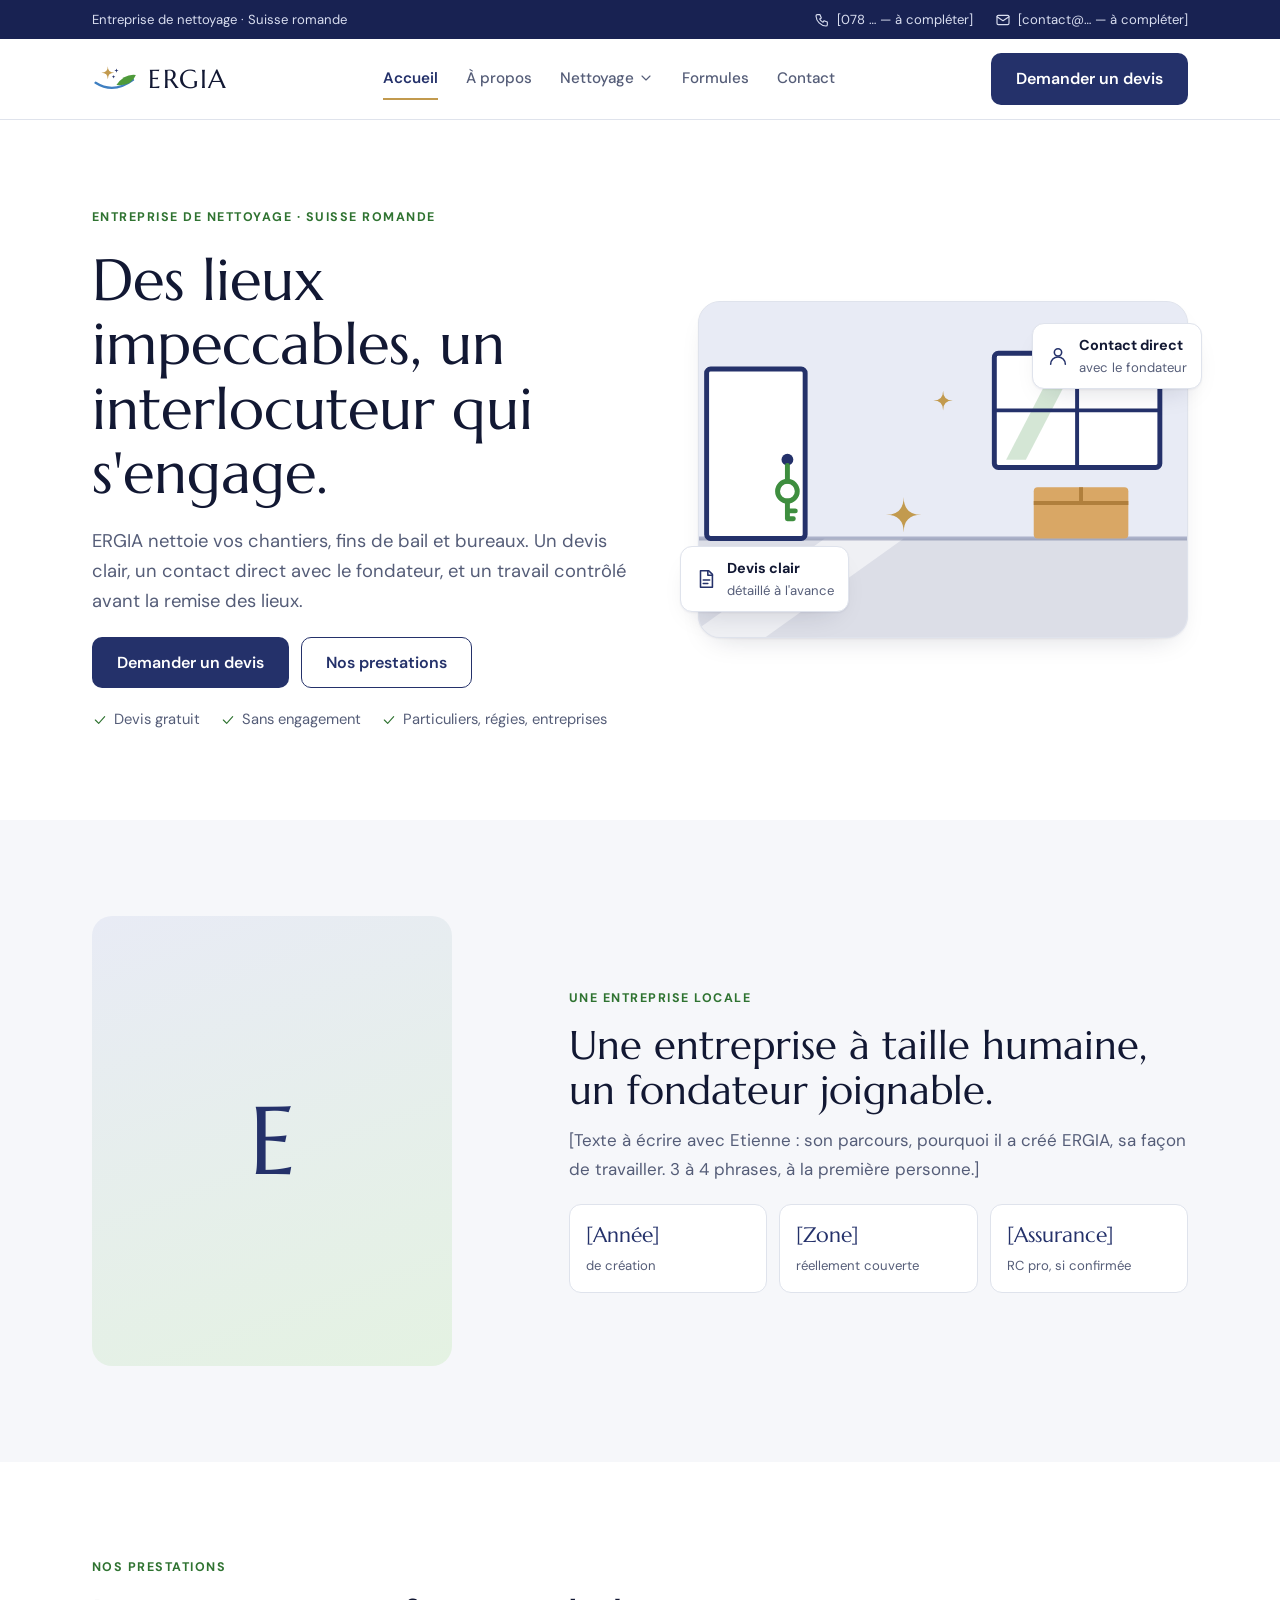
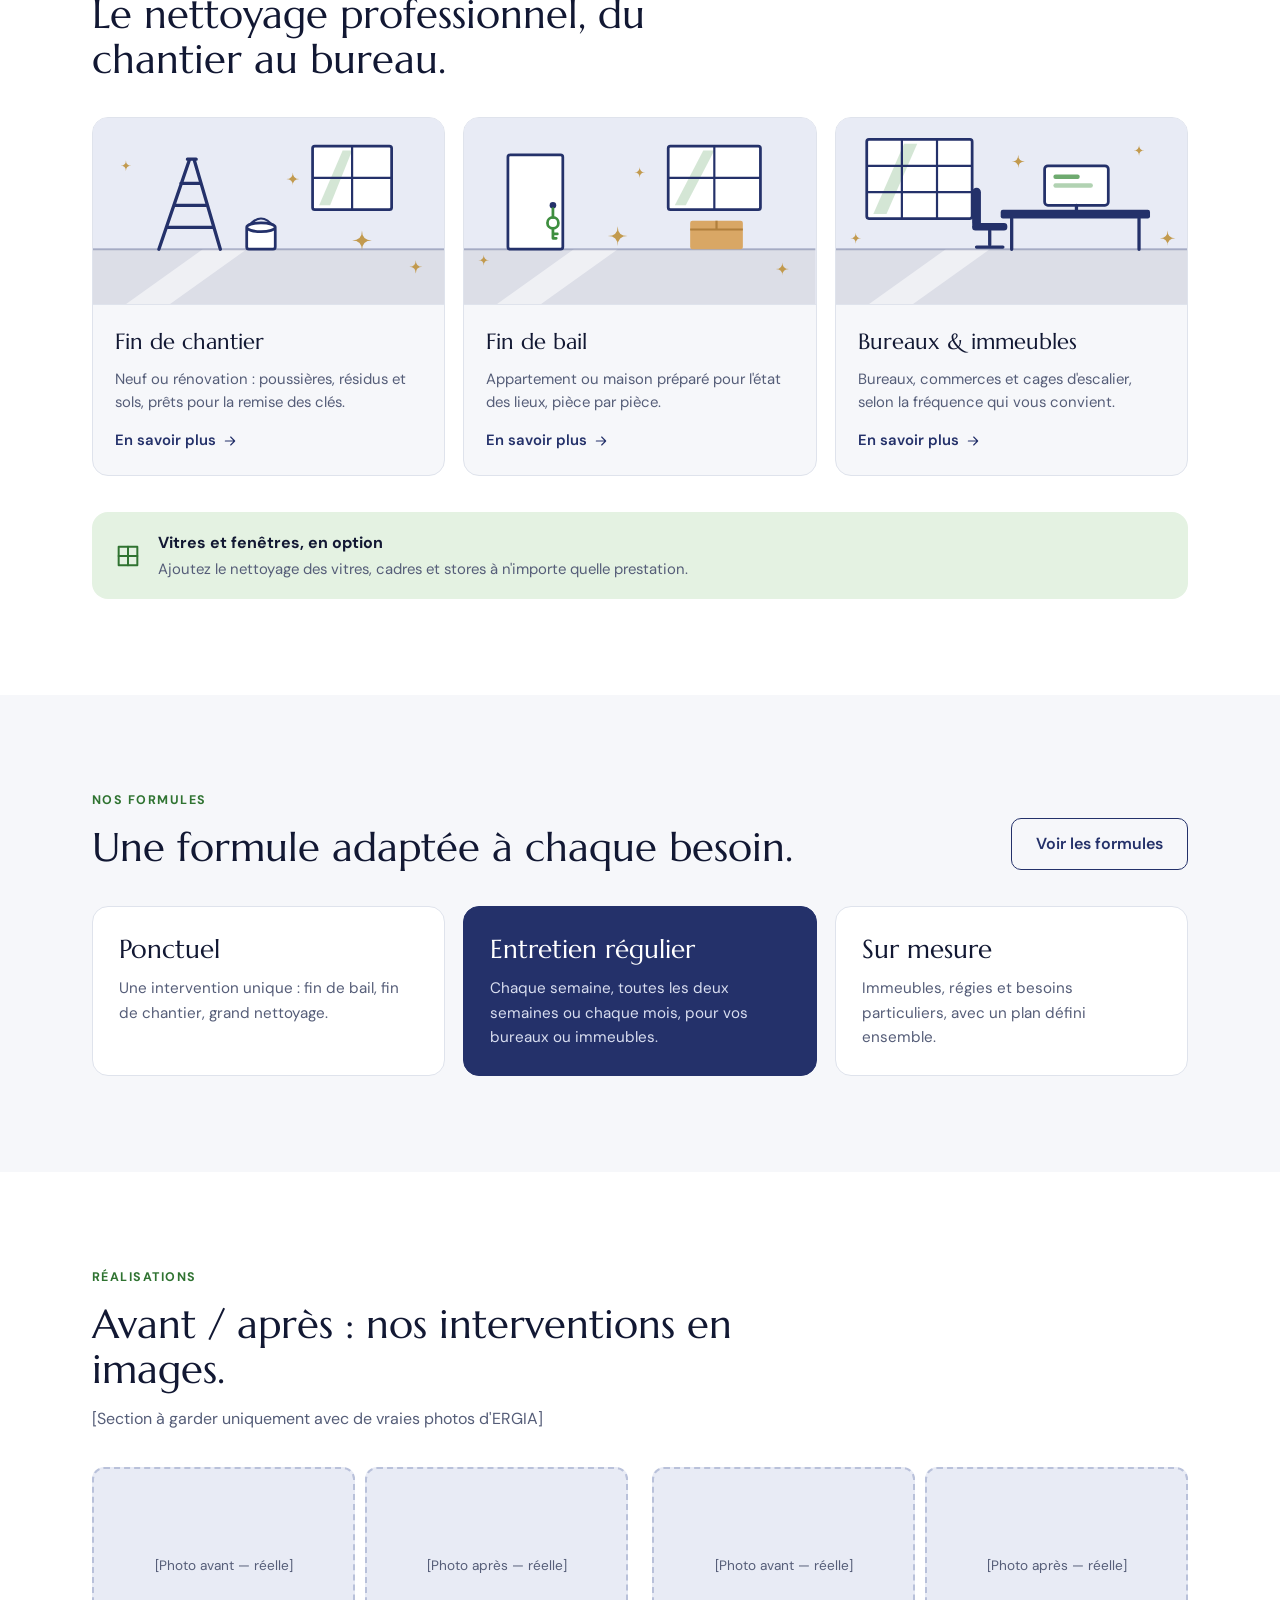
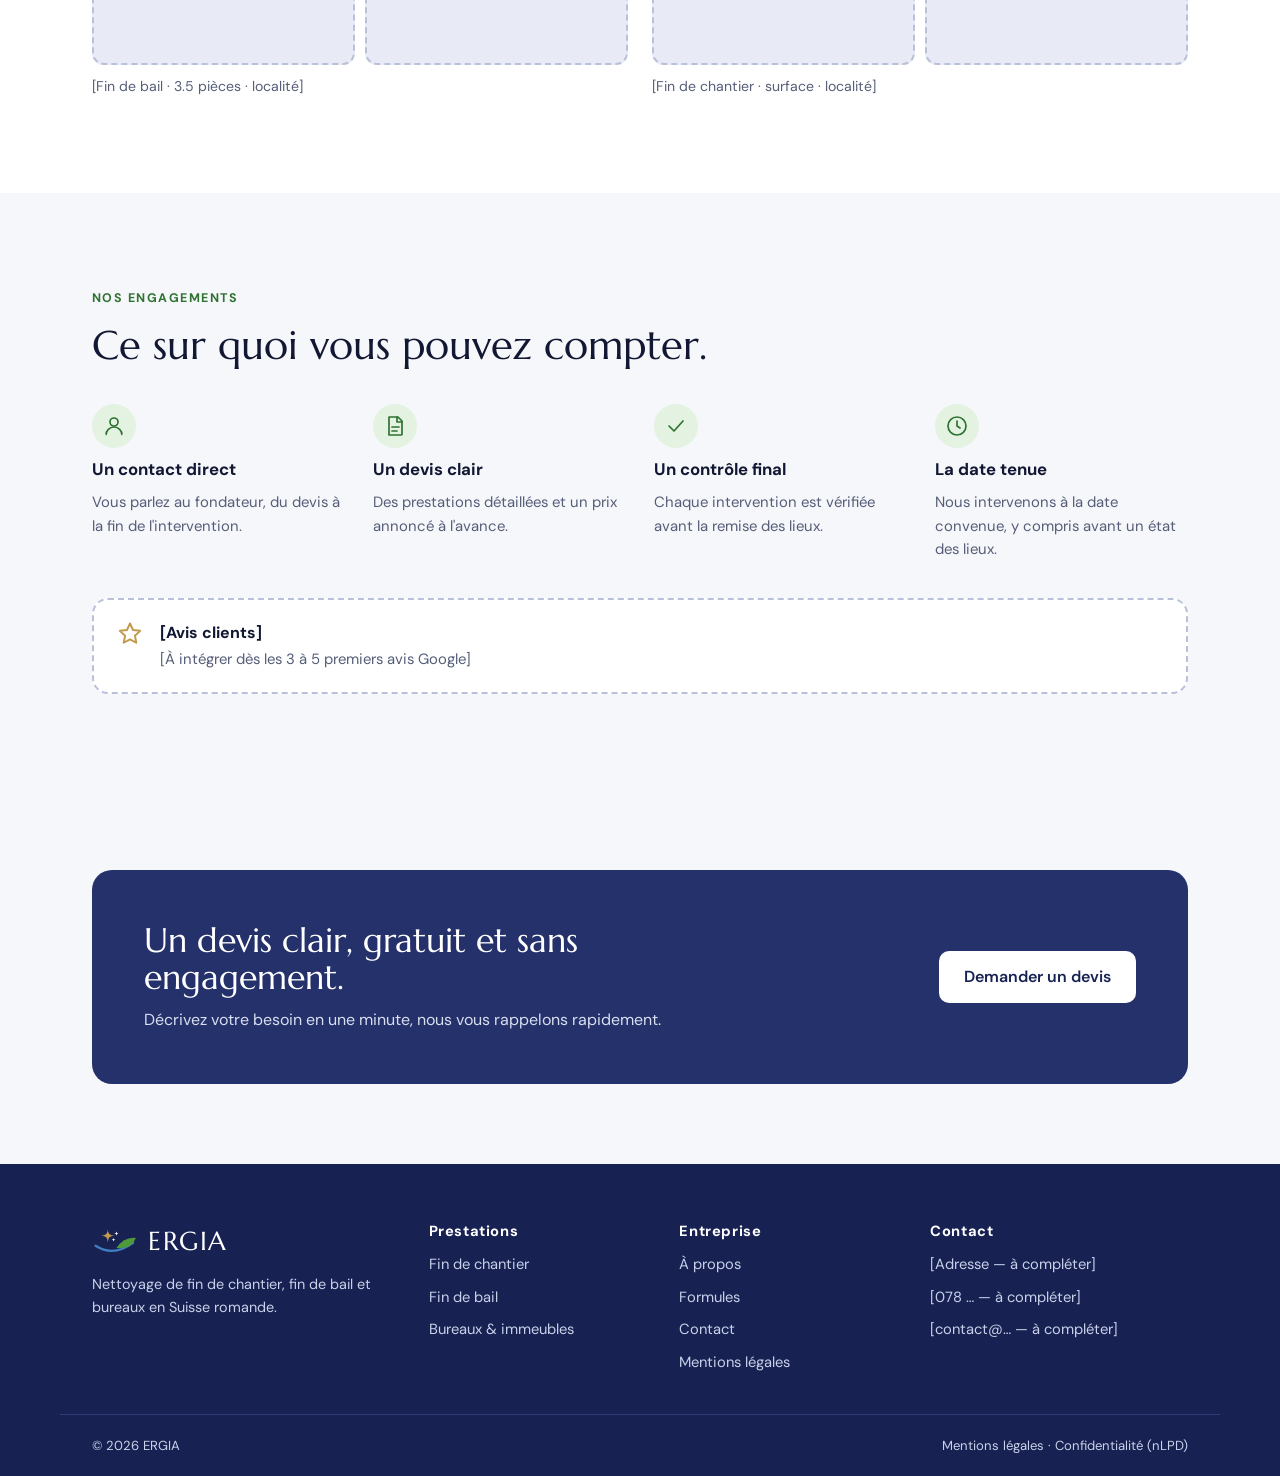
<file: Index.html>
<!DOCTYPE html>
<html lang="fr">
<head>
<meta charset="utf-8">
<meta name="viewport" content="width=device-width, initial-scale=1, viewport-fit=cover">
<title>ERGIA — Entreprise de nettoyage en Suisse romande</title>
<meta name="description" content="ERGIA, entreprise de nettoyage en Suisse romande : fin de chantier, fin de bail, bureaux et immeubles. Vitres en option. Devis gratuit et sans engagement.">
<link rel="preconnect" href="https://fonts.googleapis.com">
<link rel="preconnect" href="https://fonts.gstatic.com" crossorigin>
<link href="https://fonts.googleapis.com/css2?family=Marcellus&amp;family=DM+Sans:opsz,wght@9..40,400;9..40,500;9..40,600;9..40,700&amp;display=swap" rel="stylesheet">
<style>
  :root {
    --bg: #F6F7FA; --surface: #FFFFFF; --ink: #121833; --ink-soft: #555D78; --line: #DFE3EC;
    --brand: #24316A; --brand-deep: #182252; --brand-soft: #E8EBF5;
    --fresh: #3E8E3F; --fresh-text: #2F7331; --fresh-soft: #E4F2E2; --gold: #C29A4E; --gold-light: #E2C48A;
    --warn: #B4462B; --warn-soft: #F8E3DC;
    --radius: 14px; --shadow: 0 1px 2px rgba(18,24,51,.05), 0 12px 30px -16px rgba(18,24,51,.22);
    --wrap: 1160px; --gutter: clamp(18px, 4vw, 32px);
  }
  * { box-sizing: border-box; }
  [hidden] { display: none !important; }
  html { scroll-behavior: smooth; scroll-padding-top: 90px; -webkit-text-size-adjust: 100%; }
  body { margin: 0; background: var(--bg); color: var(--ink); font-family: 'DM Sans', system-ui, sans-serif; font-size: 16px; line-height: 1.6; -webkit-font-smoothing: antialiased; }
  h1, h2, h3, p, figure, ul, ol { margin: 0; }
  ul, ol { padding: 0; list-style: none; }
  a { color: var(--brand); }
  img, svg { max-width: 100%; }
  h1, h2 { font-family: 'Marcellus', Georgia, serif; font-weight: 400; letter-spacing: 0; line-height: 1.12; }
  h1 { font-size: clamp(2.1rem, 5.2vw, 3.6rem); }
  h2 { font-size: clamp(1.65rem, 3.4vw, 2.5rem); max-width: 22ch; }
  h3 { font-size: 1.15rem; font-weight: 700; line-height: 1.3; }
  .wrap { width: 100%; max-width: var(--wrap); margin: 0 auto; padding-inline: var(--gutter); }
  .stack { display: flex; flex-direction: column; gap: 14px; }
  .stack-sm { display: flex; flex-direction: column; gap: 10px; }
  .stack-lg { display: flex; flex-direction: column; gap: 36px; }
  .stack-xl { display: flex; flex-direction: column; gap: 56px; }
  .muted { color: var(--ink-soft); }
  .small { font-size: .875rem; }
  .lead { font-size: clamp(1.02rem, 1.6vw, 1.15rem); line-height: 1.65; color: var(--ink-soft); max-width: 56ch; }
  .body-lg { font-size: 1.06rem; line-height: 1.7; color: var(--ink-soft); }
  .eyebrow { font-size: .78rem; font-weight: 700; letter-spacing: .12em; text-transform: uppercase; color: var(--fresh-text); }
  .eyebrow.on-dark { color: var(--gold-light); }
  .ico { width: 22px; height: 22px; flex-shrink: 0; }
  .ico-sm { width: 16px; height: 16px; }
  .ico-lg { width: 28px; height: 28px; }

  /* Boutons */
  .btn { display: inline-flex; align-items: center; justify-content: center; gap: 8px; min-height: 48px; padding: 12px 24px; border-radius: 10px; font: inherit; font-size: 1rem; font-weight: 600; text-decoration: none; cursor: pointer; border: 1.5px solid transparent; transition: background .15s, border-color .15s, transform .15s; white-space: nowrap; }
  .btn-primary { background: var(--brand); color: #fff; }
  .btn-primary:hover { background: var(--brand-deep); color: #fff; transform: translateY(-1px); }
  .btn-outline { background: transparent; color: var(--brand); border-color: var(--brand); }
  .btn-outline:hover { background: var(--brand-soft); }
  .btn-light { background: #fff; color: var(--brand-deep); }
  .btn-light:hover { background: #EEF1F8; color: var(--brand-deep); }
  .btn:focus-visible, a:focus-visible, button:focus-visible { outline: 3px solid color-mix(in srgb, var(--brand) 40%, transparent); outline-offset: 2px; }
  .btn:disabled { opacity: .7; cursor: default; transform: none; }
  .actions { display: flex; flex-wrap: wrap; gap: 12px; }

  .demo-banner { display: none; background: var(--warn); color: #fff; font-size: .82rem; text-align: center; padding: 6px 12px; }
  .demo-banner.show { display: block; }

  /* Barre du haut + en-tête */
  .topbar { background: var(--brand-deep); color: #D9DEF0; font-size: .82rem; }
  .topbar-row { display: flex; justify-content: space-between; align-items: center; gap: 16px; padding-block: 9px; }
  .topbar-links { display: flex; gap: 22px; }
  .topbar a { color: #D9DEF0; text-decoration: none; display: inline-flex; gap: 7px; align-items: center; }
  .topbar a:hover { color: #fff; }
  @media (max-width: 760px) { .topbar-row > span:first-child { display: none; } .topbar-row { justify-content: center; } .topbar-links a:last-child { display: none; } }

  .site-header { position: sticky; top: 0; z-index: 40; background: color-mix(in srgb, var(--surface) 94%, transparent); backdrop-filter: saturate(1.4) blur(10px); -webkit-backdrop-filter: saturate(1.4) blur(10px); border-bottom: 1px solid var(--line); }
  .header-row { display: flex; align-items: center; justify-content: space-between; gap: 20px; padding-block: 14px; }
  .brand { display: flex; align-items: center; gap: 10px; text-decoration: none; color: var(--ink); }
  .logo-mark { width: 46px; height: 29px; }
  .wordmark { font-family: 'Marcellus', Georgia, serif; font-size: 1.65rem; letter-spacing: .06em; }
  .main-nav { display: flex; align-items: center; gap: 28px; }
  .main-nav > a, .dd-btn { font: inherit; font-size: .95rem; font-weight: 500; color: var(--ink-soft); text-decoration: none; background: none; border: 0; padding: 8px 0; cursor: pointer; display: inline-flex; align-items: center; gap: 4px; border-bottom: 2px solid transparent; }
  .main-nav > a:hover, .dd-btn:hover { color: var(--ink); }
  .main-nav a.active, .dd-btn.active { color: var(--brand); font-weight: 600; border-bottom-color: var(--gold); }
  .dd { position: relative; }
  .dd-menu { position: absolute; top: calc(100% + 8px); left: -16px; min-width: 250px; background: var(--surface); border: 1px solid var(--line); border-radius: 12px; box-shadow: var(--shadow); padding: 8px; display: none; flex-direction: column; }
  .dd-menu::before { content: ""; position: absolute; left: 0; right: 0; top: -10px; height: 10px; }
  .dd:hover .dd-menu, .dd:focus-within .dd-menu, .dd.open .dd-menu { display: flex; }
  .dd-menu a { padding: 10px 12px; border-radius: 8px; text-decoration: none; color: var(--ink); font-size: .95rem; }
  .dd-menu a:hover { background: var(--brand-soft); }
  .menu-btn { display: none; width: 48px; height: 48px; border: 1px solid var(--line); border-radius: 10px; background: var(--surface); color: var(--ink); align-items: center; justify-content: center; cursor: pointer; }
  .mobile-menu { display: none; }
  @media (max-width: 980px) {
    .main-nav, .header-cta { display: none; }
    .menu-btn { display: inline-flex; }
    .mobile-menu.open { display: flex; flex-direction: column; gap: 2px; padding: 8px var(--gutter) 20px; border-top: 1px solid var(--line); max-height: calc(100vh - 120px); overflow-y: auto; }
    .mobile-menu a { padding: 12px 4px; text-decoration: none; color: var(--ink); font-weight: 500; border-bottom: 1px solid var(--line); }
    .mobile-menu a.sub { padding-left: 18px; font-weight: 400; color: var(--ink-soft); }
    .mobile-menu .mm-label { padding: 12px 4px 4px; font-size: .78rem; font-weight: 700; letter-spacing: .1em; text-transform: uppercase; color: var(--fresh-text); }
    .mobile-menu .btn { margin-top: 14px; border-bottom: 0; color: #fff; }
  }

  /* Pages */
  html.js .page { display: none; }
  html.js .page.on { display: block; animation: fade .25s ease; }
  @keyframes fade { from { opacity: 0; } to { opacity: 1; } }

  /* Hero */
  .hero { background: var(--surface); }
  .hero-grid { display: grid; grid-template-columns: 1.05fr .95fr; gap: clamp(28px, 5vw, 64px); align-items: center; padding-block: clamp(40px, 7vw, 88px); }
  .hero-copy { display: flex; flex-direction: column; gap: 20px; }
  .ticks { display: flex; flex-wrap: wrap; gap: 8px 20px; font-size: .92rem; color: var(--ink-soft); }
  .ticks li { display: flex; align-items: center; gap: 6px; }
  .ticks .ico { color: var(--fresh-text); }
  .hero-visual { position: relative; }
  .hero-illus { border-radius: 22px; overflow: hidden; border: 1px solid var(--line); box-shadow: var(--shadow); aspect-ratio: 320 / 220; background: var(--brand-soft); }
  .hero-illus .illus { width: 100%; height: 100%; display: block; }
  .float { position: absolute; display: flex; align-items: center; gap: 10px; background: var(--surface); border: 1px solid var(--line); border-radius: 12px; padding: 10px 14px; box-shadow: var(--shadow); font-size: .82rem; color: var(--ink-soft); }
  .float strong { display: block; color: var(--ink); font-size: .9rem; }
  .float .ico { color: var(--brand); }
  .f1 { left: -18px; bottom: 26px; }
  .f2 { right: -14px; top: 22px; }
  @media (max-width: 880px) { .hero-grid { grid-template-columns: 1fr; } .f1 { left: 10px; bottom: -18px; } .f2 { right: 10px; top: -18px; } .hero-visual { margin: 12px 0 18px; } }

  /* Sections */
  .sec { padding-block: clamp(56px, 8vw, 96px); background: var(--surface); }
  .sec.alt { background: var(--bg); }
  .sec-head { display: flex; justify-content: space-between; align-items: flex-end; gap: 20px; flex-wrap: wrap; }
  .card { background: var(--surface); border: 1px solid var(--line); border-radius: var(--radius); padding: clamp(20px, 3vw, 30px); }
  .sec:not(.alt) .card { background: var(--bg); }

  /* À propos */
  .about { display: grid; grid-template-columns: .8fr 1.2fr; gap: clamp(28px, 5vw, 64px); align-items: center; }
  .founder-photo { aspect-ratio: 4 / 5; max-width: 360px; width: 100%; border-radius: 20px; background: linear-gradient(160deg, var(--brand-soft), var(--fresh-soft)); display: flex; align-items: center; justify-content: center; }
  .founder-photo span { font-family: 'Marcellus', Georgia, serif; font-size: 6rem; color: var(--brand); }
  .facts { display: grid; grid-template-columns: repeat(3, minmax(0, 1fr)); gap: 12px; margin-top: 6px; }
  .fact { background: var(--surface); border: 1px solid var(--line); border-radius: 12px; padding: 14px 16px; }
  .fact strong { display: block; font-family: 'Marcellus', Georgia, serif; font-weight: 400; font-size: 1.3rem; color: var(--brand); }
  .fact span { font-size: .82rem; color: var(--ink-soft); }
  @media (max-width: 800px) { .about { grid-template-columns: 1fr; } .founder-photo { max-width: 240px; aspect-ratio: 1; } }
  @media (max-width: 480px) { .facts { grid-template-columns: 1fr; } }

  /* Prestations */
  .svc-grid { display: grid; grid-template-columns: repeat(3, minmax(0, 1fr)); gap: 18px; }
  @media (max-width: 1040px) { .svc-grid { grid-template-columns: repeat(2, minmax(0, 1fr)); } }
  @media (max-width: 540px) { .svc-grid { grid-template-columns: 1fr; } }
  .svc-card { display: flex; flex-direction: column; background: var(--bg); border: 1px solid var(--line); border-radius: 16px; overflow: hidden; text-decoration: none; transition: transform .2s, box-shadow .2s, border-color .2s; }
  .svc-card:hover { transform: translateY(-3px); box-shadow: var(--shadow); border-color: color-mix(in srgb, var(--brand) 40%, var(--line)); }
  .svc-media { aspect-ratio: 320 / 170; background: var(--brand-soft); overflow: hidden; border-bottom: 1px solid var(--line); }
  .svc-media .illus { width: 100%; height: 100%; display: block; transition: transform .5s; }
  .svc-card:hover .illus { transform: scale(1.05); }
  .svc-body { display: flex; flex-direction: column; gap: 8px; padding: 20px 22px 22px; flex: 1; }
  .svc-body strong { font-family: 'Marcellus', Georgia, serif; font-weight: 400; font-size: 1.35rem; color: var(--ink); }
  .svc-body span { font-size: .93rem; color: var(--ink-soft); }
  .svc-body em { font-style: normal; font-weight: 600; font-size: .93rem; color: var(--brand); margin-top: auto; padding-top: 6px; display: inline-flex; gap: 6px; align-items: center; }
  .option-strip { display: flex; gap: 16px; align-items: center; background: var(--fresh-soft); border-radius: 16px; padding: 18px 22px; }
  .option-strip .ico { color: var(--fresh-text); }
  .option-strip strong { display: block; }
  .option-strip span { font-size: .93rem; color: var(--ink-soft); }

  /* Formules */
  .f-mini-grid, .f-grid { display: grid; grid-template-columns: repeat(3, minmax(0, 1fr)); gap: 18px; align-items: stretch; }
  @media (max-width: 900px) { .f-mini-grid, .f-grid { grid-template-columns: 1fr; } }
  .f-mini { background: var(--surface); border: 1px solid var(--line); border-radius: 16px; padding: 26px; display: flex; flex-direction: column; gap: 10px; }
  .f-mini h3, .f-card h3 { font-family: 'Marcellus', Georgia, serif; font-weight: 400; font-size: 1.6rem; }
  .f-mini p { color: var(--ink-soft); font-size: .95rem; }
  .f-mini.featured, .f-card.featured { background: var(--brand); border-color: var(--brand); color: #fff; }
  .f-mini.featured p, .f-card.featured p { color: #D9DEF0; }
  .f-card { background: var(--bg); border: 1px solid var(--line); border-radius: 20px; padding: 30px; display: flex; flex-direction: column; gap: 16px; }
  .f-card ul { display: flex; flex-direction: column; gap: 10px; padding-top: 14px; border-top: 1px solid var(--line); }
  .f-card.featured ul { border-top-color: #3A4A8A; }
  .f-card li { display: flex; gap: 10px; align-items: flex-start; font-size: .95rem; }
  .f-card li .ico { color: var(--fresh-text); margin-top: 3px; }
  .f-card.featured li .ico { color: var(--gold-light); }
  .f-card .price { font-size: .9rem; margin-top: auto; }
  .f-card .btn { align-self: flex-start; }
  .tag { align-self: flex-start; background: var(--gold); color: var(--brand-deep); font-size: .75rem; font-weight: 700; padding: 5px 10px; border-radius: 99px; }
  .factor-grid { display: grid; grid-template-columns: repeat(4, minmax(0, 1fr)); gap: 16px; }
  @media (max-width: 900px) { .factor-grid { grid-template-columns: repeat(2, minmax(0, 1fr)); } }
  @media (max-width: 460px) { .factor-grid { grid-template-columns: 1fr; } }
  .factor { display: flex; flex-direction: column; gap: 8px; }
  .factor .ico { color: var(--brand); }
  .factor span { font-size: .9rem; color: var(--ink-soft); }

  /* Avant / après */
  .ba-grid { display: grid; grid-template-columns: repeat(2, minmax(0, 1fr)); gap: 24px; }
  @media (max-width: 760px) { .ba-grid { grid-template-columns: 1fr; } }
  .ba-pair { display: grid; grid-template-columns: repeat(2, minmax(0, 1fr)); gap: 10px; }
  .ph { aspect-ratio: 4 / 3; background: var(--brand-soft); border: 2px dashed #B9C1DA; border-radius: 12px; display: flex; align-items: center; justify-content: center; text-align: center; padding: 12px; font-size: .85rem; color: var(--ink-soft); }
  .ba figcaption { margin-top: 10px; font-size: .88rem; color: var(--ink-soft); }

  /* Engagements */
  .why-grid { display: grid; grid-template-columns: repeat(4, minmax(0, 1fr)); gap: 28px; }
  @media (max-width: 900px) { .why-grid { grid-template-columns: repeat(2, minmax(0, 1fr)); } }
  @media (max-width: 460px) { .why-grid { grid-template-columns: 1fr; } }
  .why { display: flex; flex-direction: column; gap: 8px; }
  .why .ico { width: 44px; height: 44px; padding: 10px; border-radius: 50%; background: var(--fresh-soft); color: var(--fresh-text); }
  .why strong { font-size: 1.05rem; }
  .why span { font-size: .93rem; color: var(--ink-soft); }
  .note-box { display: flex; gap: 16px; align-items: flex-start; background: var(--surface); border: 2px dashed #B9C1DA; border-radius: 16px; padding: 20px 22px; }
  .note-box .ico { color: var(--gold); }
  .note-box strong { display: block; }
  .note-box span { font-size: .93rem; color: var(--ink-soft); }

  /* Bandeau titre des pages internes */
  .band { background: var(--brand); color: #fff; }
  .band .wrap { display: flex; flex-direction: column; gap: 14px; padding-block: clamp(40px, 7vw, 72px); }
  .band h1 { color: #fff; max-width: 20ch; }
  .band .lead { color: #D9DEF0; }
  .crumb { font-size: .85rem; color: #C9D1EA; }
  .crumb a { color: #fff; }

  /* Page service */
  .split { display: grid; grid-template-columns: 1.6fr 1fr; gap: clamp(28px, 4vw, 48px); align-items: start; padding-block: clamp(48px, 7vw, 80px); }
  @media (max-width: 900px) { .split { grid-template-columns: 1fr; } }
  .inc-grid { display: grid; grid-template-columns: repeat(2, minmax(0, 1fr)); gap: 12px; }
  @media (max-width: 600px) { .inc-grid { grid-template-columns: 1fr; } }
  .inc { display: flex; gap: 12px; align-items: flex-start; background: var(--surface); border: 1px solid var(--line); border-radius: 14px; padding: 16px 18px; }
  .ico-check { width: 26px; height: 26px; padding: 5px; border-radius: 50%; background: var(--fresh-soft); color: var(--fresh-text); }
  .inc strong { display: block; }
  .inc span { font-size: .9rem; color: var(--ink-soft); }
  .steps { display: flex; flex-direction: column; gap: 18px; }
  .step { display: flex; gap: 14px; align-items: flex-start; }
  .step-n { width: 36px; height: 36px; flex-shrink: 0; border-radius: 50%; background: var(--brand); color: #fff; font-weight: 700; display: flex; align-items: center; justify-content: center; }
  .step strong { display: block; }
  .step span { color: var(--ink-soft); font-size: .95rem; }
  .side { display: flex; flex-direction: column; gap: 16px; position: sticky; top: 100px; }
  @media (max-width: 900px) { .side { position: static; } }
  .side-card { display: flex; flex-direction: column; gap: 12px; background: var(--surface) !important; }
  .side-card h3 { font-family: 'Marcellus', Georgia, serif; font-weight: 400; font-size: 1.5rem; }
  .mini-links { display: flex; flex-direction: column; gap: 4px; }
  .mini-link { display: flex; gap: 10px; align-items: center; padding: 10px; border-radius: 10px; text-decoration: none; color: var(--ink); }
  .mini-link:hover { background: var(--brand-soft); }
  .mini-link .ico { color: var(--brand); }

  /* Contact + formulaire */
  .contact-grid { display: grid; grid-template-columns: .85fr 1.15fr; gap: clamp(24px, 4vw, 40px); align-items: start; }
  @media (max-width: 900px) { .contact-grid { grid-template-columns: 1fr; } .form-card { order: -1; } }
  .contact-card { display: flex; flex-direction: column; gap: 18px; }
  .who { display: flex; gap: 14px; align-items: center; }
  .who-photo { width: 64px; height: 64px; border-radius: 50%; background: var(--brand-soft); display: flex; align-items: center; justify-content: center; font-family: 'Marcellus', Georgia, serif; font-size: 1.8rem; color: var(--brand); flex-shrink: 0; }
  .who-name { display: block; font-family: 'Marcellus', Georgia, serif; font-weight: 400; font-size: 1.4rem; }
  .who .muted { font-size: .88rem; }
  .c-line { display: flex; gap: 12px; align-items: flex-start; }
  .c-line .ico { width: 40px; height: 40px; padding: 10px; border-radius: 12px; background: var(--brand-soft); color: var(--brand); }
  .c-line span { display: block; font-size: .8rem; color: var(--ink-soft); }
  .c-line strong { font-size: .98rem; word-break: break-word; }
  .chips { display: flex; flex-wrap: wrap; gap: 8px; margin-top: 12px; }
  .chip { background: var(--brand-soft); color: var(--brand); font-size: .82rem; font-weight: 600; padding: 7px 12px; border-radius: 99px; }

  .form-card { background: var(--surface) !important; box-shadow: var(--shadow); }
  .form-title { font-size: clamp(1.5rem, 3vw, 1.9rem); max-width: none; }
  .progress { margin-top: 16px; }
  .progress-label { display: flex; justify-content: space-between; font-size: .76rem; color: var(--ink-soft); font-weight: 500; }
  .progress-bar { height: 6px; background: var(--brand-soft); border-radius: 99px; margin-top: 8px; overflow: hidden; }
  .progress-bar span { display: block; height: 100%; width: 33%; background: linear-gradient(90deg, var(--brand), var(--fresh)); border-radius: 99px; transition: width .3s; }
  form { margin-top: 20px; }
  fieldset.pane { border: 0; margin: 0; padding: 0; display: flex; flex-direction: column; gap: 14px; min-width: 0; }
  .q { font-weight: 600; padding: 0; margin-bottom: 2px; }
  .field { display: flex; flex-direction: column; gap: 6px; }
  .field label, .field-label { font-size: .82rem; font-weight: 500; color: var(--ink-soft); }
  .row-2 { display: grid; grid-template-columns: repeat(2, minmax(0, 1fr)); gap: 12px; }
  @media (max-width: 460px) { .row-2 { grid-template-columns: 1fr; } }
  input, select, textarea { font: inherit; font-size: 16px; padding: 12px 13px; border: 1px solid var(--line); border-radius: 10px; background: var(--bg); color: var(--ink); width: 100%; min-height: 48px; }
  textarea { min-height: 84px; resize: vertical; }
  input:focus, select:focus, textarea:focus { outline: none; border-color: var(--brand); background: var(--surface); box-shadow: 0 0 0 4px color-mix(in srgb, var(--brand) 16%, transparent); }
  .tiles { display: grid; grid-template-columns: repeat(2, minmax(0, 1fr)); gap: 8px; }
  .tile { position: relative; }
  .tile input { position: absolute; opacity: 0; width: 1px; height: 1px; min-height: 0; }
  .tile label { display: flex; align-items: center; gap: 10px; height: 100%; min-height: 52px; padding: 11px 12px; border: 1px solid var(--line); border-radius: 10px; background: var(--bg); font-size: .9rem; font-weight: 500; color: var(--ink); cursor: pointer; }
  .tile label .ico { color: var(--brand); width: 20px; height: 20px; }
  .tile label:hover { border-color: var(--brand); }
  .tile input:checked + label { border-color: var(--brand); background: var(--brand-soft); box-shadow: inset 0 0 0 1px var(--brand); }
  .tile input:focus-visible + label { box-shadow: 0 0 0 4px color-mix(in srgb, var(--brand) 20%, transparent); }
  .addon { display: flex; gap: 12px; align-items: flex-start; padding: 13px 14px; border: 1px solid color-mix(in srgb, var(--fresh) 45%, var(--line)); border-radius: 10px; background: var(--fresh-soft); cursor: pointer; }
  .addon input { width: 20px; height: 20px; min-height: 0; flex-shrink: 0; margin: 1px 0 0; padding: 0; accent-color: var(--fresh); }
  .addon strong { display: block; font-size: .92rem; }
  .addon small { display: block; font-size: .8rem; color: var(--ink-soft); }
  .nav-btns { display: flex; gap: 10px; margin-top: 4px; }
  .nav-btns .btn-primary { flex: 1; }
  .consent { display: flex; gap: 10px; align-items: flex-start; font-size: .8rem; color: var(--ink-soft); line-height: 1.5; }
  .consent input { width: 20px; height: 20px; min-height: 0; flex-shrink: 0; padding: 0; margin-top: 1px; accent-color: var(--brand); }
  .hp { position: absolute; left: -9999px; width: 1px; height: 1px; overflow: hidden; }
  .form-error { display: none; font-size: .86rem; color: var(--warn); background: var(--warn-soft); padding: 10px 12px; border-radius: 10px; }
  .form-error.show { display: block; }
  .success { display: none; }
  .success.show { display: block; }
  .success-check { width: 52px; height: 52px; border-radius: 50%; background: var(--fresh); color: #fff; display: flex; align-items: center; justify-content: center; font-size: 1.4rem; margin-bottom: 16px; box-shadow: 0 0 0 8px var(--fresh-soft); }
  .success ol { list-style: decimal; padding-left: 20px; margin-top: 16px; color: var(--ink-soft); display: flex; flex-direction: column; gap: 8px; }

  /* Mentions légales */
  .prose { display: flex; flex-direction: column; gap: 14px; max-width: 760px; }
  .prose h2 { font-size: 1.6rem; margin-top: 12px; }
  .prose p { color: var(--ink-soft); }

  /* Bandeau d'appel + pied de page */
  .cta-band { background: var(--bg); padding-block: clamp(48px, 7vw, 80px); }
  .cta-box { background: var(--brand); border-radius: 20px; padding: clamp(28px, 5vw, 52px); display: flex; align-items: center; justify-content: space-between; gap: 24px; flex-wrap: wrap; }
  .cta-box h2 { color: #fff; font-size: clamp(1.5rem, 3vw, 2.1rem); }
  .cta-box p { color: #D9DEF0; }
  .site-footer { background: var(--brand-deep); color: #C9D1EA; padding-top: 56px; }
  .foot-grid { display: grid; grid-template-columns: 1.4fr 1fr 1fr 1.2fr; gap: 36px; }
  @media (max-width: 860px) { .foot-grid { grid-template-columns: repeat(2, minmax(0, 1fr)); } }
  @media (max-width: 480px) { .foot-grid { grid-template-columns: 1fr; } }
  .brand-light { color: #fff; }
  .brand-light .logo-mark path[fill="var(--brand)"] { fill: #fff; }
  .site-footer p { font-size: .9rem; max-width: 300px; }
  .foot-col { display: flex; flex-direction: column; gap: 9px; font-size: .92rem; }
  .foot-col strong { color: #fff; letter-spacing: .04em; }
  .foot-col a, .foot-bottom a { color: #C9D1EA; text-decoration: none; }
  .foot-col a:hover, .foot-bottom a:hover { color: #fff; }
  .foot-bottom { display: flex; justify-content: space-between; flex-wrap: wrap; gap: 10px; font-size: .82rem; border-top: 1px solid #2E3B75; margin-top: 40px; padding-block: 20px calc(20px + env(safe-area-inset-bottom, 0px)); }

  /* Barre mobile fixe */
  .mobile-bar { display: none; }
  @media (max-width: 700px) {
    .mobile-bar { display: flex; gap: 8px; position: fixed; left: 0; right: 0; bottom: 0; z-index: 50; padding: 10px 12px calc(10px + env(safe-area-inset-bottom, 0px)); background: color-mix(in srgb, var(--surface) 94%, transparent); backdrop-filter: blur(10px); -webkit-backdrop-filter: blur(10px); border-top: 1px solid var(--line); transition: transform .2s; }
    .mobile-bar.hide { transform: translateY(110%); }
    .mobile-bar .btn-primary { flex: 1; }
    .site-footer { padding-bottom: 76px; }
  }

  /* Illustrations */
  .i-wall { fill: var(--brand-soft); }
  .i-floor { fill: color-mix(in srgb, var(--brand) 16%, var(--surface)); }
  .i-shine { fill: var(--surface); opacity: .55; }
  .i-base { stroke: var(--brand); stroke-width: 2; opacity: .3; }
  .i-glass { fill: var(--surface); stroke: var(--brand); stroke-width: 2.5; }
  .i-thin { fill: none; stroke: var(--brand); stroke-width: 2; }
  .i-glint { fill: var(--fresh); opacity: .22; }
  .i-line { fill: none; stroke: var(--brand); stroke-width: 3; stroke-linecap: round; stroke-linejoin: round; }
  .i-solid { fill: var(--brand); }
  .i-soft { fill: var(--surface); stroke: var(--brand); stroke-width: 2.5; }
  .i-fresh { fill: var(--fresh); }
  .i-fresh-line { fill: none; stroke: var(--fresh); stroke-width: 2.5; stroke-linecap: round; stroke-linejoin: round; }
  .i-warm { fill: #D9A765; }
  .i-warm-line { fill: none; stroke: #B07F3C; stroke-width: 2; }
  .i-cushion { fill: var(--surface); opacity: .22; }
  .i-spark { fill: var(--gold); }
  @media (prefers-reduced-motion: reduce) { * { transition: none !important; animation: none !important; scroll-behavior: auto !important; } }

</style>
<script>document.documentElement.classList.add("js");</script>
</head>
<body>
<div class="demo-banner" id="demoBanner">Mode démo : le formulaire n'est pas encore branché, les demandes ne sont enregistrées nulle part.</div>

<div class="topbar">
<div class="wrap topbar-row">
<span>Entreprise de nettoyage · Suisse romande</span>
<span class="topbar-links"><a href="#contact"><svg class="ico ico-sm" viewBox="0 0 24 24" fill="none" stroke="currentColor" stroke-width="1.7" stroke-linecap="round" stroke-linejoin="round" aria-hidden="true"><path d="M5 4h4l2 5-2.5 1.5a11 11 0 0 0 5 5L15 13l5 2v4a2 2 0 0 1-2 2A16 16 0 0 1 3 6a2 2 0 0 1 2-2"/></svg>[078 … — à compléter]</a><a href="#contact"><svg class="ico ico-sm" viewBox="0 0 24 24" fill="none" stroke="currentColor" stroke-width="1.7" stroke-linecap="round" stroke-linejoin="round" aria-hidden="true"><rect x="3" y="5" width="18" height="14" rx="2"/><path d="M3 7l9 6 9-6"/></svg>[contact@… — à compléter]</a></span>
</div>
</div>

<header class="site-header">
<div class="wrap header-row">
<a class="brand" href="#accueil" aria-label="ERGIA, accueil"><svg class="logo-mark" viewBox="0 0 64 40" aria-hidden="true"><path d="M22 3Q22 12 31 12Q22 12 22 21Q22 12 13 12Q22 12 22 3Z" fill="#C29A4E"/><path d="M34 6Q34 9 37 9Q34 9 34 12Q34 9 31 9Q34 9 34 6Z" fill="var(--brand)"/><path d="M30 15.0Q30 17.5 32.5 17.5Q30 17.5 30 20.0Q30 17.5 27.5 17.5Q30 17.5 30 15.0Z" fill="var(--brand)"/><path d="M5 26Q30 42 57 22" stroke="#3F7FC1" stroke-width="3.2" fill="none" stroke-linecap="round"/><path d="M34 29Q45 13 61 15Q55 31 34 29Z" fill="#4E9A3A"/></svg><span class="wordmark">ERGIA</span></a>
<nav class="main-nav" aria-label="Navigation principale">
<a href="#accueil" data-nav="accueil">Accueil</a>
<a href="#apropos" data-nav="accueil-apropos">À propos</a>
<div class="dd">
<button type="button" class="dd-btn" aria-expanded="false" aria-haspopup="true">Nettoyage <svg class="ico ico-sm" viewBox="0 0 24 24" fill="none" stroke="currentColor" stroke-width="1.7" stroke-linecap="round" stroke-linejoin="round" aria-hidden="true"><path d="M6 9l6 6 6-6"/></svg></button>
<div class="dd-menu"><a href="#fin-de-chantier">Fin de chantier</a><a href="#fin-de-bail">Fin de bail</a><a href="#bureaux">Bureaux &amp; immeubles</a></div>
</div>
<a href="#formules" data-nav="formules">Formules</a>
<a href="#contact" data-nav="contact">Contact</a>
</nav>
<a class="btn btn-primary header-cta" href="#contact">Demander un devis</a>
<button type="button" class="menu-btn" id="menuBtn" aria-expanded="false" aria-controls="mobileMenu" aria-label="Ouvrir le menu"><svg class="ico" viewBox="0 0 24 24" fill="none" stroke="currentColor" stroke-width="1.7" stroke-linecap="round" stroke-linejoin="round" aria-hidden="true"><path d="M4 7h16M4 12h16M4 17h16"/></svg></button>
</div>
<nav class="mobile-menu" id="mobileMenu" aria-label="Menu mobile">
<a href="#accueil">Accueil</a>
<a href="#apropos">À propos</a>
<span class="mm-label">Nettoyage</span>
<a class="sub" href="#fin-de-chantier">Fin de chantier</a><a class="sub" href="#fin-de-bail">Fin de bail</a><a class="sub" href="#bureaux">Bureaux &amp; immeubles</a>
<a href="#formules">Formules</a>
<a href="#contact">Contact</a>
<a class="btn btn-primary" href="#contact">Demander un devis</a>
</nav>
</header>

<main>
<!-- ================= ACCUEIL ================= -->
<section class="page" id="accueil" data-title="Entreprise de nettoyage en Suisse romande">
<div class="hero">
<div class="wrap hero-grid">
<div class="hero-copy">
<span class="eyebrow">Entreprise de nettoyage · Suisse romande</span>
<h1>Des lieux impeccables, un interlocuteur qui s'engage.</h1>
<p class="lead">ERGIA nettoie vos chantiers, fins de bail et bureaux. Un devis clair, un contact direct avec le fondateur, et un travail contrôlé avant la remise des lieux.</p>
<div class="actions"><a class="btn btn-primary" href="#contact">Demander un devis</a><a class="btn btn-outline" href="#prestations">Nos prestations</a></div>
<ul class="ticks"><li><svg class="ico ico-sm" viewBox="0 0 24 24" fill="none" stroke="currentColor" stroke-width="1.7" stroke-linecap="round" stroke-linejoin="round" aria-hidden="true"><path d="M5 12l5 5 9-10"/></svg>Devis gratuit</li><li><svg class="ico ico-sm" viewBox="0 0 24 24" fill="none" stroke="currentColor" stroke-width="1.7" stroke-linecap="round" stroke-linejoin="round" aria-hidden="true"><path d="M5 12l5 5 9-10"/></svg>Sans engagement</li><li><svg class="ico ico-sm" viewBox="0 0 24 24" fill="none" stroke="currentColor" stroke-width="1.7" stroke-linecap="round" stroke-linejoin="round" aria-hidden="true"><path d="M5 12l5 5 9-10"/></svg>Particuliers, régies, entreprises</li></ul>
</div>
<div class="hero-visual">
<div class="hero-illus"><svg class="illus" viewBox="0 0 320 170" preserveAspectRatio="xMidYMid slice" aria-hidden="true"><rect class="i-wall" width="320" height="120"></rect><rect class="i-floor" y="120" width="320" height="50"></rect><polygon class="i-shine" points="30,170 100,120 140,120 70,170"></polygon><line class="i-base" x1="0" y1="120" x2="320" y2="120"></line><rect class="i-soft" x="40" y="34" width="50" height="86" rx="2"></rect><circle class="i-solid" cx="81" cy="80" r="3"></circle><path class="i-fresh-line" d="M81 83V91"></path><circle class="i-fresh-line" cx="81" cy="96" r="5"></circle><path class="i-fresh-line" d="M81 101V110M81 106H85M81 110H84"></path><rect class="i-glass" x="186" y="26" width="84" height="58" rx="2"></rect><polygon class="i-glint" points="192,80 217.92000000000002,30 228,30 202,80"></polygon><path class="i-thin" d="M228 26V84M186 55H270"></path><rect class="i-warm" x="206" y="94" width="48" height="26" rx="2"></rect><path class="i-warm-line" d="M206 102H254M230 94V102"></path><path class="i-spark" d="M140 99Q140 108 149 108Q140 108 140 117Q140 108 131 108Q140 108 140 99Z"></path><path class="i-spark" d="M290 132Q290 138 296 138Q290 138 290 144Q290 138 284 138Q290 138 290 132Z"></path><path class="i-spark" d="M160 45Q160 50 165 50Q160 50 160 55Q160 50 155 50Q160 50 160 45Z"></path><path class="i-spark" d="M18 125Q18 130 23 130Q18 130 18 135Q18 130 13 130Q18 130 18 125Z"></path></svg></div>
<div class="float f1"><svg class="ico" viewBox="0 0 24 24" fill="none" stroke="currentColor" stroke-width="1.7" stroke-linecap="round" stroke-linejoin="round" aria-hidden="true"><path d="M6 3h9l4 4v14H6z"/><path d="M14 3v5h5M9 13h7M9 17h5"/></svg><span><strong>Devis clair</strong>détaillé à l'avance</span></div>
<div class="float f2"><svg class="ico" viewBox="0 0 24 24" fill="none" stroke="currentColor" stroke-width="1.7" stroke-linecap="round" stroke-linejoin="round" aria-hidden="true"><circle cx="12" cy="8" r="4"/><path d="M4 21a8 8 0 0 1 16 0"/></svg><span><strong>Contact direct</strong>avec le fondateur</span></div>
</div>
</div>
</div>

<div class="sec alt" id="apropos">
<div class="wrap about">
<div class="founder-photo"><span>E</span></div>
<div class="stack">
<span class="eyebrow">Une entreprise locale</span>
<h2>Une entreprise à taille humaine, un fondateur joignable.</h2>
<p class="body-lg">[Texte à écrire avec Etienne : son parcours, pourquoi il a créé ERGIA, sa façon de travailler. 3 à 4 phrases, à la première personne.]</p>
<div class="facts">
<div class="fact"><strong>[Année]</strong><span>de création</span></div>
<div class="fact"><strong>[Zone]</strong><span>réellement couverte</span></div>
<div class="fact"><strong>[Assurance]</strong><span>RC pro, si confirmée</span></div>
</div>
</div>
</div>
</div>

<div class="sec" id="prestations">
<div class="wrap stack-lg">
<div class="sec-head"><div class="stack"><span class="eyebrow">Nos prestations</span><h2>Le nettoyage professionnel, du chantier au bureau.</h2></div></div>
<div class="svc-grid"><a class="svc-card" href="#fin-de-chantier">
<div class="svc-media"><svg class="illus" viewBox="0 0 320 170" preserveAspectRatio="xMidYMid slice" aria-hidden="true"><rect class="i-wall" width="320" height="120"></rect><rect class="i-floor" y="120" width="320" height="50"></rect><polygon class="i-shine" points="30,170 100,120 140,120 70,170"></polygon><line class="i-base" x1="0" y1="120" x2="320" y2="120"></line><rect class="i-glass" x="200" y="26" width="72" height="58" rx="2"></rect><polygon class="i-glint" points="206,80 227.36,30 236,30 216,80"></polygon><path class="i-thin" d="M236 26V84M200 55H272"></path><path class="i-line" d="M60 120L88 38M116 120L92 38M86 38H94M67 100H110M74 80H104M80 60H98"></path><path class="i-line" style="stroke-width:2" d="M141 100Q153 84 165 100"></path><rect class="i-soft" x="140" y="100" width="26" height="20" rx="2"></rect><ellipse class="i-soft" cx="153" cy="100" rx="13" ry="4"></ellipse><path class="i-spark" d="M245 103Q245 112 254 112Q245 112 245 121Q245 112 236 112Q245 112 245 103Z"></path><path class="i-spark" d="M182 50Q182 56 188 56Q182 56 182 62Q182 56 176 56Q182 56 182 50Z"></path><path class="i-spark" d="M294 130Q294 136 300 136Q294 136 294 142Q294 136 288 136Q294 136 294 130Z"></path><path class="i-spark" d="M30 39Q30 44 35 44Q30 44 30 49Q30 44 25 44Q30 44 30 39Z"></path></svg></div>
<div class="svc-body"><strong>Fin de chantier</strong><span>Neuf ou rénovation : poussières, résidus et sols, prêts pour la remise des clés.</span><em>En savoir plus <svg class="ico ico-sm" viewBox="0 0 24 24" fill="none" stroke="currentColor" stroke-width="1.7" stroke-linecap="round" stroke-linejoin="round" aria-hidden="true"><path d="M5 12h14M13 6l6 6-6 6"/></svg></em></div>
</a><a class="svc-card" href="#fin-de-bail">
<div class="svc-media"><svg class="illus" viewBox="0 0 320 170" preserveAspectRatio="xMidYMid slice" aria-hidden="true"><rect class="i-wall" width="320" height="120"></rect><rect class="i-floor" y="120" width="320" height="50"></rect><polygon class="i-shine" points="30,170 100,120 140,120 70,170"></polygon><line class="i-base" x1="0" y1="120" x2="320" y2="120"></line><rect class="i-soft" x="40" y="34" width="50" height="86" rx="2"></rect><circle class="i-solid" cx="81" cy="80" r="3"></circle><path class="i-fresh-line" d="M81 83V91"></path><circle class="i-fresh-line" cx="81" cy="96" r="5"></circle><path class="i-fresh-line" d="M81 101V110M81 106H85M81 110H84"></path><rect class="i-glass" x="186" y="26" width="84" height="58" rx="2"></rect><polygon class="i-glint" points="192,80 217.92000000000002,30 228,30 202,80"></polygon><path class="i-thin" d="M228 26V84M186 55H270"></path><rect class="i-warm" x="206" y="94" width="48" height="26" rx="2"></rect><path class="i-warm-line" d="M206 102H254M230 94V102"></path><path class="i-spark" d="M140 99Q140 108 149 108Q140 108 140 117Q140 108 131 108Q140 108 140 99Z"></path><path class="i-spark" d="M290 132Q290 138 296 138Q290 138 290 144Q290 138 284 138Q290 138 290 132Z"></path><path class="i-spark" d="M160 45Q160 50 165 50Q160 50 160 55Q160 50 155 50Q160 50 160 45Z"></path><path class="i-spark" d="M18 125Q18 130 23 130Q18 130 18 135Q18 130 13 130Q18 130 18 125Z"></path></svg></div>
<div class="svc-body"><strong>Fin de bail</strong><span>Appartement ou maison préparé pour l'état des lieux, pièce par pièce.</span><em>En savoir plus <svg class="ico ico-sm" viewBox="0 0 24 24" fill="none" stroke="currentColor" stroke-width="1.7" stroke-linecap="round" stroke-linejoin="round" aria-hidden="true"><path d="M5 12h14M13 6l6 6-6 6"/></svg></em></div>
</a><a class="svc-card" href="#bureaux">
<div class="svc-media"><svg class="illus" viewBox="0 0 320 170" preserveAspectRatio="xMidYMid slice" aria-hidden="true"><rect class="i-wall" width="320" height="120"></rect><rect class="i-floor" y="120" width="320" height="50"></rect><polygon class="i-shine" points="30,170 100,120 140,120 70,170"></polygon><line class="i-base" x1="0" y1="120" x2="320" y2="120"></line><rect class="i-glass" x="28" y="20" width="96" height="72" rx="2"></rect><polygon class="i-glint" points="34,88 62,24 74,24 46,88"></polygon><path class="i-thin" d="M60 20V92M92 20V92M28 44H124M28 68H124"></path><rect class="i-soft" x="190" y="44" width="58" height="36" rx="3"></rect><rect class="i-fresh" x="198" y="52" width="24" height="4" rx="2" opacity=".75"></rect><rect class="i-fresh" x="198" y="60" width="36" height="4" rx="2" opacity=".4"></rect><path class="i-line" d="M219 80V84"></path><rect class="i-solid" x="150" y="84" width="136" height="8" rx="2"></rect><path class="i-line" d="M160 92V120M276 92V120"></path><rect class="i-solid" x="124" y="64" width="8" height="36" rx="4"></rect><rect class="i-solid" x="124" y="96" width="32" height="7" rx="3"></rect><path class="i-line" d="M140 103V116M128 118H152"></path><path class="i-spark" d="M302 103Q302 110 309 110Q302 110 302 117Q302 110 295 110Q302 110 302 103Z"></path><path class="i-spark" d="M166 34Q166 40 172 40Q166 40 166 46Q166 40 160 40Q166 40 166 34Z"></path><path class="i-spark" d="M18 105Q18 110 23 110Q18 110 18 115Q18 110 13 110Q18 110 18 105Z"></path><path class="i-spark" d="M276 25Q276 30 281 30Q276 30 276 35Q276 30 271 30Q276 30 276 25Z"></path></svg></div>
<div class="svc-body"><strong>Bureaux &amp; immeubles</strong><span>Bureaux, commerces et cages d'escalier, selon la fréquence qui vous convient.</span><em>En savoir plus <svg class="ico ico-sm" viewBox="0 0 24 24" fill="none" stroke="currentColor" stroke-width="1.7" stroke-linecap="round" stroke-linejoin="round" aria-hidden="true"><path d="M5 12h14M13 6l6 6-6 6"/></svg></em></div>
</a></div>
<div class="option-strip"><svg class="ico ico-lg" viewBox="0 0 24 24" fill="none" stroke="currentColor" stroke-width="1.7" stroke-linecap="round" stroke-linejoin="round" aria-hidden="true"><rect x="4" y="4" width="16" height="16"/><path d="M12 4v16M4 12h16"/></svg><div><strong>Vitres et fenêtres, en option</strong><span>Ajoutez le nettoyage des vitres, cadres et stores à n'importe quelle prestation.</span></div></div>
</div>
</div>

<div class="sec alt">
<div class="wrap stack-lg">
<div class="sec-head"><div class="stack"><span class="eyebrow">Nos formules</span><h2>Une formule adaptée à chaque besoin.</h2></div><a class="btn btn-outline" href="#formules">Voir les formules</a></div>
<div class="f-mini-grid"><div class="f-mini"><h3>Ponctuel</h3><p>Une intervention unique : fin de bail, fin de chantier, grand nettoyage.</p></div><div class="f-mini featured"><h3>Entretien régulier</h3><p>Chaque semaine, toutes les deux semaines ou chaque mois, pour vos bureaux ou immeubles.</p></div><div class="f-mini"><h3>Sur mesure</h3><p>Immeubles, régies et besoins particuliers, avec un plan défini ensemble.</p></div></div>
</div>
</div>

<div class="sec">
<div class="wrap stack-lg">
<div class="stack"><span class="eyebrow">Réalisations</span><h2>Avant / après : nos interventions en images.</h2><p class="muted">[Section à garder uniquement avec de vraies photos d'ERGIA]</p></div>
<div class="ba-grid"><figure class="ba"><div class="ba-pair"><div class="ph">[Photo avant — réelle]</div><div class="ph">[Photo après — réelle]</div></div><figcaption>[Fin de bail · 3.5 pièces · localité]</figcaption></figure><figure class="ba"><div class="ba-pair"><div class="ph">[Photo avant — réelle]</div><div class="ph">[Photo après — réelle]</div></div><figcaption>[Fin de chantier · surface · localité]</figcaption></figure></div>
</div>
</div>

<div class="sec alt">
<div class="wrap stack-lg">
<div class="stack"><span class="eyebrow">Nos engagements</span><h2>Ce sur quoi vous pouvez compter.</h2></div>
<div class="why-grid"><div class="why"><svg class="ico ico-lg" viewBox="0 0 24 24" fill="none" stroke="currentColor" stroke-width="1.7" stroke-linecap="round" stroke-linejoin="round" aria-hidden="true"><circle cx="12" cy="8" r="4"/><path d="M4 21a8 8 0 0 1 16 0"/></svg><strong>Un contact direct</strong><span>Vous parlez au fondateur, du devis à la fin de l'intervention.</span></div><div class="why"><svg class="ico ico-lg" viewBox="0 0 24 24" fill="none" stroke="currentColor" stroke-width="1.7" stroke-linecap="round" stroke-linejoin="round" aria-hidden="true"><path d="M6 3h9l4 4v14H6z"/><path d="M14 3v5h5M9 13h7M9 17h5"/></svg><strong>Un devis clair</strong><span>Des prestations détaillées et un prix annoncé à l'avance.</span></div><div class="why"><svg class="ico ico-lg" viewBox="0 0 24 24" fill="none" stroke="currentColor" stroke-width="1.7" stroke-linecap="round" stroke-linejoin="round" aria-hidden="true"><path d="M5 12l5 5 9-10"/></svg><strong>Un contrôle final</strong><span>Chaque intervention est vérifiée avant la remise des lieux.</span></div><div class="why"><svg class="ico ico-lg" viewBox="0 0 24 24" fill="none" stroke="currentColor" stroke-width="1.7" stroke-linecap="round" stroke-linejoin="round" aria-hidden="true"><circle cx="12" cy="12" r="9"/><path d="M12 7v5l3 2"/></svg><strong>La date tenue</strong><span>Nous intervenons à la date convenue, y compris avant un état des lieux.</span></div></div>
<div class="note-box"><svg class="ico ico-lg" viewBox="0 0 24 24" fill="none" stroke="currentColor" stroke-width="1.7" stroke-linecap="round" stroke-linejoin="round" aria-hidden="true"><path d="M12 3l2.6 5.6 6.1.7-4.5 4.2 1.2 6L12 16.6 6.6 19.5l1.2-6L3.3 9.3l6.1-.7z"/></svg><div><strong>[Avis clients]</strong><span>[À intégrer dès les 3 à 5 premiers avis Google]</span></div></div>
</div>
</div>
</section>

<!-- ================= PAGES SERVICES ================= -->
<section class="page" id="fin-de-chantier" data-title="Nettoyage de fin de chantier">
<div class="band">
<div class="wrap">
<nav class="crumb" aria-label="Fil d'Ariane"><a href="#accueil">Accueil</a> › <span>Nettoyage</span> › <span>Fin de chantier</span></nav>
<span class="eyebrow on-dark">Nettoyage</span>
<h1>Nettoyage de fin de chantier</h1>
<p class="lead">Neuf ou rénovation : des locaux débarrassés des poussières et des résidus, prêts pour la remise des clés.</p>
<div class="actions"><a class="btn btn-light" href="#devis-chantier">Demander un devis</a></div>
</div>
</div>
<div class="wrap split">
<div class="stack-xl">
<div class="stack">
<span class="eyebrow">Ce qui est inclus</span>
<h2>Une prestation complète, détaillée à l'avance.</h2>
<p class="muted small">[Liste à valider avec Etienne]</p>
<ul class="inc-grid"><li class="inc"><svg class="ico ico-check" viewBox="0 0 24 24" fill="none" stroke="currentColor" stroke-width="1.7" stroke-linecap="round" stroke-linejoin="round" aria-hidden="true"><path d="M5 12l5 5 9-10"/></svg><div><strong>Poussières fines</strong><span>Murs, plinthes, prises, interrupteurs, radiateurs</span></div></li><li class="inc"><svg class="ico ico-check" viewBox="0 0 24 24" fill="none" stroke="currentColor" stroke-width="1.7" stroke-linecap="round" stroke-linejoin="round" aria-hidden="true"><path d="M5 12l5 5 9-10"/></svg><div><strong>Sols</strong><span>Aspiration fine, lavage, retrait des traces de plâtre et de peinture</span></div></li><li class="inc"><svg class="ico ico-check" viewBox="0 0 24 24" fill="none" stroke="currentColor" stroke-width="1.7" stroke-linecap="round" stroke-linejoin="round" aria-hidden="true"><path d="M5 12l5 5 9-10"/></svg><div><strong>Menuiseries</strong><span>Portes, cadres, placards intérieur et extérieur</span></div></li><li class="inc"><svg class="ico ico-check" viewBox="0 0 24 24" fill="none" stroke="currentColor" stroke-width="1.7" stroke-linecap="round" stroke-linejoin="round" aria-hidden="true"><path d="M5 12l5 5 9-10"/></svg><div><strong>Cuisine et sanitaires</strong><span>Appareils, robinetterie, résidus de silicone et de colle</span></div></li><li class="inc"><svg class="ico ico-check" viewBox="0 0 24 24" fill="none" stroke="currentColor" stroke-width="1.7" stroke-linecap="round" stroke-linejoin="round" aria-hidden="true"><path d="M5 12l5 5 9-10"/></svg><div><strong>Fenêtres</strong><span>Vitres, cadres et stores (en option)</span></div></li><li class="inc"><svg class="ico ico-check" viewBox="0 0 24 24" fill="none" stroke="currentColor" stroke-width="1.7" stroke-linecap="round" stroke-linejoin="round" aria-hidden="true"><path d="M5 12l5 5 9-10"/></svg><div><strong>Petits déchets</strong><span>Évacuation des emballages et résidus légers [à confirmer]</span></div></li></ul>
<div class="option-strip"><svg class="ico ico-lg" viewBox="0 0 24 24" fill="none" stroke="currentColor" stroke-width="1.7" stroke-linecap="round" stroke-linejoin="round" aria-hidden="true"><rect x="4" y="4" width="16" height="16"/><path d="M12 4v16M4 12h16"/></svg><div><strong>Vitres et fenêtres, en option</strong><span>Ajoutez le nettoyage des vitres, cadres et stores lors de votre demande.</span></div></div>
</div>
<div class="stack">
<span class="eyebrow">Comment ça se passe</span>
<ol class="steps"><li class="step"><span class="step-n">1</span><div><strong>Visite ou photos</strong><span>Nous évaluons la surface et l'état du chantier.</span></div></li><li class="step"><span class="step-n">2</span><div><strong>Devis</strong><span>Un devis détaillé, sans surprise.</span></div></li><li class="step"><span class="step-n">3</span><div><strong>Intervention</strong><span>Le nettoyage complet, à la date convenue.</span></div></li><li class="step"><span class="step-n">4</span><div><strong>Contrôle</strong><span>Une vérification avec vous ou l'architecte avant la remise.</span></div></li></ol>
</div>

</div>
<aside class="side">
<div class="card side-card">
<h3>Votre devis fin de chantier</h3>
<p class="muted">Gratuit et sans engagement. Une minute suffit.</p>
<a class="btn btn-primary" href="#devis-chantier">Demander mon devis</a>
<p class="muted small">Ou appelez directement : <a class="tel-link" href="#contact">[078 … — à compléter]</a></p>
</div>
<div class="card side-card">
<h3>Autres prestations</h3>
<div class="mini-links"><a class="mini-link" href="#fin-de-bail"><svg class="ico" viewBox="0 0 24 24" fill="none" stroke="currentColor" stroke-width="1.7" stroke-linecap="round" stroke-linejoin="round" aria-hidden="true"><rect x="7" y="3.5" width="10" height="17" rx="0.5"/><circle cx="14" cy="12" r="0.9"/></svg>Fin de bail</a><a class="mini-link" href="#bureaux"><svg class="ico" viewBox="0 0 24 24" fill="none" stroke="currentColor" stroke-width="1.7" stroke-linecap="round" stroke-linejoin="round" aria-hidden="true"><rect x="5" y="3" width="14" height="18"/><path d="M9 7h.01M12 7h.01M15 7h.01M9 11h.01M12 11h.01M15 11h.01M9 15h.01M12 15h.01M15 15h.01"/></svg>Bureaux &amp; immeubles</a></div>
</div>
</aside>
</div>
</section>
<section class="page" id="fin-de-bail" data-title="Nettoyage de fin de bail">
<div class="band">
<div class="wrap">
<nav class="crumb" aria-label="Fil d'Ariane"><a href="#accueil">Accueil</a> › <span>Nettoyage</span> › <span>Fin de bail</span></nav>
<span class="eyebrow on-dark">Nettoyage</span>
<h1>Nettoyage de fin de bail</h1>
<p class="lead">Un appartement ou une maison rendu propre dans les moindres détails, pour une remise des clés sereine.</p>
<div class="actions"><a class="btn btn-light" href="#devis-fin-de-bail">Demander un devis</a></div>
</div>
</div>
<div class="wrap split">
<div class="stack-xl">
<div class="stack">
<span class="eyebrow">Ce qui est inclus</span>
<h2>Une prestation complète, détaillée à l'avance.</h2>
<p class="muted small">[Liste à valider avec Etienne]</p>
<ul class="inc-grid"><li class="inc"><svg class="ico ico-check" viewBox="0 0 24 24" fill="none" stroke="currentColor" stroke-width="1.7" stroke-linecap="round" stroke-linejoin="round" aria-hidden="true"><path d="M5 12l5 5 9-10"/></svg><div><strong>Cuisine</strong><span>Four, plaques, hotte et filtre, réfrigérateur, armoires intérieur et extérieur</span></div></li><li class="inc"><svg class="ico ico-check" viewBox="0 0 24 24" fill="none" stroke="currentColor" stroke-width="1.7" stroke-linecap="round" stroke-linejoin="round" aria-hidden="true"><path d="M5 12l5 5 9-10"/></svg><div><strong>Salle de bain</strong><span>Sanitaires détartrés, carrelage, joints, miroirs, robinetterie</span></div></li><li class="inc"><svg class="ico ico-check" viewBox="0 0 24 24" fill="none" stroke="currentColor" stroke-width="1.7" stroke-linecap="round" stroke-linejoin="round" aria-hidden="true"><path d="M5 12l5 5 9-10"/></svg><div><strong>Sols</strong><span>Aspiration et lavage, plinthes, seuils</span></div></li><li class="inc"><svg class="ico ico-check" viewBox="0 0 24 24" fill="none" stroke="currentColor" stroke-width="1.7" stroke-linecap="round" stroke-linejoin="round" aria-hidden="true"><path d="M5 12l5 5 9-10"/></svg><div><strong>Portes et placards</strong><span>Portes, cadres, poignées, intérieur des armoires</span></div></li><li class="inc"><svg class="ico ico-check" viewBox="0 0 24 24" fill="none" stroke="currentColor" stroke-width="1.7" stroke-linecap="round" stroke-linejoin="round" aria-hidden="true"><path d="M5 12l5 5 9-10"/></svg><div><strong>Fenêtres</strong><span>Vitres, cadres et stores [inclus ou en option : à trancher avec Etienne]</span></div></li><li class="inc"><svg class="ico ico-check" viewBox="0 0 24 24" fill="none" stroke="currentColor" stroke-width="1.7" stroke-linecap="round" stroke-linejoin="round" aria-hidden="true"><path d="M5 12l5 5 9-10"/></svg><div><strong>Balcon et cave</strong><span>Sols, garde-corps, cave ou galetas si demandé</span></div></li></ul>
<div class="option-strip"><svg class="ico ico-lg" viewBox="0 0 24 24" fill="none" stroke="currentColor" stroke-width="1.7" stroke-linecap="round" stroke-linejoin="round" aria-hidden="true"><rect x="4" y="4" width="16" height="16"/><path d="M12 4v16M4 12h16"/></svg><div><strong>Vitres et fenêtres, en option</strong><span>Ajoutez le nettoyage des vitres, cadres et stores lors de votre demande.</span></div></div>
</div>
<div class="stack">
<span class="eyebrow">Comment ça se passe</span>
<ol class="steps"><li class="step"><span class="step-n">1</span><div><strong>Votre demande</strong><span>Nombre de pièces, localité et date de l'état des lieux.</span></div></li><li class="step"><span class="step-n">2</span><div><strong>Le devis</strong><span>Un devis détaillé, sur photos ou après une courte visite.</span></div></li><li class="step"><span class="step-n">3</span><div><strong>L'intervention</strong><span>Le nettoyage complet, avant la remise des clés.</span></div></li><li class="step"><span class="step-n">4</span><div><strong>Le contrôle</strong><span>Une vérification pièce par pièce avant l'état des lieux.</span></div></li></ol>
</div>
<div class="note-box"><svg class="ico ico-lg" viewBox="0 0 24 24" fill="none" stroke="currentColor" stroke-width="1.7" stroke-linecap="round" stroke-linejoin="round" aria-hidden="true"><path d="M12 3l8 3v6c0 5-3.5 8-8 9-4.5-1-8-4-8-9V6z"/><path d="M8.5 12l2.5 2.5 4.5-5"/></svg><div><strong>[Garantie de remise des clés]</strong><span>[À afficher uniquement si Etienne l'offre : retour gratuit en cas de remarque de la gérance lors de l'état des lieux.]</span></div></div>
</div>
<aside class="side">
<div class="card side-card">
<h3>Votre devis fin de bail</h3>
<p class="muted">Gratuit et sans engagement. Une minute suffit.</p>
<a class="btn btn-primary" href="#devis-fin-de-bail">Demander mon devis</a>
<p class="muted small">Ou appelez directement : <a class="tel-link" href="#contact">[078 … — à compléter]</a></p>
</div>
<div class="card side-card">
<h3>Autres prestations</h3>
<div class="mini-links"><a class="mini-link" href="#fin-de-chantier"><svg class="ico" viewBox="0 0 24 24" fill="none" stroke="currentColor" stroke-width="1.7" stroke-linecap="round" stroke-linejoin="round" aria-hidden="true"><path d="M4 21V11l8-6 8 6v10"/><path d="M18 5l3.5 3.5"/></svg>Fin de chantier</a><a class="mini-link" href="#bureaux"><svg class="ico" viewBox="0 0 24 24" fill="none" stroke="currentColor" stroke-width="1.7" stroke-linecap="round" stroke-linejoin="round" aria-hidden="true"><rect x="5" y="3" width="14" height="18"/><path d="M9 7h.01M12 7h.01M15 7h.01M9 11h.01M12 11h.01M15 11h.01M9 15h.01M12 15h.01M15 15h.01"/></svg>Bureaux &amp; immeubles</a></div>
</div>
</aside>
</div>
</section>
<section class="page" id="bureaux" data-title="Nettoyage de bureaux et d'immeubles">
<div class="band">
<div class="wrap">
<nav class="crumb" aria-label="Fil d'Ariane"><a href="#accueil">Accueil</a> › <span>Nettoyage</span> › <span>Bureaux &amp; immeubles</span></nav>
<span class="eyebrow on-dark">Nettoyage</span>
<h1>Nettoyage de bureaux et d'immeubles</h1>
<p class="lead">Des locaux propres pour vos équipes et vos clients, avec un planning adapté à votre activité.</p>
<div class="actions"><a class="btn btn-light" href="#devis-bureaux">Demander un devis</a></div>
</div>
</div>
<div class="wrap split">
<div class="stack-xl">
<div class="stack">
<span class="eyebrow">Ce qui est inclus</span>
<h2>Une prestation complète, détaillée à l'avance.</h2>
<p class="muted small">[Liste à valider avec Etienne]</p>
<ul class="inc-grid"><li class="inc"><svg class="ico ico-check" viewBox="0 0 24 24" fill="none" stroke="currentColor" stroke-width="1.7" stroke-linecap="round" stroke-linejoin="round" aria-hidden="true"><path d="M5 12l5 5 9-10"/></svg><div><strong>Postes de travail</strong><span>Bureaux, écrans et surfaces de contact</span></div></li><li class="inc"><svg class="ico ico-check" viewBox="0 0 24 24" fill="none" stroke="currentColor" stroke-width="1.7" stroke-linecap="round" stroke-linejoin="round" aria-hidden="true"><path d="M5 12l5 5 9-10"/></svg><div><strong>Sols</strong><span>Aspiration et lavage de toutes les surfaces</span></div></li><li class="inc"><svg class="ico ico-check" viewBox="0 0 24 24" fill="none" stroke="currentColor" stroke-width="1.7" stroke-linecap="round" stroke-linejoin="round" aria-hidden="true"><path d="M5 12l5 5 9-10"/></svg><div><strong>Sanitaires</strong><span>Nettoyage, désinfection, réassort des consommables [à confirmer]</span></div></li><li class="inc"><svg class="ico ico-check" viewBox="0 0 24 24" fill="none" stroke="currentColor" stroke-width="1.7" stroke-linecap="round" stroke-linejoin="round" aria-hidden="true"><path d="M5 12l5 5 9-10"/></svg><div><strong>Cuisine et cafétéria</strong><span>Plans de travail, évier, appareils</span></div></li><li class="inc"><svg class="ico ico-check" viewBox="0 0 24 24" fill="none" stroke="currentColor" stroke-width="1.7" stroke-linecap="round" stroke-linejoin="round" aria-hidden="true"><path d="M5 12l5 5 9-10"/></svg><div><strong>Cages d'escalier et entrées</strong><span>Marches, rampes, portes, boîtes aux lettres</span></div></li><li class="inc"><svg class="ico ico-check" viewBox="0 0 24 24" fill="none" stroke="currentColor" stroke-width="1.7" stroke-linecap="round" stroke-linejoin="round" aria-hidden="true"><path d="M5 12l5 5 9-10"/></svg><div><strong>Vitres</strong><span>Fenêtres et vitrines (en option)</span></div></li></ul>
<div class="option-strip"><svg class="ico ico-lg" viewBox="0 0 24 24" fill="none" stroke="currentColor" stroke-width="1.7" stroke-linecap="round" stroke-linejoin="round" aria-hidden="true"><rect x="4" y="4" width="16" height="16"/><path d="M12 4v16M4 12h16"/></svg><div><strong>Vitres et fenêtres, en option</strong><span>Ajoutez le nettoyage des vitres, cadres et stores lors de votre demande.</span></div></div>
</div>
<div class="stack">
<span class="eyebrow">Comment ça se passe</span>
<ol class="steps"><li class="step"><span class="step-n">1</span><div><strong>Visite des locaux</strong><span>Nous définissons ensemble les besoins et les horaires.</span></div></li><li class="step"><span class="step-n">2</span><div><strong>Le devis</strong><span>Un prix mensuel clair.</span></div></li><li class="step"><span class="step-n">3</span><div><strong>Le démarrage</strong><span>Une équipe et des horaires fixes.</span></div></li><li class="step"><span class="step-n">4</span><div><strong>Le suivi qualité</strong><span>Un contrôle régulier et un interlocuteur unique.</span></div></li></ol>
</div>

</div>
<aside class="side">
<div class="card side-card">
<h3>Votre devis bureaux &amp; immeubles</h3>
<p class="muted">Gratuit et sans engagement. Une minute suffit.</p>
<a class="btn btn-primary" href="#devis-bureaux">Demander mon devis</a>
<p class="muted small">Ou appelez directement : <a class="tel-link" href="#contact">[078 … — à compléter]</a></p>
</div>
<div class="card side-card">
<h3>Autres prestations</h3>
<div class="mini-links"><a class="mini-link" href="#fin-de-chantier"><svg class="ico" viewBox="0 0 24 24" fill="none" stroke="currentColor" stroke-width="1.7" stroke-linecap="round" stroke-linejoin="round" aria-hidden="true"><path d="M4 21V11l8-6 8 6v10"/><path d="M18 5l3.5 3.5"/></svg>Fin de chantier</a><a class="mini-link" href="#fin-de-bail"><svg class="ico" viewBox="0 0 24 24" fill="none" stroke="currentColor" stroke-width="1.7" stroke-linecap="round" stroke-linejoin="round" aria-hidden="true"><rect x="7" y="3.5" width="10" height="17" rx="0.5"/><circle cx="14" cy="12" r="0.9"/></svg>Fin de bail</a></div>
</div>
</aside>
</div>
</section>


<!-- ================= FORMULES ================= -->
<section class="page" id="formules" data-title="Formules">
<div class="band">
<div class="wrap">
<nav class="crumb" aria-label="Fil d'Ariane"><a href="#accueil">Accueil</a> › <span>Formules</span></nav>
<span class="eyebrow on-dark">Formules</span>
<h1>Des formules claires, un prix adapté à votre besoin.</h1>
<p class="lead">Chaque lieu est différent : nous établissons un devis précis selon la surface, la fréquence et les prestations demandées.</p>
</div>
</div>
<div class="sec"><div class="wrap"><div class="f-grid"><div class="f-card"><h3>Ponctuel</h3><p><strong>Idéal pour :</strong> fin de bail, fin de chantier, grand nettoyage.</p><ul><li><svg class="ico ico-sm" viewBox="0 0 24 24" fill="none" stroke="currentColor" stroke-width="1.7" stroke-linecap="round" stroke-linejoin="round" aria-hidden="true"><path d="M5 12l5 5 9-10"/></svg>Une intervention complète, à la date choisie</li><li><svg class="ico ico-sm" viewBox="0 0 24 24" fill="none" stroke="currentColor" stroke-width="1.7" stroke-linecap="round" stroke-linejoin="round" aria-hidden="true"><path d="M5 12l5 5 9-10"/></svg>Produits et matériel fournis [à confirmer]</li><li><svg class="ico ico-sm" viewBox="0 0 24 24" fill="none" stroke="currentColor" stroke-width="1.7" stroke-linecap="round" stroke-linejoin="round" aria-hidden="true"><path d="M5 12l5 5 9-10"/></svg>Contrôle avant la remise des lieux</li></ul><p class="price">Prix : sur devis · [ou « à partir de CHF … » si Etienne le souhaite]</p><a class="btn btn-primary" href="#contact">Demander un devis</a></div><div class="f-card featured"><span class="tag">Le plus demandé [à confirmer]</span><h3>Entretien régulier</h3><p><strong>Idéal pour :</strong> bureaux et immeubles, chaque semaine, toutes les deux semaines ou chaque mois.</p><ul><li><svg class="ico ico-sm" viewBox="0 0 24 24" fill="none" stroke="currentColor" stroke-width="1.7" stroke-linecap="round" stroke-linejoin="round" aria-hidden="true"><path d="M5 12l5 5 9-10"/></svg>Une équipe et des horaires fixes</li><li><svg class="ico ico-sm" viewBox="0 0 24 24" fill="none" stroke="currentColor" stroke-width="1.7" stroke-linecap="round" stroke-linejoin="round" aria-hidden="true"><path d="M5 12l5 5 9-10"/></svg>Planning adapté à votre activité</li><li><svg class="ico ico-sm" viewBox="0 0 24 24" fill="none" stroke="currentColor" stroke-width="1.7" stroke-linecap="round" stroke-linejoin="round" aria-hidden="true"><path d="M5 12l5 5 9-10"/></svg>Un seul interlocuteur pour tout ajustement</li></ul><p class="price">Prix : sur devis · [ou « à partir de CHF … » si Etienne le souhaite]</p><a class="btn btn-light" href="#contact">Demander un devis</a></div><div class="f-card"><h3>Sur mesure</h3><p><strong>Idéal pour :</strong> immeubles, régies, commerces et besoins particuliers.</p><ul><li><svg class="ico ico-sm" viewBox="0 0 24 24" fill="none" stroke="currentColor" stroke-width="1.7" stroke-linecap="round" stroke-linejoin="round" aria-hidden="true"><path d="M5 12l5 5 9-10"/></svg>Visite et plan d'intervention défini ensemble</li><li><svg class="ico ico-sm" viewBox="0 0 24 24" fill="none" stroke="currentColor" stroke-width="1.7" stroke-linecap="round" stroke-linejoin="round" aria-hidden="true"><path d="M5 12l5 5 9-10"/></svg>Fréquences et prestations combinées</li><li><svg class="ico ico-sm" viewBox="0 0 24 24" fill="none" stroke="currentColor" stroke-width="1.7" stroke-linecap="round" stroke-linejoin="round" aria-hidden="true"><path d="M5 12l5 5 9-10"/></svg>Suivi régulier de la qualité</li></ul><p class="price">Prix : sur devis · [ou « à partir de CHF … » si Etienne le souhaite]</p><a class="btn btn-primary" href="#contact">Demander un devis</a></div></div></div></div>
<div class="sec alt"><div class="wrap stack-lg"><div class="stack"><span class="eyebrow">Transparence</span><h2>Ce qui fait varier le prix.</h2></div><div class="factor-grid"><div class="card factor"><svg class="ico ico-lg" viewBox="0 0 24 24" fill="none" stroke="currentColor" stroke-width="1.7" stroke-linecap="round" stroke-linejoin="round" aria-hidden="true"><path d="M4 21V11l8-6 8 6v10"/><path d="M9 21v-6h6v6"/></svg><strong>La surface</strong><span>Nombre de pièces ou mètres carrés.</span></div><div class="card factor"><svg class="ico ico-lg" viewBox="0 0 24 24" fill="none" stroke="currentColor" stroke-width="1.7" stroke-linecap="round" stroke-linejoin="round" aria-hidden="true"><circle cx="12" cy="12" r="9"/><path d="M12 7v5l3 2"/></svg><strong>La fréquence</strong><span>Intervention unique ou entretien régulier.</span></div><div class="card factor"><svg class="ico ico-lg" viewBox="0 0 24 24" fill="none" stroke="currentColor" stroke-width="1.7" stroke-linecap="round" stroke-linejoin="round" aria-hidden="true"><path d="M6 3h9l4 4v14H6z"/><path d="M14 3v5h5M9 13h7M9 17h5"/></svg><strong>L'état des lieux</strong><span>Niveau de salissure, accès, étage.</span></div><div class="card factor"><svg class="ico ico-lg" viewBox="0 0 24 24" fill="none" stroke="currentColor" stroke-width="1.7" stroke-linecap="round" stroke-linejoin="round" aria-hidden="true"><rect x="4" y="4" width="16" height="16"/><path d="M12 4v16M4 12h16"/></svg><strong>Les options</strong><span>Vitres, stores, balcon, cave.</span></div></div></div></div>
</section>

<!-- ================= CONTACT ================= -->
<section class="page" id="contact" data-title="Contact et devis">
<div class="band">
<div class="wrap">
<nav class="crumb" aria-label="Fil d'Ariane"><a href="#accueil">Accueil</a> › <span>Contact</span></nav>
<span class="eyebrow on-dark">Contact</span>
<h1>Parlons de votre projet de nettoyage.</h1>
<p class="lead">Un devis gratuit, établi rapidement. Appelez directement ou décrivez votre besoin ci-dessous.</p>
</div>
</div>
<div class="sec">
<div class="wrap contact-grid">
<div class="stack">
<div class="card contact-card">
<div class="who"><div class="who-photo">E</div><div><strong class="who-name">Etienne [Nom]</strong><span class="muted">Fondateur d'ERGIA · votre interlocuteur direct</span></div></div>
<div class="c-line"><svg class="ico" viewBox="0 0 24 24" fill="none" stroke="currentColor" stroke-width="1.7" stroke-linecap="round" stroke-linejoin="round" aria-hidden="true"><path d="M5 4h4l2 5-2.5 1.5a11 11 0 0 0 5 5L15 13l5 2v4a2 2 0 0 1-2 2A16 16 0 0 1 3 6a2 2 0 0 1 2-2"/></svg><div><span>Téléphone direct</span><strong id="cTel">[078 … — à compléter]</strong></div></div>
<div class="c-line"><svg class="ico" viewBox="0 0 24 24" fill="none" stroke="currentColor" stroke-width="1.7" stroke-linecap="round" stroke-linejoin="round" aria-hidden="true"><rect x="3" y="5" width="18" height="14" rx="2"/><path d="M3 7l9 6 9-6"/></svg><div><span>E-mail</span><strong id="cMail">[contact@… — à compléter]</strong></div></div>
<div class="c-line"><svg class="ico" viewBox="0 0 24 24" fill="none" stroke="currentColor" stroke-width="1.7" stroke-linecap="round" stroke-linejoin="round" aria-hidden="true"><path d="M12 21s-7-6.2-7-11.5A7 7 0 0 1 19 9.5C19 14.8 12 21 12 21z"/><circle cx="12" cy="9.5" r="2.5"/></svg><div><span>Adresse</span><strong>[Rue, NPA localité — à compléter]</strong></div></div>
<div class="c-line"><svg class="ico" viewBox="0 0 24 24" fill="none" stroke="currentColor" stroke-width="1.7" stroke-linecap="round" stroke-linejoin="round" aria-hidden="true"><circle cx="12" cy="12" r="9"/><path d="M12 7v5l3 2"/></svg><div><span>Horaires</span><strong>[Lun–ven, horaires à compléter]</strong></div></div>
</div>
<div class="card">
<h3>Zone d'intervention</h3>
<div class="chips"><span class="chip">[Lausanne]</span><span class="chip">[Morges]</span><span class="chip">[Nyon]</span><span class="chip">[Vevey]</span><span class="chip">[… zone réelle à confirmer]</span></div>
</div>
</div>

<div class="card form-card" id="devis">
<div id="formPane">
<h2 class="form-title">Demande de devis</h2>
<p class="muted">Gratuit et sans engagement. Vos coordonnées restent confidentielles.</p>
<div class="progress" aria-hidden="true"><div class="progress-label"><span id="stepLabel">Étape 1 sur 3</span><span id="stepName">Votre besoin</span></div><div class="progress-bar"><span id="progressFill"></span></div></div>
<form id="leadForm" novalidate>
<fieldset class="pane" data-step="1">
<legend class="q">Quel nettoyage vous faut-il ?</legend>
<div class="tiles"><div class="tile"><input type="radio" id="s-chantier" name="service" value="chantier" required><label for="s-chantier"><svg class="ico" viewBox="0 0 24 24" fill="none" stroke="currentColor" stroke-width="1.7" stroke-linecap="round" stroke-linejoin="round" aria-hidden="true"><path d="M4 21V11l8-6 8 6v10"/><path d="M18 5l3.5 3.5"/></svg>Fin de chantier</label></div><div class="tile"><input type="radio" id="s-fin-de-bail" name="service" value="fin-de-bail"><label for="s-fin-de-bail"><svg class="ico" viewBox="0 0 24 24" fill="none" stroke="currentColor" stroke-width="1.7" stroke-linecap="round" stroke-linejoin="round" aria-hidden="true"><rect x="7" y="3.5" width="10" height="17" rx="0.5"/><circle cx="14" cy="12" r="0.9"/></svg>Fin de bail</label></div><div class="tile"><input type="radio" id="s-bureaux" name="service" value="bureaux"><label for="s-bureaux"><svg class="ico" viewBox="0 0 24 24" fill="none" stroke="currentColor" stroke-width="1.7" stroke-linecap="round" stroke-linejoin="round" aria-hidden="true"><rect x="5" y="3" width="14" height="18"/><path d="M9 7h.01M12 7h.01M15 7h.01M9 11h.01M12 11h.01M15 11h.01M9 15h.01M12 15h.01M15 15h.01"/></svg>Bureaux &amp; immeubles</label></div></div>
<div class="row-2">
<div class="field"><label for="canton">Canton</label><select id="canton" name="canton" required><option value="" disabled selected>Choisir…</option><option value="VD">Vaud</option><option value="GE">Genève</option><option value="FR">Fribourg</option><option value="VS">Valais</option><option value="JU">Jura</option></select></div>
<div class="field"><label for="localite">NPA et localité</label><input type="text" id="localite" name="localite" placeholder="ex. 1110 Morges" autocomplete="postal-code" required></div>
</div>
<div class="nav-btns"><button type="button" class="btn btn-primary" data-next>Continuer</button></div>
</fieldset>
<fieldset class="pane" data-step="2" hidden>
<legend class="q">Quelques détails pour un devis juste</legend>
<div id="detailFields" class="stack-sm"></div>
<div class="field"><span class="field-label">Vous êtes</span>
<div class="tiles">
<div class="tile"><input type="radio" id="p1" name="profil" value="particulier" required><label for="p1">Particulier</label></div>
<div class="tile"><input type="radio" id="p2" name="profil" value="regie"><label for="p2">Régie / gérance</label></div>
<div class="tile"><input type="radio" id="p3" name="profil" value="entreprise"><label for="p3">Entreprise / commerce</label></div>
<div class="tile"><input type="radio" id="p4" name="profil" value="pro-batiment"><label for="p4">Architecte / entrepreneur</label></div>
</div></div>
<div class="field"><label for="commentaire">Précisions <span class="muted">(facultatif)</span></label><textarea id="commentaire" name="commentaire" placeholder="Accès, étage, état des lieux, type de sol…"></textarea></div>
<div class="nav-btns"><button type="button" class="btn btn-outline" data-prev>Retour</button><button type="button" class="btn btn-primary" data-next>Continuer</button></div>
</fieldset>
<fieldset class="pane" data-step="3" hidden>
<legend class="q">Où vous envoyer le devis ?</legend>
<div class="field"><label for="nom">Prénom et nom</label><input type="text" id="nom" name="nom" autocomplete="name" required></div>
<div class="field"><label for="tel">Téléphone</label><input type="tel" id="tel" name="tel" placeholder="079 000 00 00" autocomplete="tel" inputmode="tel" required></div>
<div class="field"><label for="email">E-mail <span class="muted">(facultatif)</span></label><input type="email" id="email" name="email" autocomplete="email"></div>
<div class="hp" aria-hidden="true"><label for="website">Ne pas remplir</label><input type="text" id="website" name="website" tabindex="-1" autocomplete="off"></div>
<label class="consent"><input type="checkbox" id="consent" name="consent" value="oui" required><span>J'accepte qu'ERGIA utilise mes coordonnées uniquement pour établir ce devis. <a href="#confidentialite">Confidentialité</a></span></label>
<div class="form-error" id="formError"></div>
<div class="nav-btns"><button type="button" class="btn btn-outline" data-prev>Retour</button><button type="submit" class="btn btn-primary" id="submitBtn">Recevoir mon devis</button></div>
</fieldset>
</form>
</div>
<div class="success" id="successPane" role="status" aria-live="polite">
<div class="success-check">✓</div>
<h2 class="form-title">Demande bien reçue</h2>
<p class="muted" id="successText">Nous vous rappelons rapidement.</p>
<ol><li>Gardez votre téléphone à portée : nous vous appelons pour préciser votre besoin.</li><li>Préparez 2–3 photos des lieux : elles permettent souvent un devis sans visite.</li><li>Le devis est gratuit, vous êtes libre de ne pas donner suite.</li></ol>
</div>
</div>
</div>
</div>
</section>

<!-- ================= CONFIDENTIALITÉ ================= -->
<section class="page" id="confidentialite" data-title="Mentions légales et confidentialité">
<div class="band"><div class="wrap"><nav class="crumb" aria-label="Fil d'Ariane"><a href="#accueil">Accueil</a> › <span>Mentions légales</span></nav><h1>Mentions légales et confidentialité</h1></div></div>
<div class="sec"><div class="wrap prose">
<h2>Éditeur du site</h2>
<p>ERGIA — [raison sociale exacte, nom d'Etienne, adresse, numéro IDE — à compléter]</p>
<h2>Protection des données (nLPD)</h2>
<p>Responsable du traitement : ERGIA — [à compléter]. Les données saisies dans le formulaire (nom, téléphone, e-mail facultatif, lieu et description du besoin) sont utilisées uniquement pour traiter votre demande de devis. Elles sont également transmises à [ton nom ou ta société — partenaire commercial, à compléter], partenaire commercial d'ERGIA chargé du suivi des demandes. Elles ne sont ni vendues ni transmises à d'autres tiers, et sont conservées 12 mois au maximum.</p>
<p>Vous pouvez demander l'accès, la rectification ou la suppression de vos données à tout moment : [contact@… — à compléter].</p>
<p class="muted small">[Texte à faire relire : je ne suis pas juriste.]</p>
</div></div>
</section>
</main>

<div class="cta-band">
<div class="wrap">
<div class="cta-box">
<div class="stack-sm"><h2>Un devis clair, gratuit et sans engagement.</h2><p>Décrivez votre besoin en une minute, nous vous rappelons rapidement.</p></div>
<a class="btn btn-light" href="#contact">Demander un devis</a>
</div>
</div>
</div>

<footer class="site-footer">
<div class="wrap foot-grid">
<div class="stack-sm"><a class="brand brand-light" href="#accueil"><svg class="logo-mark" viewBox="0 0 64 40" aria-hidden="true"><path d="M22 3Q22 12 31 12Q22 12 22 21Q22 12 13 12Q22 12 22 3Z" fill="#C29A4E"/><path d="M34 6Q34 9 37 9Q34 9 34 12Q34 9 31 9Q34 9 34 6Z" fill="var(--brand)"/><path d="M30 15.0Q30 17.5 32.5 17.5Q30 17.5 30 20.0Q30 17.5 27.5 17.5Q30 17.5 30 15.0Z" fill="var(--brand)"/><path d="M5 26Q30 42 57 22" stroke="#3F7FC1" stroke-width="3.2" fill="none" stroke-linecap="round"/><path d="M34 29Q45 13 61 15Q55 31 34 29Z" fill="#4E9A3A"/></svg><span class="wordmark">ERGIA</span></a><p>Nettoyage de fin de chantier, fin de bail et bureaux en Suisse romande.</p></div>
<div class="foot-col"><strong>Prestations</strong><a href="#fin-de-chantier">Fin de chantier</a><a href="#fin-de-bail">Fin de bail</a><a href="#bureaux">Bureaux &amp; immeubles</a></div>
<div class="foot-col"><strong>Entreprise</strong><a href="#apropos">À propos</a><a href="#formules">Formules</a><a href="#contact">Contact</a><a href="#confidentialite">Mentions légales</a></div>
<div class="foot-col"><strong>Contact</strong><span>[Adresse — à compléter]</span><span>[078 … — à compléter]</span><span>[contact@… — à compléter]</span></div>
</div>
<div class="wrap foot-bottom"><span>© <span id="year">2026</span> ERGIA</span><a href="#confidentialite">Mentions légales · Confidentialité (nLPD)</a></div>
</footer>

<div class="mobile-bar" id="mobileBar">
<a class="btn btn-outline" id="mobileTel" href="#contact" hidden>Appeler</a>
<a class="btn btn-primary" href="#contact">Demander un devis</a>
</div>

<script>
/* ============================================================
   RÉGLAGES — à compléter avant la mise en ligne
   ============================================================ */
const CONFIG = {
  clientId: "ergia-site",                 // étiquette de chaque lead (preuve d'origine — ne pas supprimer)
  endpoint: "https://script.google.com/macros/s/AKfycbxP7l9-11du58j2TsOAwPCJ99KMNM6NDnI3S_6RwYIizOhHg8Ll2x_xF5KMZO6Q55W1yg/exec",
  telephone: "",                          // ex. "078 123 45 67" — active le bouton « Appeler » sur mobile
  delaiReponse: "rapidement",             // ex. "sous 24h" UNIQUEMENT si Etienne le garantit
  cantons: { VD: "Vaud", GE: "Genève", FR: "Fribourg", VS: "Valais", JU: "Jura" },
  option: { name: "vitres", label: "Ajouter le nettoyage des vitres", detail: "Fenêtres, cadres et stores, dans la même intervention." },
  services: {
    "chantier":    { label: "Fin de chantier",     taille: "surface",  frequence: false, option: true, dateLabel: "Date de fin des travaux" },
    "fin-de-bail": { label: "Fin de bail",         taille: "pieces",   frequence: false, option: true, dateLabel: "Date de l'état des lieux" },
    "bureaux":     { label: "Bureaux & immeubles", taille: "surface",  frequence: true,  option: true, dateLabel: "Date souhaitée (début)" }
  }
};

/* ============================================================ */
const $ = (s, r = document) => r.querySelector(s);
const $$ = (s, r = document) => [...r.querySelectorAll(s)];
const params = new URLSearchParams(location.search);
const esc = s => String(s).replace(/[&<>"]/g, c => ({ "&": "&amp;", "<": "&lt;", ">": "&gt;", '"': "&quot;" }[c]));
function track(event, data) { (window.dataLayer = window.dataLayer || []).push({ event, ...data }); }

$("#year").textContent = new Date().getFullYear();
$("#demoBanner").classList.toggle("show", !CONFIG.endpoint);
if (CONFIG.telephone) {
  const t = $("#mobileTel");
  t.href = "tel:" + CONFIG.telephone.replace(/\s/g, "").replace(/^0/, "+41");
  t.hidden = false;
}

/* ---------- Menu mobile et menu déroulant ---------- */
const menuBtn = $("#menuBtn"), mobileMenu = $("#mobileMenu");
const ICON_MENU = menuBtn.innerHTML;
const ICON_CLOSE = '<svg class="ico" viewBox="0 0 24 24" fill="none" stroke="currentColor" stroke-width="1.7" stroke-linecap="round" aria-hidden="true"><path d="M6 6l12 12M18 6L6 18"/></svg>';
function setMenu(open) {
  mobileMenu.classList.toggle("open", open);
  menuBtn.setAttribute("aria-expanded", open);
  menuBtn.setAttribute("aria-label", open ? "Fermer le menu" : "Ouvrir le menu");
  menuBtn.innerHTML = open ? ICON_CLOSE : ICON_MENU;
}
menuBtn.addEventListener("click", () => setMenu(!mobileMenu.classList.contains("open")));
const dd = $(".dd"), ddBtn = $(".dd-btn");
ddBtn.addEventListener("click", e => { e.stopPropagation(); const o = !dd.classList.contains("open"); dd.classList.toggle("open", o); ddBtn.setAttribute("aria-expanded", o); });
document.addEventListener("click", () => { dd.classList.remove("open"); ddBtn.setAttribute("aria-expanded", "false"); });

/* ---------- Navigation entre les pages (un seul fichier) ---------- */
const PAGES = $$(".page");
const SERVICE_PAGES = ["fin-de-chantier", "fin-de-bail", "bureaux"];
function route() {
  let id = decodeURIComponent((location.hash || "#accueil").slice(1));
  let scrollTo = null, pageId = "accueil";
  if (id.startsWith("devis-")) {
    const key = id.slice(6);
    pageId = "contact"; scrollTo = $("#devis");
    const r = $("#s-" + key); if (r) { r.checked = true; if (current !== 1 && !$("#successPane").classList.contains("show")) goTo(1); }
  } else {
    const el = document.getElementById(id);
    if (el) {
      if (el.classList.contains("page")) pageId = id;
      else { const p = el.closest(".page"); if (p) { pageId = p.id; scrollTo = el; } }
    }
  }
  PAGES.forEach(p => p.classList.toggle("on", p.id === pageId));
  $$(".main-nav > a").forEach(a => a.classList.toggle("active", a.dataset.nav === (id === "apropos" ? "accueil-apropos" : pageId)));
  ddBtn.classList.toggle("active", SERVICE_PAGES.includes(pageId));
  const page = document.getElementById(pageId);
  document.title = "ERGIA — " + (page ? page.dataset.title : "Nettoyage");
  setMenu(false); dd.classList.remove("open");
  if (scrollTo) requestAnimationFrame(() => scrollTo.scrollIntoView({ behavior: "smooth", block: "start" }));
  else window.scrollTo(0, 0);
  track("page_view_virtuelle", { page: pageId });
}
window.addEventListener("hashchange", route);

/* ---------- Formulaire : champs de qualification ---------- */
const TAILLE = {
  pieces:  { label: "Taille de l'appartement / la maison", type: "select", options: ["1 – 1.5 pièce", "2 – 2.5 pièces", "3 – 3.5 pièces", "4 – 4.5 pièces", "5 pièces et plus"] },
  surface: { label: "Surface approximative (m²)", type: "number", placeholder: "ex. 120" }
};
let renderedFor = null;
function renderDetails(key) {
  if (renderedFor === key) return;
  renderedFor = key;
  const s = CONFIG.services[key], t = TAILLE[s.taille];
  let h = `<div class="field"><label for="taille">${t.label}</label>`;
  h += t.type === "select"
    ? `<select id="taille" name="taille" required><option value="" disabled selected>Choisir…</option>${t.options.map(o => `<option>${o}</option>`).join("")}</select>`
    : `<input type="number" id="taille" name="taille" min="1" max="100000" inputmode="numeric" placeholder="${t.placeholder}" required>`;
  h += `</div><div class="row-2">`;
  if (s.frequence) {
    h += `<div class="field"><label for="frequence">Fréquence</label><select id="frequence" name="frequence" required>
      <option value="" disabled selected>Choisir…</option><option value="ponctuel">Une seule fois</option>
      <option value="hebdomadaire">Chaque semaine</option><option value="bimensuel">Toutes les 2 semaines</option><option value="mensuel">Chaque mois</option></select></div>`;
  }
  h += `<div class="field" ${s.frequence ? "" : 'style="grid-column:1/-1"'}><label for="date">${s.dateLabel}</label><input type="date" id="date" name="date" required></div></div>`;
  const o = CONFIG.option;
  if (o && s.option) h += `<label class="addon"><input type="checkbox" id="${o.name}" name="${o.name}" value="oui"><span><strong>${esc(o.label)}</strong><small>${esc(o.detail)}</small></span></label>`;
  $("#detailFields").innerHTML = h;
  $("#date").min = new Date().toISOString().slice(0, 10);
}

/* ---------- Étapes ---------- */
const NAMES = ["Votre besoin", "Détails", "Coordonnées"];
let current = 1;
function goTo(n) {
  current = n;
  $$("fieldset.pane").forEach(f => { f.hidden = Number(f.dataset.step) !== n; });
  $("#stepLabel").textContent = `Étape ${n} sur 3`;
  $("#stepName").textContent = NAMES[n - 1];
  $("#progressFill").style.width = (n / 3 * 100) + "%";
  track("form_step", { step: n });
}
function validPane(n) {
  const pane = $(`fieldset[data-step="${n}"]`);
  const loc = $("#localite");
  loc.setCustomValidity(n === 1 && loc.value && !/^\s*\d{4}\b/.test(loc.value) ? "Indiquez le NPA à 4 chiffres, ex. 1110 Morges" : "");
  if (n === 3) {
    const tel = $("#tel"), t = tel.value.replace(/[\s.\-()/]/g, "");
    tel.setCustomValidity(t && !/^(\+41|0041|0)[1-9]\d{8}$/.test(t) ? "Numéro suisse attendu, ex. 079 123 45 67" : "");
  }
  for (const el of $$("input, select, textarea", pane)) {
    if (!el.checkValidity()) { el.reportValidity(); return false; }
  }
  return true;
}
$$("[data-next]").forEach(b => b.addEventListener("click", () => {
  if (!validPane(current)) return;
  if (current === 1) renderDetails($('input[name="service"]:checked').value);
  goTo(current + 1);
  $("#devis").scrollIntoView({ behavior: "smooth", block: "start" });
}));
$$("[data-prev]").forEach(b => b.addEventListener("click", () => goTo(current - 1)));

/* ---------- Score du lead (envoyé, jamais affiché) ---------- */
function scoreLead(d) {
  let s = 0;
  if (d.date) {
    const days = (new Date(d.date) - new Date()) / 864e5;
    s += days <= 7 ? 35 : days <= 30 ? 25 : days <= 90 ? 10 : 0;
  }
  if (["regie", "entreprise", "pro-batiment"].includes(d.profil)) s += 20;
  if (d.frequence && d.frequence !== "ponctuel") s += 20;
  if (d.email) s += 10;
  if ((d.commentaire || "").trim().length > 15) s += 10;
  if (d.taille) s += 5;
  if (CONFIG.option && d[CONFIG.option.name]) s += 5;
  return { score: s, niveau: s >= 55 ? "chaud" : s >= 30 ? "tiede" : "froid" };
}

/* ---------- Envoi ---------- */
async function envoyerLead(url, payload) {
  const body = JSON.stringify(payload);
  if (/script\.google(usercontent)?\.com/.test(url)) {
    await fetch(url, { method: "POST", mode: "no-cors", headers: { "Content-Type": "text/plain;charset=utf-8" }, body });
    return;
  }
  const r = await fetch(url, { method: "POST", headers: { "Content-Type": "application/json", "Accept": "application/json" }, body });
  if (!r.ok) throw new Error("HTTP " + r.status);
}
$("#leadForm").addEventListener("submit", async e => {
  e.preventDefault();
  if (!validPane(3)) return;
  const d = Object.fromEntries(new FormData(e.target).entries());
  if (d.website) return;
  delete d.website;
  const payload = {
    ...d,
    service_label: CONFIG.services[d.service].label,
    ...(CONFIG.option ? { [CONFIG.option.name]: d[CONFIG.option.name] ? "oui" : "non" } : {}),
    canton_label: CONFIG.cantons[d.canton],
    ...scoreLead(d),
    client_id: CONFIG.clientId,
    page: location.origin + location.pathname,
    utm_source: params.get("utm_source") || "", utm_medium: params.get("utm_medium") || "",
    utm_campaign: params.get("utm_campaign") || "", utm_term: params.get("utm_term") || "",
    gclid: params.get("gclid") || "", referrer: document.referrer || "",
    envoye_le: new Date().toISOString()
  };
  const btn = $("#submitBtn"), err = $("#formError");
  btn.disabled = true; btn.textContent = "Envoi…"; err.classList.remove("show");
  try {
    if (CONFIG.endpoint) await envoyerLead(CONFIG.endpoint, payload);
    else console.warn("[MODE DÉMO] Lead non envoyé :", payload);
    track("lead_submit", { service: d.service, canton: d.canton, lead_score: payload.score, lead_niveau: payload.niveau });
    $("#formPane").hidden = true;
    $("#successText").textContent = `Merci ${d.nom.split(" ")[0]}. ERGIA vous rappelle ${CONFIG.delaiReponse} au ${d.tel}.`;
    $("#successPane").classList.add("show");
    $("#devis").scrollIntoView({ behavior: "smooth", block: "start" });
  } catch (x) {
    err.textContent = "L'envoi a échoué. Réessayez dans un instant" + (CONFIG.telephone ? ` ou appelez le ${CONFIG.telephone}.` : ".");
    err.classList.add("show");
    btn.disabled = false; btn.textContent = "Recevoir mon devis";
  }
});

/* ---------- Barre mobile : masquée quand le formulaire est visible ---------- */
if ("IntersectionObserver" in window) {
  new IntersectionObserver(([en]) => $("#mobileBar").classList.toggle("hide", en.isIntersecting), { threshold: 0.1 }).observe($("#devis"));
}

goTo(1);
route();

</script>
</body>
</html>
</file>
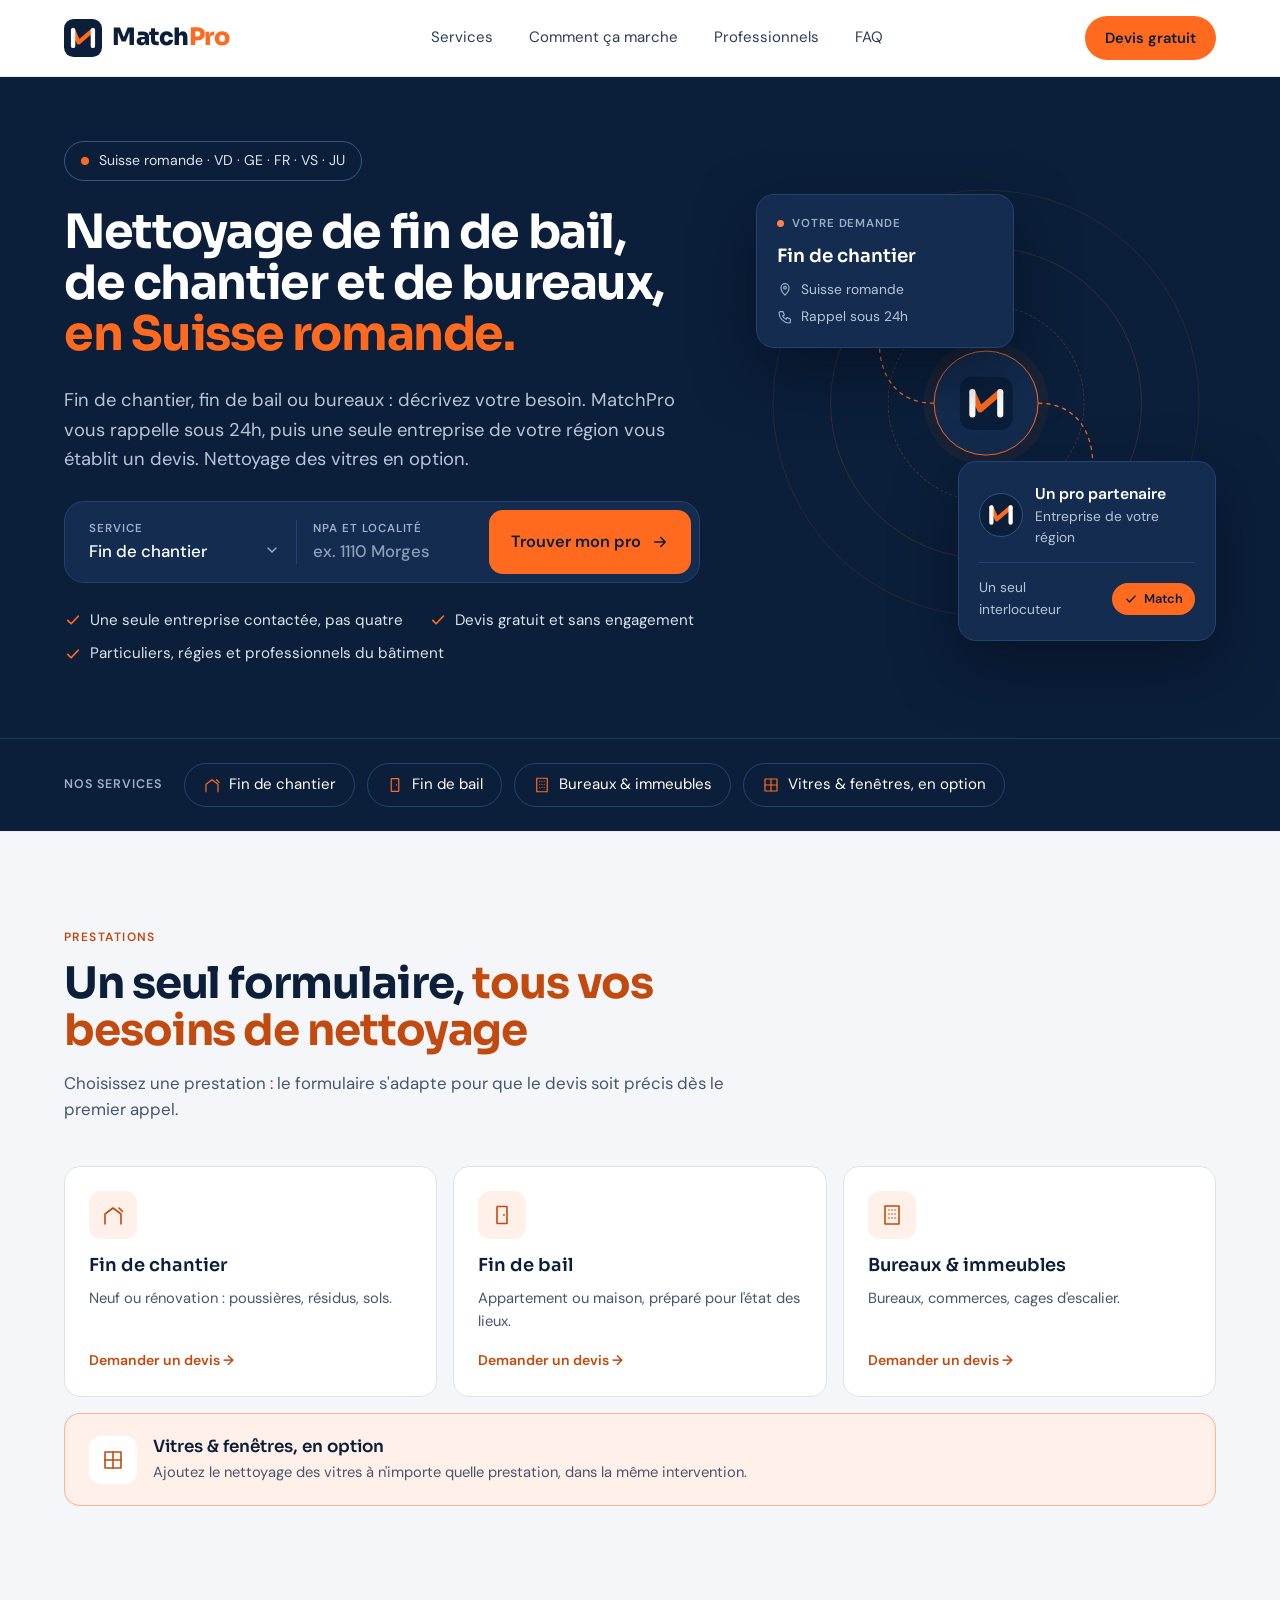
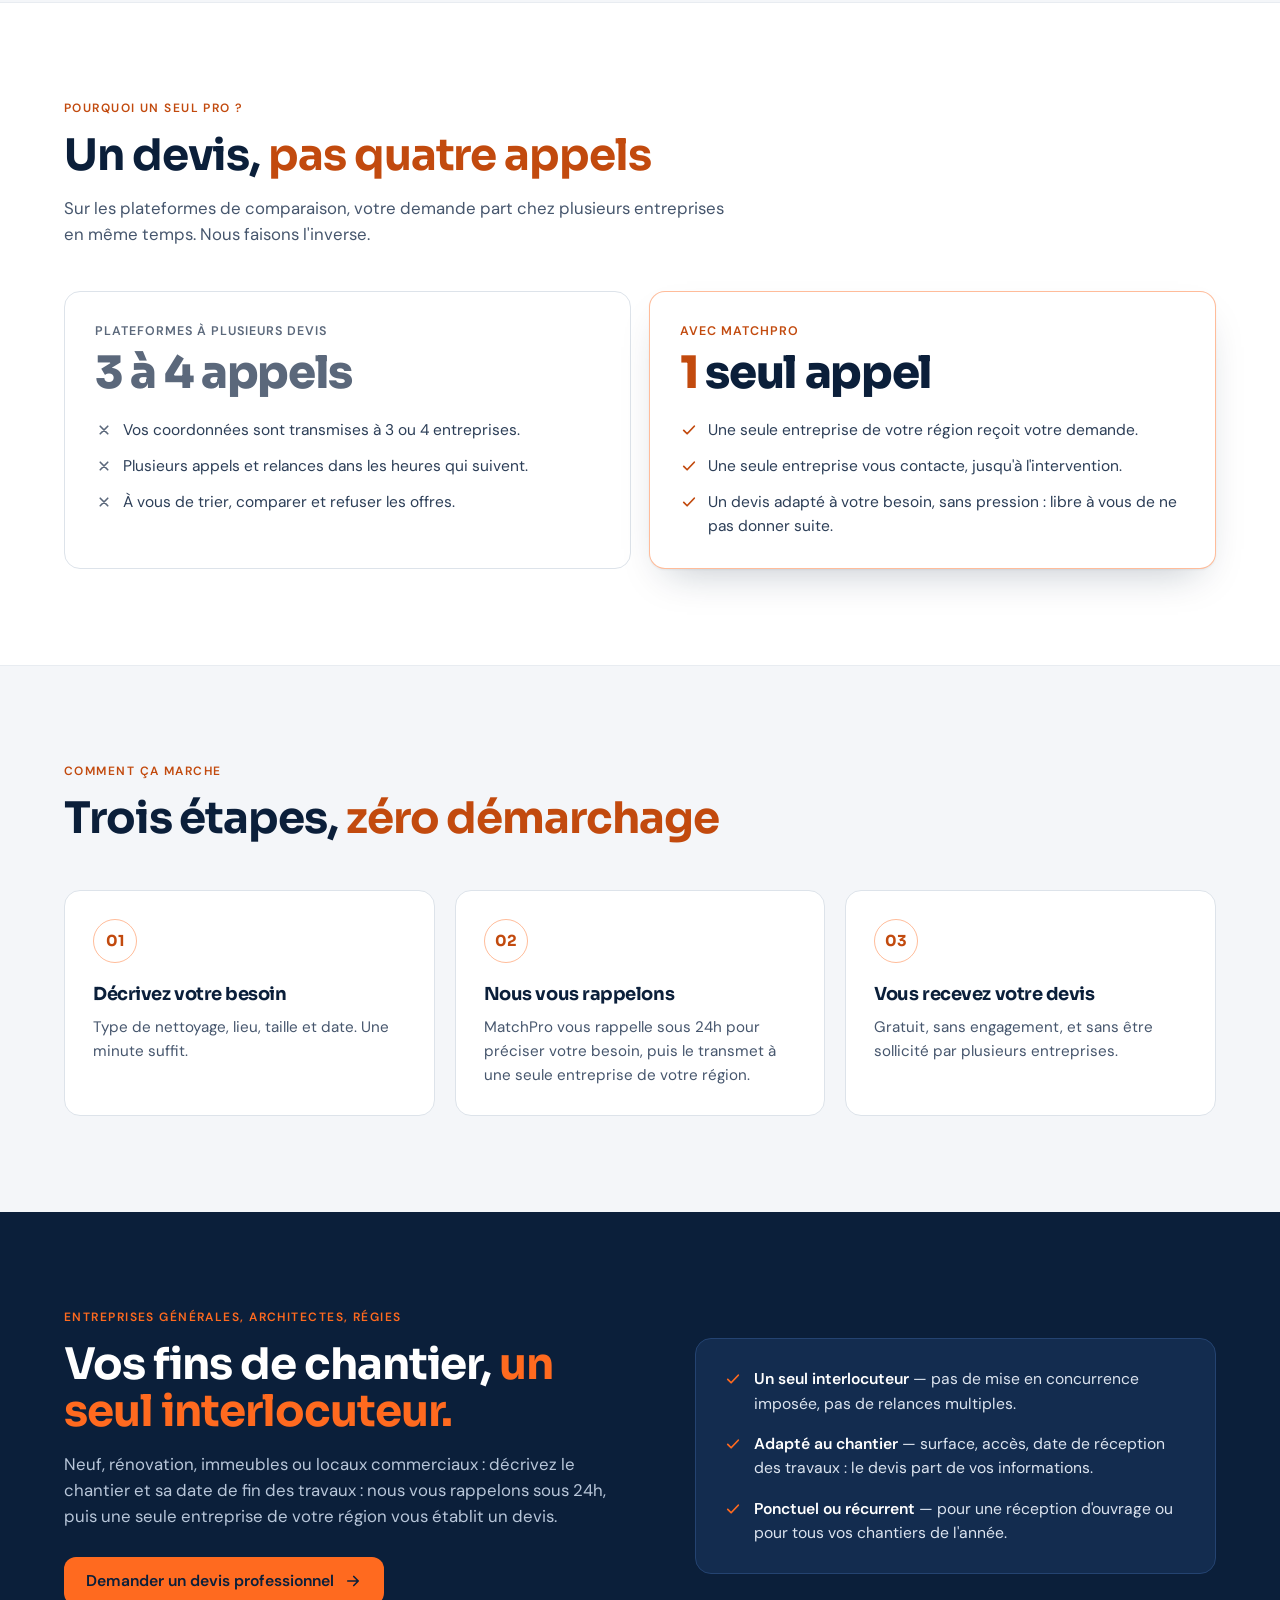
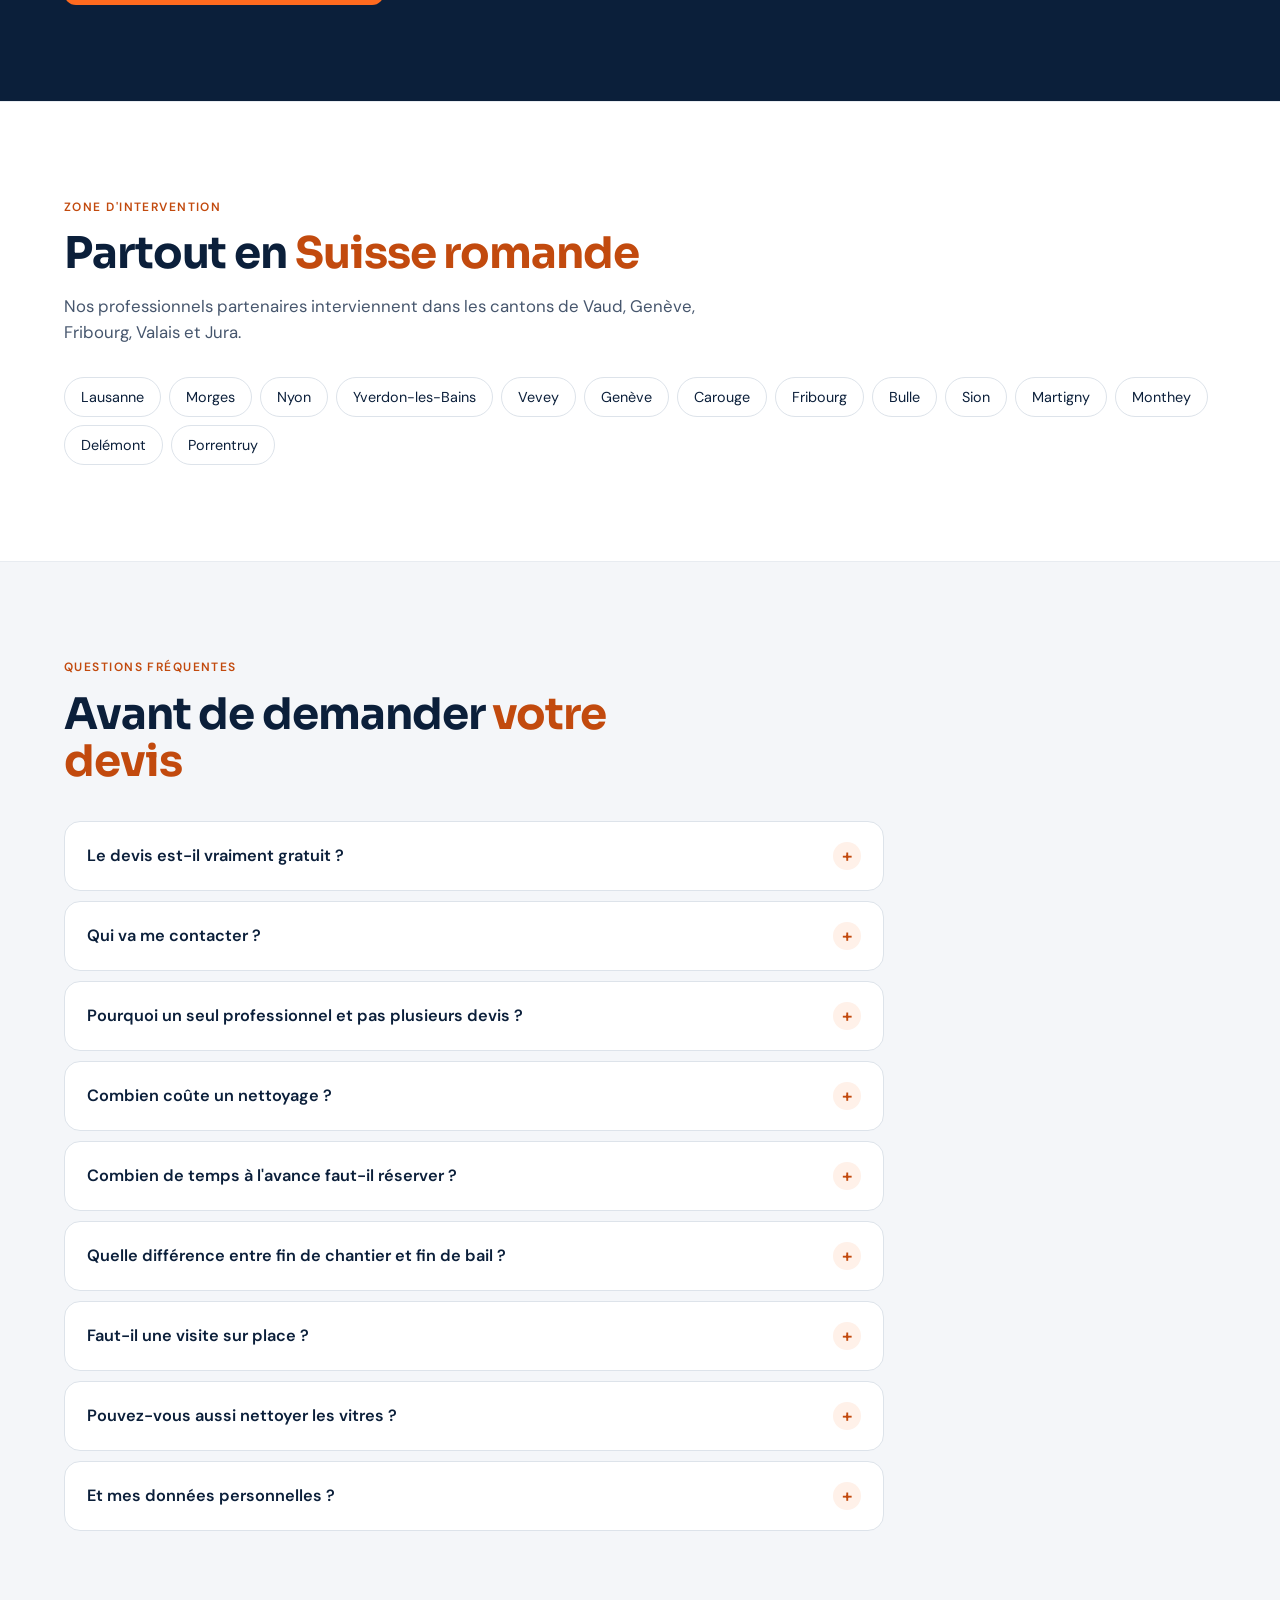
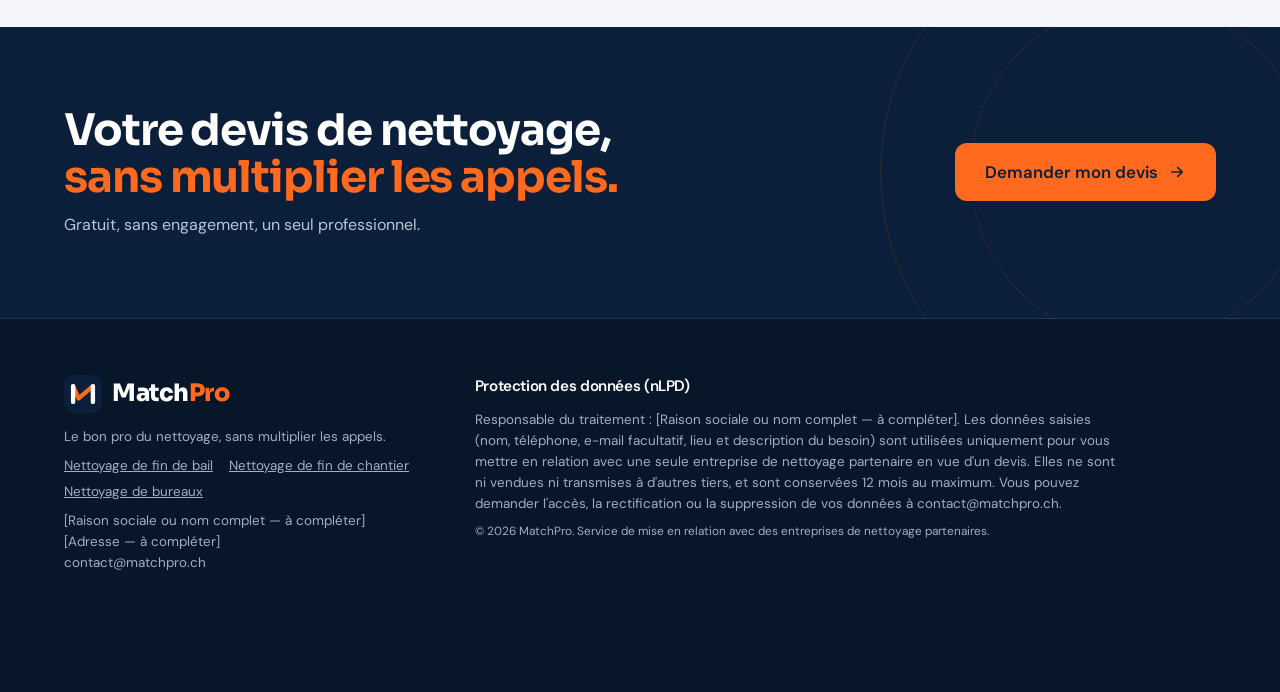
<file: site/index.html>
<!DOCTYPE html>
<html lang="fr-CH"><head>
<meta charset="UTF-8">
<meta name="viewport" content="width=device-width, initial-scale=1, viewport-fit=cover">
<title>Devis nettoyage professionnel — Suisse romande | MatchPro</title>
<meta name="description" content="Nettoyage de fin de chantier, fin de bail et bureaux en Suisse romande, vitres en option. Devis gratuit et sans engagement, une seule entreprise contactée, pas quatre.">
<meta name="theme-color" content="#0B1F3A">
<!-- Référencement et aperçu de partage. Domaine provisoire https://matchpro.ch : s'il change, le remplacer partout dans ce fichier, sitemap.xml et robots.txt. -->
<link rel="canonical" href="https://matchpro.ch/">
<meta property="og:type" content="website">
<meta property="og:site_name" content="MatchPro">
<meta property="og:locale" content="fr_CH">
<meta property="og:title" content="Devis nettoyage professionnel — Suisse romande | MatchPro">
<meta property="og:description" content="Nettoyage de fin de chantier, fin de bail et bureaux en Suisse romande, vitres en option. Devis gratuit et sans engagement, une seule entreprise contactée, pas quatre.">
<meta property="og:url" content="https://matchpro.ch/">
<meta property="og:image" content="https://matchpro.ch/matchpro-partage.png">
<meta property="og:image:width" content="1200">
<meta property="og:image:height" content="630">
<meta name="twitter:card" content="summary_large_image">
<script type="application/ld+json">
{
 "@context": "https://schema.org",
 "@graph": [
  {
   "@type": "WebSite",
   "name": "MatchPro",
   "url": "https://matchpro.ch/",
   "inLanguage": "fr-CH"
  },
  {
   "@type": "Organization",
   "name": "MatchPro",
   "url": "https://matchpro.ch/",
   "logo": "https://matchpro.ch/matchpro-partage.png",
   "description": "Service de mise en relation avec des entreprises de nettoyage partenaires en Suisse romande : fin de chantier, fin de bail, bureaux et immeubles.",
   "areaServed": "Suisse romande"
  }
 ]
}
</script>
<link rel="icon" type="image/svg+xml" href="data:image/svg+xml,%3Csvg xmlns='http://www.w3.org/2000/svg' viewBox='0 0 48 48'%3E%3Crect width='48' height='48' rx='12' fill='%230B1F3A'/%3E%3Cpath d='M11.5 14l7 15.5 18-15.5' fill='none' stroke='%23FF6A1F' stroke-width='5.5' stroke-linecap='round' stroke-linejoin='round'/%3E%3Cpath d='M11.5 34V14M36.5 34V14' fill='none' stroke='%23fff' stroke-width='5.5' stroke-linecap='round' stroke-linejoin='round'/%3E%3C/svg%3E">
<link rel="preconnect" href="https://fonts.googleapis.com">
<link rel="preconnect" href="https://fonts.gstatic.com" crossorigin="">
<link href="https://fonts.googleapis.com/css2?family=DM+Sans:opsz,wght@9..40,400;9..40,500;9..40,600&amp;family=Sora:wght@500;600;700;800&amp;display=swap" rel="stylesheet">
<!--
  ============================================================
  MODÈLE DE LANDING PAGE LEADS — MatchPro (modèle de base) (réutilisable client / niche)
  ============================================================
  Tout ce qui change d'un client à l'autre est dans l'objet CONFIG
  (en bas de page, dans <script>). Pour une nouvelle niche :
  dupliquer ce fichier, modifier CONFIG, ne pas toucher au reste.

  Pages par annonce Google Ads (message match) :
    ?service=fin-de-bail   ?service=chantier   ?service=bureaux ...
  → le titre, le texte et le formulaire s'adaptent automatiquement.

  Parcours du formulaire :
    Étape 1 = barre du hero (service + NPA)
    Étapes 2 et 3 = carte qui remplace l'illustration à droite
  ============================================================
-->
<style>
  :root {
    --bg: #FFFFFF; --bg-alt: #F4F6F9; --surface: #FFFFFF; --surface-2: #EAEEF3; --footer: #081629;
    --line: #DDE3EA; --line-soft: #E8ECF1; --line-strong: #C3CDD9;
    --ink: #0B1F3A; --text-2: #2C3E57; --text-3: #46566D; --muted: #5B687B; --placeholder: #7D8898;
    --accent: #FF6A1F; --accent-hi: #FF8246; --accent-ink: #C24A0E; --accent-soft: #FFF1E9; --accent-line: rgba(255,106,31,.45);
    --navy: #0B1F3A;
    --warn: #B83A12; --warn-soft: #FDECE6;
    --shadow: 0 1px 2px rgba(11,31,58,.06), 0 18px 40px -18px rgba(11,31,58,.28);
    --radius: 16px;
    --font-body: 'DM Sans', system-ui, -apple-system, sans-serif;
    --font-display: 'Sora', 'DM Sans', system-ui, sans-serif;
    --font-logo: 'Sora', var(--font-body);
  }
  /* Zones sombres : hero, CTA final, footer */
  .hero, .final-cta, footer, .pro-band {
    --bg: #0B1F3A; --bg-alt: #0E2544; --surface: #132C4F; --surface-2: #1B3A63;
    --line: #244371; --line-soft: #1C375C; --line-strong: #33598C;
    --ink: #FFFFFF; --text-2: #DCE4EF; --text-3: #B8C6D9; --muted: #9DB0C8; --placeholder: #8CA0BA;
    --accent-ink: #FF6A1F; --accent-soft: rgba(255,106,31,.14);
    --shadow: 0 24px 60px rgba(3,10,22,.5);
    color: var(--ink);
  }
  /* La carte formulaire redevient claire dans le hero */
  .hero .form-card {
    --bg: #F4F6F9; --surface: #FFFFFF; --surface-2: #EAEEF3;
    --line: #DDE3EA; --line-soft: #E8ECF1; --line-strong: #C3CDD9;
    --ink: #0B1F3A; --text-2: #2C3E57; --text-3: #46566D; --muted: #5B687B; --placeholder: #7D8898;
    --accent-ink: #C24A0E; --accent-soft: #FFF1E9;
    color: var(--ink);
  }
  html { scroll-behavior: smooth; scroll-padding-top: 92px; }
  *, *::before, *::after { box-sizing: border-box; }
  body { margin: 0; background: var(--bg); color: var(--ink); font-family: var(--font-body); line-height: 1.55; -webkit-font-smoothing: antialiased; }
  h1, h2, h3 { margin: 0; font-family: var(--font-display); font-weight: 700; letter-spacing: -0.025em; }
  a { color: inherit; text-decoration: none; }
  a:hover { color: var(--accent-ink); }
  :focus-visible { outline: 2px solid var(--accent); outline-offset: 4px; border-radius: 8px; }
  [hidden] { display: none !important; }
  .wrap { width: 100%; max-width: 1280px; margin: 0 auto; padding: 0 64px; }
  .eyebrow { font-size: .75rem; font-weight: 600; color: var(--accent-ink); text-transform: uppercase; letter-spacing: .12em; }
  em { font-style: normal; color: var(--accent-ink); }

  /* Sections */
  section.block { padding: 96px 0; border-top: 1px solid var(--line-soft); }
  section.block.alt { background: var(--bg-alt); }
  section.block h2 { font-size: clamp(1.9rem, 3.4vw, 2.75rem); line-height: 1.08; margin-top: 14px; max-width: 20ch; }
  p.sub { color: var(--text-3); margin: 16px 0 0; max-width: 56ch; font-size: 1.05rem; }

  .demo-banner { display: none; background: var(--warn-soft); color: #8A2E12; border-bottom: 1px solid #F4C3B2; font-size: .8rem; text-align: center; padding: 7px 12px; }
  .demo-banner.show { display: block; }
  .noscript-note { margin: 0; padding: 10px 12px; border-radius: 10px; background: var(--warn-soft); color: #8A2E12; font-size: .86rem; }

  /* Boutons */
  .btn { display: inline-flex; align-items: center; justify-content: center; gap: 10px; min-height: 48px; padding: 0 22px; border-radius: 12px; border: 0; background: var(--accent); color: #0B1F3A; font: 600 .98rem var(--font-body); cursor: pointer; white-space: nowrap; transition: background .2s, transform .15s; }
  .btn:hover { background: var(--accent-hi); color: #0B1F3A; }
  .btn:active { transform: translateY(1px); }
  .btn:disabled { opacity: .7; cursor: default; transform: none; }
  .btn.ghost { background: transparent; color: var(--ink); border: 1px solid var(--line-strong); }
  .btn.ghost:hover { border-color: var(--accent); color: var(--ink); }
  .btn svg { flex-shrink: 0; }

  /* Header */
  header.site { position: sticky; top: 0; z-index: 20; background: rgba(255,255,255,.92); backdrop-filter: saturate(1.3) blur(12px); -webkit-backdrop-filter: saturate(1.3) blur(12px); border-bottom: 1px solid var(--line-soft); }
  .header-row { height: 76px; display: flex; align-items: center; justify-content: space-between; gap: 24px; }
  .logo { display: flex; align-items: center; gap: 10px; }
  .logo svg { width: 38px; height: 38px; flex-shrink: 0; }
  .wordmark { font-family: var(--font-logo); font-weight: 800; font-size: 24px; letter-spacing: -0.02em; color: var(--ink); }
  .wordmark b { font-weight: 800; color: #FF6A1F; }
  .nav { display: flex; gap: 36px; font-size: .94rem; }
  .nav a { color: var(--text-2); }
  .nav a:hover { color: var(--accent-ink); }
  .header-actions { display: flex; align-items: center; gap: 18px; }
  .header-tel { font-size: .92rem; font-weight: 600; white-space: nowrap; color: var(--accent-ink); }
  .header-actions .btn { min-height: 44px; border-radius: 999px; padding: 0 20px; font-size: .92rem; }

  /* Hero */
  .hero { position: relative; overflow: hidden; background: var(--bg); }
  .hero.has-photo { background: linear-gradient(90deg, rgba(11,31,58,.97) 0%, rgba(11,31,58,.88) 50%, rgba(11,31,58,.55) 100%), var(--hero-img) center / cover no-repeat; }
  .hero-grid { display: grid; grid-template-columns: minmax(0, 1fr) minmax(0, 460px); gap: 56px; align-items: center; padding-top: 64px; padding-bottom: 72px; }
  .hero-copy { display: flex; flex-direction: column; gap: 26px; min-width: 0; }
  .pill { align-self: flex-start; display: inline-flex; align-items: center; gap: 10px; padding: 8px 16px; border: 1px solid var(--line-strong); border-radius: 999px; font-size: .88rem; color: var(--text-2); }
  .dot { width: 8px; height: 8px; border-radius: 50%; background: var(--accent); flex-shrink: 0; }
  .hero h1 { font-size: clamp(2.1rem, 3.7vw, 3.35rem); line-height: 1.08; letter-spacing: -0.03em; max-width: 17ch; }
  .hero.is-open .hero-grid { align-items: start; }
  .hero h1 em { display: block; }
  .hero-lede { margin: 0; font-size: 1.15rem; line-height: 1.6; color: var(--text-3); max-width: 54ch; }

  /* Étape 1 : barre de recherche */
  .search { display: flex; align-items: stretch; padding: 8px; background: var(--surface); border: 1px solid var(--line); border-radius: 20px; }
  .search .field { display: flex; flex-direction: column; gap: 4px; padding: 10px 16px; position: relative; min-width: 0; }
  .search .field--svc { flex: 1.2; }
  .search .field--npa { flex: 1; }
  .search label { white-space: nowrap; font-size: .72rem; font-weight: 600; letter-spacing: .08em; text-transform: uppercase; color: var(--muted); }
  .search select, .search input { background: transparent; border: 0; padding: 0; font: 500 1.05rem/1.3 var(--font-body); color: var(--ink); width: 100%; }
  .search select { appearance: none; -webkit-appearance: none; padding-right: 28px; cursor: pointer; }
  .search select:focus, .search input:focus { outline: none; }
  .search .field:focus-within { background: rgba(255,255,255,.05); border-radius: 12px; }
  .search .chev { position: absolute; right: 16px; bottom: 16px; pointer-events: none; }
  .search .sep { width: 1px; background: var(--line); margin: 10px 0; }
  .search .btn { min-height: 64px; padding: 0 22px; border-radius: 14px; font-size: 1.02rem; }
  /* Choix de la localité quand un NPA en a plusieurs (ex. 1227) — remplace le <datalist>, qui ne s'ouvre pas sur iPhone */
  .npa-choix { position: absolute; top: calc(100% + 6px); left: 0; right: 0; min-width: 220px; z-index: 5; display: flex; flex-direction: column; gap: 4px; padding: 8px; background: var(--surface); border: 1px solid var(--line-strong); border-radius: 14px; box-shadow: var(--shadow); max-height: 184px; overflow-y: auto; overscroll-behavior: contain; }
  @media (max-width: 980px) { .npa-choix { max-height: min(320px, 50vh); } }
  .npa-choix[hidden] { display: none; }
  .npa-choix p { padding: 2px 8px 4px; font-size: .8rem; color: var(--muted); }
  .npa-choix button { flex: none; font: 500 1rem/1.3 var(--font-body); text-align: left; min-height: 44px; padding: 10px 12px; border: 0; border-radius: 10px; background: transparent; color: var(--ink); cursor: pointer; }
  .npa-choix button:hover, .npa-choix button:focus-visible { background: var(--accent-soft); outline: none; }
  select option { background: var(--surface); color: var(--ink); }
  ::placeholder { color: var(--placeholder); }

  .check-list { list-style: none; margin: 0; padding: 0; display: flex; flex-wrap: wrap; gap: 10px 26px; font-size: .95rem; color: var(--text-2); }
  .check-list li { display: flex; align-items: center; gap: 8px; }
  .check-list svg { color: var(--accent); flex-shrink: 0; }

  .match-mini { display: none; align-items: center; gap: 14px; padding: 14px 16px; background: var(--surface); border: 1px solid var(--line); border-radius: 16px; }
  .match-mini .ico { width: 52px; height: 52px; flex-shrink: 0; border-radius: 50%; background: #0B1F3A; border: 1px solid #2F5282; display: flex; align-items: center; justify-content: center; }
  .match-mini strong { display: block; font-size: .95rem; font-weight: 600; }
  .match-mini span { font-size: .84rem; color: var(--text-3); }

  /* Illustration */
  .hero-side { min-width: 0; }
  .visual { position: relative; width: 100%; aspect-ratio: 560 / 580; }
  .ring { position: absolute; border-radius: 50%; left: 50%; top: 50%; transform: translate(-50%, -50%); aspect-ratio: 1; }
  .ring--1 { width: 92.8%; border: 1px solid rgba(255,106,31,.12); }
  .ring--2 { width: 67.8%; border: 1px solid rgba(255,106,31,.18); }
  .ring--3 { width: 42.8%; border: 1px dashed rgba(255,106,31,.28); animation: spin 60s linear infinite; }
  @keyframes spin { to { transform: translate(-50%, -50%) rotate(360deg); } }
  .links { position: absolute; inset: 0; width: 100%; height: 100%; }
  .links path { animation: dash 3s linear infinite; }
  @keyframes dash { to { stroke-dashoffset: -20; } }
  .node { position: absolute; left: 50%; top: 50%; width: 22.8%; aspect-ratio: 1; transform: translate(-50%, -50%); border-radius: 50%; background: var(--surface); border: 1px solid var(--accent); display: flex; align-items: center; justify-content: center; color: var(--accent); box-shadow: 0 0 0 10px rgba(255,106,31,.06); }
  .node svg { width: 52%; height: auto; }
  .vcard { position: absolute; width: 56%; padding: 20px; background: var(--surface); border: 1px solid var(--line); border-radius: 18px; display: flex; flex-direction: column; gap: 12px; box-shadow: var(--shadow); }
  .vcard--req { left: 0; top: 6%; animation: float 6s ease-in-out infinite; }
  .vcard--pro { right: 0; top: 62%; gap: 14px; animation: float 6s ease-in-out -3s infinite; }
  @keyframes float { 50% { transform: translateY(-8px); } }
  .vkicker { display: flex; align-items: center; gap: 8px; font-size: .72rem; font-weight: 600; letter-spacing: .08em; text-transform: uppercase; color: var(--muted); }
  .vkicker .dot { width: 7px; height: 7px; background: var(--accent-hi); }
  .vtitle { font-family: var(--font-display); font-weight: 600; font-size: 1.15rem; line-height: 1.2; }
  .vmeta { display: flex; flex-direction: column; gap: 6px; font-size: .86rem; color: var(--text-3); }
  .vmeta div { display: flex; align-items: center; gap: 8px; min-width: 0; }
  .vmeta span { overflow: hidden; text-overflow: ellipsis; white-space: nowrap; }
  .pro-head { display: flex; align-items: center; gap: 12px; }
  .avatar { width: 44px; height: 44px; border-radius: 50%; background: #0B1F3A; border: 1px solid #2F5282; display: flex; align-items: center; justify-content: center; flex-shrink: 0; }
  .pro-name { font-size: .98rem; font-weight: 600; }
  .pro-sub { font-size: .86rem; color: var(--text-3); }
  .pro-foot { display: flex; align-items: center; justify-content: space-between; gap: 8px; padding-top: 14px; border-top: 1px solid var(--line); font-size: .86rem; color: var(--text-3); }
  .badge { display: inline-flex; align-items: center; gap: 6px; padding: 6px 12px; border-radius: 999px; background: var(--accent); color: #0B1F3A; font-size: .8rem; font-weight: 600; }

  /* Carte formulaire (étapes 2 et 3) */
  .form-card { display: none; background: var(--surface); border: 1px solid var(--line); border-radius: 22px; padding: clamp(20px, 4vw, 30px); box-shadow: var(--shadow); }
  .hero.is-open .form-card { display: block; }
  .hero.is-open .visual, .hero.is-open .match-mini { display: none !important; }
  .form-card h2 { font-size: 1.4rem; line-height: 1.2; }
  .form-card h2:focus { outline: none; }
  .form-card .sub { font-size: .9rem; color: var(--text-3); margin: 8px 0 0; }
  .recap { margin-top: 18px; display: flex; align-items: center; justify-content: space-between; gap: 12px; padding: 6px 6px 6px 16px; background: var(--bg); border: 1px solid var(--line); border-radius: 12px; font-size: .9rem; }
  .recap span { display: flex; align-items: center; gap: 8px; min-width: 0; overflow: hidden; text-overflow: ellipsis; white-space: nowrap; }
  .link-btn { min-height: 40px; padding: 0 12px; border: 0; background: transparent; color: var(--accent-ink); font: 600 .86rem var(--font-body); text-decoration: underline; text-underline-offset: 3px; cursor: pointer; border-radius: 8px; flex-shrink: 0; }
  .progress { margin-top: 18px; }
  .progress-label { display: flex; justify-content: space-between; font-size: .76rem; color: var(--muted); font-weight: 500; }
  .progress-bar { height: 6px; background: var(--surface-2); border-radius: 99px; margin-top: 8px; overflow: hidden; }
  .progress-bar span { display: block; height: 100%; width: 33%; background: var(--accent); border-radius: 99px; transition: width .3s ease; }
  #leadForm { margin-top: 20px; }
  fieldset.pane { border: none; margin: 0; padding: 0; display: flex; flex-direction: column; gap: 14px; min-width: 0; }
  .q { font-size: .92rem; font-weight: 600; color: var(--ink); padding: 0; margin-bottom: 2px; }
  .form-card .field { display: flex; flex-direction: column; gap: 6px; }
  .form-card .field > label, .field-label { font-size: .8rem; color: var(--text-3); font-weight: 500; }
  .row-2 { display: grid; grid-template-columns: 1fr 1fr; gap: 12px; }
  @media (max-width: 420px) { .row-2 { grid-template-columns: 1fr; } }
  .form-card input, .form-card select, .form-card textarea { font: inherit; font-size: 16px; padding: 12px 13px; border: 1px solid var(--line); border-radius: 10px; background: var(--bg); color: var(--ink); width: 100%; transition: border-color .15s, box-shadow .15s; color-scheme: light; }
  .form-card select { appearance: none; -webkit-appearance: none; padding-right: 36px; background: var(--bg) url("data:image/svg+xml,%3Csvg xmlns='http://www.w3.org/2000/svg' viewBox='0 0 24 24' fill='none' stroke='%235B687B' stroke-width='2' stroke-linecap='round'%3E%3Cpath d='M6 9l6 6 6-6'/%3E%3C/svg%3E") right 12px center / 16px no-repeat; }
  .form-card input:hover, .form-card select:hover, .form-card textarea:hover { border-color: var(--line-strong); }
  .form-card input:focus, .form-card select:focus, .form-card textarea:focus { outline: none; border-color: var(--accent); box-shadow: 0 0 0 4px var(--accent-soft); }
  textarea { resize: vertical; min-height: 76px; }
  .tiles { display: grid; grid-template-columns: 1fr 1fr; gap: 8px; }
  .tile { position: relative; }
  .tile input { position: absolute; opacity: 0; width: 1px; height: 1px; }
  .tile label { display: flex; align-items: center; height: 100%; min-height: 48px; padding: 10px 12px; border: 1px solid var(--line); border-radius: 10px; background: var(--bg); font-size: .88rem; font-weight: 500; color: var(--ink); cursor: pointer; transition: border-color .15s, background .15s; }
  .tile label:hover { border-color: var(--line-strong); }
  .tile input:checked + label { border-color: var(--accent); background: var(--accent-soft); box-shadow: inset 0 0 0 1px var(--accent); }
  .tile input:focus-visible + label { box-shadow: 0 0 0 4px var(--accent-soft), inset 0 0 0 1px var(--accent); }
  .form-nav { display: flex; gap: 10px; margin-top: 4px; }
  .form-nav .btn { flex: 1; min-height: 52px; }
  .form-nav .btn.ghost { flex: 0 0 auto; }
  .optional { font-weight: 400; color: var(--muted); }
  .consent { display: flex; gap: 10px; align-items: flex-start; font-size: .8rem; color: var(--text-3); line-height: 1.45; cursor: pointer; }
  .consent input { width: 18px !important; height: 18px; flex-shrink: 0; margin-top: 1px; padding: 0 !important; accent-color: var(--accent); }
  .consent a { color: var(--accent-ink); text-decoration: underline; }
  .hp { position: absolute; left: -9999px; width: 1px; height: 1px; overflow: hidden; }
  .form-error { display: none; font-size: .86rem; color: #8A2E12; background: var(--warn-soft); border: 1px solid #F4C3B2; padding: 10px 12px; border-radius: 10px; }
  .form-error.show { display: block; }
  .addon { display: flex; gap: 12px; align-items: flex-start; padding: 13px 14px; border: 1px solid var(--accent-line); border-radius: 10px; background: var(--accent-soft); cursor: pointer; }
  .addon input { width: 20px !important; height: 20px; flex-shrink: 0; margin: 1px 0 0; padding: 0 !important; accent-color: var(--accent); }
  .addon strong { display: block; font-size: .92rem; font-weight: 600; }
  .addon small { display: block; font-size: .8rem; color: var(--text-3); margin-top: 2px; }
  .success { display: none; }
  .success.show { display: block; }
  .success .check { width: 56px; height: 56px; border-radius: 50%; background: var(--accent); color: #0B1F3A; display: flex; align-items: center; justify-content: center; margin-bottom: 18px; box-shadow: 0 0 0 8px var(--accent-soft); }
  .success ol { padding-left: 18px; font-size: .94rem; color: var(--text-3); margin: 18px 0 0; }
  .success li + li { margin-top: 8px; }

  /* Bandeau services du hero */
  .strip { border-top: 1px solid var(--line-soft); }
  .strip .wrap { display: flex; align-items: center; gap: 12px; padding-top: 24px; padding-bottom: 24px; flex-wrap: wrap; }
  .strip-label { font-size: .78rem; font-weight: 600; letter-spacing: .08em; text-transform: uppercase; color: var(--muted); margin-right: 10px; }
  .chip { display: inline-flex; align-items: center; gap: 8px; min-height: 44px; padding: 0 18px; border: 1px solid var(--line); border-radius: 999px; font-size: .94rem; color: var(--ink); transition: border-color .2s; }
  a.chip:hover { border-color: var(--accent); color: var(--ink); }
  .chip svg { width: 18px; height: 18px; color: var(--accent-ink); flex-shrink: 0; }

  /* Services */
  .service-grid { margin-top: 44px; display: grid; grid-template-columns: repeat(auto-fit, minmax(220px, 1fr)); gap: 16px; }
  .service-card { display: flex; flex-direction: column; gap: 10px; padding: 24px; border: 1px solid var(--line); border-radius: var(--radius); background: var(--surface); transition: border-color .2s, transform .2s; }
  .service-card:hover { border-color: var(--accent-line); transform: translateY(-3px); color: var(--ink); }
  /* Écrans tactiles : la carte ne reste pas « soulevée » après un toucher */
  @media (hover: none) { .service-card:hover { transform: none; border-color: var(--line); } }
  .ico-box { width: 48px; height: 48px; padding: 12px; border-radius: 12px; background: var(--accent-soft); color: var(--accent-ink); flex-shrink: 0; }
  .service-card strong { font-family: var(--font-display); font-weight: 600; font-size: 1.12rem; line-height: 1.2; margin-top: 6px; }
  .service-card span { font-size: .92rem; color: var(--text-3); }
  .service-card .go { font-size: .88rem; font-weight: 600; color: var(--accent-ink); margin-top: auto; padding-top: 8px; }
  .option-strip { margin-top: 16px; display: flex; align-items: center; gap: 16px; padding: 20px 24px; border-radius: var(--radius); background: var(--accent-soft); border: 1px solid var(--accent-line); }
  .option-strip .ico-box { background: var(--bg); }
  .option-strip strong { display: block; font-family: var(--font-display); font-weight: 600; font-size: 1.05rem; }
  .option-strip span { font-size: .92rem; color: var(--text-3); }

  /* Pourquoi un seul pro */
  .compare-grid { margin-top: 44px; display: grid; grid-template-columns: repeat(2, minmax(0, 1fr)); gap: 18px; }
  .cmp { position: relative; padding: 30px; border-radius: var(--radius); border: 1px solid var(--line); background: var(--surface); }
  .cmp.us { border-color: var(--accent-line); box-shadow: var(--shadow); }
  .cmp-label { font-size: .78rem; font-weight: 600; letter-spacing: .08em; text-transform: uppercase; color: var(--muted); }
  .cmp.us .cmp-label { color: var(--accent-ink); }
  .cmp-num { margin-top: 10px; font-family: var(--font-display); font-weight: 800; font-size: clamp(2rem, 4vw, 2.8rem); letter-spacing: -0.03em; line-height: 1; color: var(--muted); }
  .cmp.us .cmp-num { color: var(--ink); }
  .cmp.us .cmp-num span { color: var(--accent-ink); }
  .cmp ul { list-style: none; margin: 22px 0 0; padding: 0; display: grid; gap: 12px; }
  .cmp li { display: flex; gap: 10px; align-items: flex-start; font-size: .97rem; color: var(--text-2); }
  .cmp li svg { flex-shrink: 0; margin-top: 3px; }
  .cmp.them li svg { color: var(--muted); }
  .cmp.us li svg { color: var(--accent-ink); }

  /* Prix indicatifs */
  .price-grid { margin-top: 44px; display: grid; grid-template-columns: repeat(auto-fit, minmax(320px, 1fr)); gap: 16px; }
  .price-card { padding: 24px; border: 1px solid var(--line); border-radius: var(--radius); background: var(--surface); display: flex; flex-direction: column; gap: 16px; transition: border-color .2s, box-shadow .2s; }
  .price-card.is-active { border-color: var(--accent); box-shadow: inset 0 0 0 1px var(--accent), var(--shadow); }
  .price-head { display: flex; align-items: center; gap: 12px; }
  .price-head .ico-box { width: 40px; height: 40px; padding: 10px; }
  .price-card h3 { font-size: 1.05rem; line-height: 1.25; }
  .price-card dl { margin: 0; display: grid; gap: 10px; }
  .price-row { display: flex; justify-content: space-between; align-items: baseline; gap: 12px; padding-bottom: 10px; border-bottom: 1px dashed var(--line); font-size: .92rem; }
  .price-row dt { color: var(--text-3); }
  .price-row dd { margin: 0; font-weight: 600; white-space: nowrap; color: var(--ink); }
  .price-card .go { margin-top: auto; font-size: .88rem; font-weight: 600; color: var(--accent-ink); }
  .price-foot { margin-top: 20px; display: flex; flex-wrap: wrap; align-items: center; justify-content: space-between; gap: 16px 24px; }
  .price-note { margin: 0; font-size: .86rem; color: var(--muted); max-width: 70ch; }
  .price-extra { display: inline-flex; align-items: center; gap: 8px; font-size: .9rem; color: var(--text-2); }
  .price-extra svg { width: 18px; height: 18px; color: var(--accent-ink); }

  /* Professionnels du bâtiment */
  .pro-band { background: var(--bg); padding: 96px 0; }
  .pro-grid { display: grid; grid-template-columns: minmax(0, 1.05fr) minmax(0, .95fr); gap: 56px; align-items: center; }
  .pro-band h2 { font-size: clamp(1.9rem, 3.4vw, 2.75rem); line-height: 1.08; margin-top: 14px; max-width: 18ch; }
  .pro-band .btn { margin-top: 28px; }
  .pro-card { padding: 28px; border-radius: var(--radius); background: var(--surface); border: 1px solid var(--line); }
  .pro-list { list-style: none; margin: 0; padding: 0; display: grid; gap: 16px; }
  .pro-list li { display: flex; gap: 12px; align-items: flex-start; color: var(--text-2); font-size: .98rem; }
  .pro-list li svg { flex-shrink: 0; margin-top: 3px; color: var(--accent); }
  .pro-list strong { color: var(--ink); font-weight: 600; }

  /* Note avis (uniquement si CONFIG.avis est renseigné) */
  .rating { display: inline-flex; align-items: center; gap: 8px; font-size: .92rem; color: var(--text-2); }
  .rating .stars { color: var(--accent); letter-spacing: 2px; }
  .rating strong { color: var(--ink); }
  .foot-contact { margin-top: 12px; }
  .foot-links { display: flex; flex-wrap: wrap; gap: 6px 16px; }

  /* Étapes */
  .steps-grid { margin-top: 48px; display: grid; grid-template-columns: repeat(3, minmax(0, 1fr)); gap: 20px; }
  .step { padding: 28px; border-radius: var(--radius); background: var(--surface); border: 1px solid var(--line); }
  .step .num { display: inline-flex; align-items: center; justify-content: center; width: 44px; height: 44px; border-radius: 50%; border: 1px solid var(--accent-line); color: var(--accent-ink); font-family: var(--font-display); font-weight: 700; font-size: .95rem; }
  .step h3 { font-size: 1.12rem; margin-top: 18px; }
  .step p { font-size: .95rem; color: var(--text-3); margin: 8px 0 0; }

  /* Zone */
  .chip-row { margin-top: 32px; display: flex; flex-wrap: wrap; gap: 8px; }
  .chip-row .chip { min-height: 40px; font-size: .9rem; padding: 0 16px; background: var(--surface); }

  /* Témoignages */
  .testi-grid { margin-top: 40px; display: grid; grid-template-columns: repeat(auto-fit, minmax(260px, 1fr)); gap: 18px; }
  .testi { margin: 0; padding: 28px; background: var(--surface); border: 1px solid var(--line); border-radius: var(--radius); }
  .testi p { margin: 0; font-family: var(--font-display); font-weight: 500; font-size: 1.02rem; line-height: 1.45; }
  .testi cite { display: block; margin-top: 16px; font-style: normal; font-size: .84rem; font-weight: 600; color: var(--muted); }

  /* FAQ */
  .faq { margin-top: 36px; max-width: 820px; display: grid; gap: 10px; }
  .faq details { border: 1px solid var(--line); border-radius: var(--radius); padding: 20px 22px; background: var(--surface); transition: border-color .15s; }
  .faq details[open] { border-color: var(--accent-line); }
  .faq summary { cursor: pointer; font-weight: 600; font-size: 1.02rem; list-style: none; display: flex; justify-content: space-between; align-items: center; gap: 16px; }
  .faq summary::-webkit-details-marker { display: none; }
  .faq summary::after { content: "+"; flex-shrink: 0; width: 28px; height: 28px; border-radius: 50%; display: inline-flex; align-items: center; justify-content: center; background: var(--accent-soft); color: var(--accent-ink); font-size: 1.15rem; line-height: 1; transition: transform .2s; }
  .faq details[open] summary::after { transform: rotate(45deg); }
  .faq details p { margin: 12px 0 0; color: var(--text-3); font-size: .96rem; max-width: 66ch; }

  /* CTA final */
  .final-cta { position: relative; overflow: hidden; background: var(--bg); }
  .final-cta::before, .final-cta::after { content: ""; position: absolute; border-radius: 50%; border: 1px solid rgba(255,106,31,.14); right: -120px; top: 50%; transform: translateY(-50%); pointer-events: none; }
  .final-cta::before { width: 520px; height: 520px; }
  .final-cta::after { width: 340px; height: 340px; right: -30px; border-style: dashed; border-color: rgba(255,106,31,.22); }
  .final-cta .wrap { position: relative; padding-top: 80px; padding-bottom: 80px; display: flex; flex-wrap: wrap; align-items: center; justify-content: space-between; gap: 28px; }
  .final-cta h2 { font-size: clamp(1.8rem, 3.4vw, 2.75rem); line-height: 1.08; max-width: 18ch; }
  .final-cta p { margin: 12px 0 0; color: var(--text-3); }
  .final-cta .btn { min-height: 58px; padding: 0 30px; font-size: 1.05rem; }

  /* Footer */
  footer { padding: 56px 0 110px; font-size: .84rem; color: var(--muted); background: var(--footer); border-top: 1px solid var(--line-soft); }
  footer h3 { font-family: var(--font-body); font-size: .95rem; font-weight: 600; color: var(--ink); margin-bottom: 12px; }
  .foot-grid { display: grid; grid-template-columns: 1fr 2fr; gap: 40px; }
  footer p { margin: 0 0 8px; max-width: 72ch; }
  footer .logo { margin-bottom: 14px; }
  footer a { text-decoration: underline; }

  /* Barre mobile fixe */
  .mobile-bar { display: none; }

  /* Responsive */
  @media (max-width: 1180px) {
    .wrap { padding: 0 40px; }
    .nav { gap: 24px; }
    .hero-grid { gap: 40px; grid-template-columns: minmax(0, 1fr) minmax(0, 420px); }
    .search { flex-wrap: wrap; }
    .search .btn { flex: 1 0 100%; min-height: 56px; margin-top: 6px; }
  }
  @media (max-width: 980px) {
    .nav { display: none; }
    .hero-grid { grid-template-columns: 1fr; padding-top: 40px; padding-bottom: 48px; gap: 28px; }
    .hero-copy { max-width: 680px; }
    .visual { display: none; }
    .match-mini { display: flex; }
    .form-card { max-width: 680px; }
    .steps-grid { grid-template-columns: 1fr; }
    .foot-grid { grid-template-columns: 1fr; }
    .compare-grid, .pro-grid { grid-template-columns: minmax(0, 1fr); }
    .pro-grid { gap: 32px; }
  }
  @media (max-width: 640px) {
    .wrap { padding: 0 20px; }
    section.block { padding: 64px 0; }
    .header-row { height: 64px; }
    .logo svg { width: 36px; height: 25px; }
    .wordmark { font-size: 18px; }
    .header-tel, .header-actions .btn { display: none; }
    .hero-grid { padding-top: 24px; padding-bottom: 32px; }
    .hero-copy { gap: 18px; }
    .pill { font-size: .8rem; padding: 6px 12px; }
    .pill .full { display: none; }
    .hero h1 em { display: inline; }
    .hero-lede { font-size: 1rem; }
    .search { flex-direction: column; border-radius: 18px; }
    .search .field { padding: 10px 12px; }
    .search .chev { right: 14px; bottom: 14px; }
    .search .sep { width: auto; height: 1px; margin: 0 12px; }
    .search .btn { min-height: 56px; margin-top: 6px; border-radius: 12px; }
    .check-list { flex-direction: column; gap: 8px; font-size: .9rem; }
    .strip .wrap { flex-wrap: nowrap; overflow-x: auto; padding-top: 16px; padding-bottom: 20px; scrollbar-width: none; }
    .strip .wrap::-webkit-scrollbar { display: none; }
    .strip-label { display: none; }
    .strip .chip { flex-shrink: 0; font-size: .88rem; padding: 0 16px; }
    .service-grid, .price-grid { grid-template-columns: 1fr; }
    .price-grid .price-row dt { min-width: 0; }
    .pro-band { padding: 64px 0; }
    .cmp, .pro-card { padding: 22px; }
    .final-cta .wrap { padding-top: 56px; padding-bottom: 56px; }
    .final-cta .btn { width: 100%; }
    .mobile-bar { display: flex; gap: 8px; position: fixed; left: 0; right: 0; bottom: 0; z-index: 30; padding: 10px 12px calc(10px + env(safe-area-inset-bottom, 0px)); background: rgba(255,255,255,.95); backdrop-filter: blur(10px); -webkit-backdrop-filter: blur(10px); border-top: 1px solid var(--line); transition: transform .2s ease; }
    .mobile-bar.hide { transform: translateY(110%); }
    .mobile-bar .btn { flex: 1; min-height: 50px; }
    .mobile-bar .btn.ghost { flex: 0 0 auto; }
  }
  /* Très petits écrans : le bouton du bloc « professionnels » peut passer sur deux lignes au lieu de dépasser */
  @media (max-width: 359px) { .pro-band .btn { white-space: normal; text-align: center; padding-block: 12px; } }
  @media (prefers-reduced-motion: reduce) {
    html { scroll-behavior: auto; }
    *, *::before, *::after { animation: none !important; transition: none !important; }
  }
</style>
</head>
<body>

<!-- Symboles réutilisables -->
<svg width="0" height="0" style="position:absolute" aria-hidden="true">
  <defs>
    <symbol id="mp-icon" viewBox="0 0 48 48">
      <rect width="48" height="48" rx="12" fill="#0B1F3A"></rect>
      <path d="M11.5 14l7 15.5 18-15.5" fill="none" stroke="#FF6A1F" stroke-width="5.5" stroke-linecap="round" stroke-linejoin="round"></path>
      <path d="M11.5 34V14M36.5 34V14" fill="none" stroke="#fff" stroke-width="5.5" stroke-linecap="round" stroke-linejoin="round"></path>
    </symbol>
    <!-- Signe du logo (V orange, jambages blancs) dans un rond bleu nuit, pour les mentions « un seul pro de votre région » -->
    <symbol id="mp-mark-badge" viewBox="8.5 11 31 26">
      <path d="M11.5 14l7 15.5 18-15.5" fill="none" stroke="#FF6A1F" stroke-width="5.5" stroke-linecap="round" stroke-linejoin="round"></path>
      <path d="M11.5 34V14M36.5 34V14" fill="none" stroke="#FFFFFF" stroke-width="5.5" stroke-linecap="round" stroke-linejoin="round"></path>
    </symbol>
    <symbol id="pm-check" viewBox="0 0 24 24">
      <path d="M5 12.5l4.5 4.5L19 7" fill="none" stroke="currentColor" stroke-width="2.3" stroke-linecap="round" stroke-linejoin="round"></path>
    </symbol>
    <symbol id="pm-x" viewBox="0 0 24 24">
      <path d="M7 7l10 10M17 7L7 17" fill="none" stroke="currentColor" stroke-width="2.2" stroke-linecap="round"></path>
    </symbol>
    <symbol id="pm-arrow" viewBox="0 0 24 24">
      <path d="M5 12h14M13 6l6 6-6 6" fill="none" stroke="currentColor" stroke-width="2.2" stroke-linecap="round" stroke-linejoin="round"></path>
    </symbol>
  </defs>
</svg>

<div class="demo-banner" id="demoBanner">Mode démo — prix indicatifs à valider avec le partenaire (CONFIG.prix.valide).</div>

<header class="site">
  <div class="wrap header-row">
    <a href="#" class="logo" aria-label="MatchPro, accueil">
      <svg viewBox="0 0 48 48" aria-hidden="true"><use href="#mp-icon"></use></svg>
      <span class="wordmark">Match<b>Pro</b></span>
    </a>
    <nav class="nav" aria-label="Navigation principale">
      <a href="#services">Services</a>
      <a href="#prix" hidden="">Prix</a>
      <a href="#comment">Comment ça marche</a>
      <a href="#pros">Professionnels</a>
      <a href="#faq">FAQ</a>
    </nav>
    <div class="header-actions">
      <a class="header-tel" id="headerTel" href="#" hidden=""></a>
      <a class="btn" href="#devis">Devis gratuit</a>
    </div>
  </div>
</header>

<main>
<!-- HERO + FORMULAIRE -->
<section class="hero">
  <div class="wrap hero-grid">

    <div class="hero-copy">
      <div class="pill"><span class="dot"></span><span id="heroEyebrow"><span class="full">Suisse romande · </span>VD · GE · FR · VS · JU</span></div>
      <h1 id="heroTitle"><span id="h1Main">Nettoyage de fin de bail, de chantier et de bureaux,</span> <em id="h1Accent">en Suisse romande.</em></h1>
      <p class="hero-lede" id="heroLede">Fin de chantier, fin de bail ou bureaux : décrivez votre besoin. MatchPro vous rappelle sous 24h, puis une seule entreprise de votre région vous établit un devis. Nettoyage des vitres en option.</p>

      <!-- ÉTAPE 1 : besoin + localisation (champs rattachés au formulaire #leadForm) -->
      <div class="search" id="devis" data-step="1">
        <div class="field field--svc">
          <label for="service">Service</label>
          <select id="service" name="service" form="leadForm" required=""><option value="chantier">Fin de chantier</option><option value="fin-de-bail">Fin de bail</option><option value="bureaux">Bureaux &amp; immeubles</option></select>
          <svg class="chev" width="16" height="16" viewBox="0 0 24 24" fill="none" stroke="#9DB0C8" stroke-width="2" stroke-linecap="round" aria-hidden="true"><path d="M6 9l6 6 6-6"></path></svg>
        </div>
        <div class="sep" aria-hidden="true"></div>
        <div class="field field--npa">
          <label for="localite">NPA et localité</label>
          <input type="text" id="localite" name="localite" form="leadForm" placeholder="ex. 1110 Morges" autocomplete="postal-code" required=""><div id="localite-choix" class="npa-choix" hidden=""></div>
        </div>
        <button type="button" class="btn" data-next="">Trouver mon pro<svg width="18" height="18" aria-hidden="true"><use href="#pm-arrow"></use></svg></button>
      </div>

      <noscript><p class="noscript-note">Le formulaire a besoin de JavaScript : activez-le dans votre navigateur pour envoyer votre demande.</p></noscript>
      <ul class="check-list" id="heroPoints"><li><svg width="18" height="18" aria-hidden="true"><use href="#pm-check"></use></svg>Une seule entreprise contactée, pas quatre</li><li><svg width="18" height="18" aria-hidden="true"><use href="#pm-check"></use></svg>Devis gratuit et sans engagement</li><li><svg width="18" height="18" aria-hidden="true"><use href="#pm-check"></use></svg>Particuliers, régies et professionnels du bâtiment</li></ul>
      <div class="rating" id="heroRating" hidden=""></div>

      <div class="match-mini" aria-hidden="true">
        <div class="ico"><svg width="28" height="24"><use href="#mp-mark-badge"></use></svg></div>
        <div><strong>Un seul pro de votre région</strong><span id="miniText">MatchPro vous rappelle sous 24h.</span></div>
      </div>
    </div>

    <div class="hero-side">
      <!-- Illustration (remplacée par la carte formulaire dès l'étape 2) -->
      <div class="visual" aria-hidden="true">
        <div class="ring ring--1"></div>
        <div class="ring ring--2"></div>
        <div class="ring ring--3"></div>
        <svg class="links" viewBox="0 0 560 580" fill="none" preserveAspectRatio="none">
          <path d="M150 214C150 262 176 290 216 290" stroke="#FF6A1F" stroke-width="1.5" stroke-dasharray="4 6" stroke-linecap="round"></path>
          <path d="M344 290C384 290 410 318 410 366" stroke="#FF6A1F" stroke-width="1.5" stroke-dasharray="4 6" stroke-linecap="round"></path>
        </svg>
        <div class="node"><svg viewBox="0 0 48 48"><use href="#mp-icon"></use></svg></div>
        <div class="vcard vcard--req">
          <div class="vkicker"><span class="dot"></span>Votre demande</div>
          <div class="vtitle" id="vizService">Fin de chantier</div>
          <div class="vmeta">
            <div><svg width="16" height="16" viewBox="0 0 24 24" fill="none" stroke="#9DB0C8" stroke-width="1.8" stroke-linecap="round" stroke-linejoin="round"><path d="M12 21s-6-5.5-6-11a6 6 0 0 1 12 0c0 5.5-6 11-6 11z"></path><circle cx="12" cy="10" r="2"></circle></svg><span id="vizLieu">Suisse romande</span></div>
            <div><svg width="16" height="16" viewBox="0 0 24 24" fill="none" stroke="#9DB0C8" stroke-width="1.8" stroke-linecap="round" stroke-linejoin="round"><path d="M5 4h4l2 5-2.5 1.5a11 11 0 0 0 5 5L15 13l5 2v4a2 2 0 0 1-2 2A16 16 0 0 1 3 6a2 2 0 0 1 2-2"></path></svg><span id="vizDelai">Rappel sous 24h</span></div>
          </div>
        </div>
        <div class="vcard vcard--pro">
          <div class="pro-head">
            <div class="avatar"><svg width="24" height="20"><use href="#mp-mark-badge"></use></svg></div>
            <div><div class="pro-name">Un pro partenaire</div><div class="pro-sub">Entreprise de votre région</div></div>
          </div>
          <div class="pro-foot">
            <span>Un seul interlocuteur</span>
            <span class="badge"><svg width="14" height="14"><use href="#pm-check"></use></svg>Match</span>
          </div>
        </div>
      </div>

      <!-- ÉTAPES 2 et 3 -->
      <div class="form-card" id="formCard">
        <div id="formPane">
          <h2 id="formTitle" tabindex="-1">Votre devis gratuit en 1 minute</h2>
          <p class="sub">Sans engagement. Vos coordonnées ne sont transmises qu'à un seul professionnel.</p>

          <div class="recap">
            <span><svg width="16" height="16" style="color:var(--accent)" aria-hidden="true"><use href="#pm-check"></use></svg><span id="recapText">Fin de chantier</span></span>
            <button type="button" class="link-btn" data-edit="">Modifier</button>
          </div>

          <div class="progress" aria-hidden="true">
            <div class="progress-label"><span id="stepLabel">Étape 1 sur 3</span><span id="stepName">Votre besoin</span></div>
            <div class="progress-bar"><span id="progressFill" style="width: 33.3333%;"></span></div>
          </div>

          <form id="leadForm" novalidate="">
            <!-- Étape 2 : qualification -->
            <fieldset class="pane" data-step="2" hidden="">
              <legend class="q">Quelques détails pour un devis juste</legend>
              <div class="field">
                <label for="canton">Canton</label>
                <select id="canton" name="canton" required=""><option value="" disabled="" selected="">Choisir…</option><option value="VD">Vaud</option><option value="GE">Genève</option><option value="FR">Fribourg</option><option value="VS">Valais</option><option value="JU">Jura</option></select>
              </div>
              <div id="detailFields" style="display:flex;flex-direction:column;gap:14px;"></div>
              <div class="field">
                <span class="field-label">Vous êtes</span>
                <div class="tiles">
                  <div class="tile"><input type="radio" id="p1" name="profil" value="particulier" required=""><label for="p1">Particulier</label></div>
                  <div class="tile"><input type="radio" id="p2" name="profil" value="regie"><label for="p2">Régie / gérance</label></div>
                  <div class="tile"><input type="radio" id="p3" name="profil" value="entreprise"><label for="p3">Entreprise / commerce</label></div>
                  <div class="tile"><input type="radio" id="p4" name="profil" value="pro-batiment"><label for="p4">Architecte / entrepreneur</label></div>
                </div>
              </div>
              <div class="field">
                <label for="commentaire">Précisions <span class="optional">(facultatif)</span></label>
                <textarea id="commentaire" name="commentaire" placeholder="Accès, étage, état des lieux, type de sol, parking…"></textarea>
              </div>
              <div class="form-nav">
                <button type="button" class="btn ghost" data-prev="">Retour</button>
                <button type="button" class="btn" data-next="">Continuer</button>
              </div>
            </fieldset>

            <!-- Étape 3 : coordonnées -->
            <fieldset class="pane" data-step="3" hidden="">
              <legend class="q">Où vous envoyer le devis ?</legend>
              <div class="field">
                <label for="nom">Prénom et nom</label>
                <input type="text" id="nom" name="nom" autocomplete="name" required="">
              </div>
              <div class="field">
                <label for="tel">Téléphone</label>
                <input type="tel" id="tel" name="tel" placeholder="079 000 00 00" autocomplete="tel" inputmode="tel" required="">
              </div>
              <div class="field">
                <label for="email">E-mail <span class="optional">(facultatif, pour recevoir le devis par écrit)</span></label>
                <input type="email" id="email" name="email" autocomplete="email">
              </div>
              <div class="hp" aria-hidden="true">
                <label for="website">Ne pas remplir</label>
                <input type="text" id="website" name="website" tabindex="-1" autocomplete="off">
              </div>
              <label class="consent">
                <input type="checkbox" id="consent" name="consent" value="oui" required="">
                <span>J'accepte que mes coordonnées soient transmises à <strong>un seul</strong> professionnel partenaire, uniquement pour établir ce devis. <a href="#confidentialite">Confidentialité</a></span>
              </label>
              <div class="form-error" id="formError"></div>
              <div class="form-nav">
                <button type="button" class="btn ghost" data-prev="">Retour</button>
                <button type="submit" class="btn" id="submitBtn">Recevoir mon devis</button>
              </div>
            </fieldset>
          </form>
        </div>

        <div class="success" id="successPane" role="status" aria-live="polite">
          <div class="check"><svg width="26" height="26"><use href="#pm-check"></use></svg></div>
          <h2>Demande bien reçue</h2>
          <p class="sub" id="successText">MatchPro vous rappelle rapidement.</p>
          <ol>
            <li>Gardez votre téléphone à portée : l'appel vient d'un numéro suisse.</li>
            <li>Préparez 2–3 photos des lieux : elles permettent souvent un devis sans visite.</li>
            <li>Le devis est gratuit, vous êtes libre de ne pas donner suite.</li>
          </ol>
        </div>
      </div>
    </div>

  </div>

  <div class="strip">
    <div class="wrap" id="heroStrip"><span class="strip-label">Nos services</span><a class="chip" href="#devis" data-pick="chantier"><svg class="" viewBox="0 0 24 24" fill="none" stroke="currentColor" stroke-width="1.6" stroke-linecap="round" stroke-linejoin="round" aria-hidden="true"><path d="M4 21V11l8-6 8 6v10"></path><line x1="18" y1="5" x2="21.5" y2="8.5"></line></svg>Fin de chantier</a><a class="chip" href="#devis" data-pick="fin-de-bail"><svg class="" viewBox="0 0 24 24" fill="none" stroke="currentColor" stroke-width="1.6" stroke-linecap="round" stroke-linejoin="round" aria-hidden="true"><rect x="7" y="3.5" width="10" height="17" rx="0.5"></rect><circle cx="14" cy="12" r="0.9" fill="currentColor" stroke="none"></circle></svg>Fin de bail</a><a class="chip" href="#devis" data-pick="bureaux"><svg class="" viewBox="0 0 24 24" fill="none" stroke="currentColor" stroke-width="1.6" stroke-linecap="round" stroke-linejoin="round" aria-hidden="true"><rect x="5" y="3" width="14" height="18"></rect><path d="M9 7h.01M12 7h.01M15 7h.01M9 11h.01M12 11h.01M15 11h.01M9 15h.01M12 15h.01M15 15h.01"></path></svg>Bureaux &amp; immeubles</a><a class="chip" href="#services"><svg class="" viewBox="0 0 24 24" fill="none" stroke="currentColor" stroke-width="1.6" stroke-linecap="round" stroke-linejoin="round" aria-hidden="true"><rect x="4" y="4" width="16" height="16"></rect><path d="M12 4v16M4 12h16"></path></svg>Vitres &amp; fenêtres, en option</a></div>
  </div>
</section>

<!-- SERVICES -->
<section class="block alt" id="services">
  <div class="wrap">
    <div class="eyebrow">Prestations</div>
    <h2>Un seul formulaire, <em>tous vos besoins de nettoyage</em></h2>
    <p class="sub">Choisissez une prestation : le formulaire s'adapte pour que le devis soit précis dès le premier appel.</p>
    <div class="service-grid" id="serviceGrid"><a class="service-card" href="#devis" data-pick="chantier"><svg class="ico-box" viewBox="0 0 24 24" fill="none" stroke="currentColor" stroke-width="1.6" stroke-linecap="round" stroke-linejoin="round" aria-hidden="true"><path d="M4 21V11l8-6 8 6v10"></path><line x1="18" y1="5" x2="21.5" y2="8.5"></line></svg><strong>Fin de chantier</strong><span>Neuf ou rénovation : poussières, résidus, sols.</span><span class="go">Demander un devis →</span></a><a class="service-card" href="#devis" data-pick="fin-de-bail"><svg class="ico-box" viewBox="0 0 24 24" fill="none" stroke="currentColor" stroke-width="1.6" stroke-linecap="round" stroke-linejoin="round" aria-hidden="true"><rect x="7" y="3.5" width="10" height="17" rx="0.5"></rect><circle cx="14" cy="12" r="0.9" fill="currentColor" stroke="none"></circle></svg><strong>Fin de bail</strong><span>Appartement ou maison, préparé pour l'état des lieux.</span><span class="go">Demander un devis →</span></a><a class="service-card" href="#devis" data-pick="bureaux"><svg class="ico-box" viewBox="0 0 24 24" fill="none" stroke="currentColor" stroke-width="1.6" stroke-linecap="round" stroke-linejoin="round" aria-hidden="true"><rect x="5" y="3" width="14" height="18"></rect><path d="M9 7h.01M12 7h.01M15 7h.01M9 11h.01M12 11h.01M15 11h.01M9 15h.01M12 15h.01M15 15h.01"></path></svg><strong>Bureaux &amp; immeubles</strong><span>Bureaux, commerces, cages d'escalier.</span><span class="go">Demander un devis →</span></a></div><div class="option-strip"><svg class="ico-box" viewBox="0 0 24 24" fill="none" stroke="currentColor" stroke-width="1.6" stroke-linecap="round" stroke-linejoin="round" aria-hidden="true"><rect x="4" y="4" width="16" height="16"></rect><path d="M12 4v16M4 12h16"></path></svg><div><strong>Vitres &amp; fenêtres, en option</strong><span>Ajoutez le nettoyage des vitres à n'importe quelle prestation, dans la même intervention.</span></div></div>
  </div>
</section>

<!-- POURQUOI UN SEUL PRO -->
<section class="block" id="pourquoi">
  <div class="wrap">
    <div class="eyebrow">Pourquoi un seul pro ?</div>
    <h2>Un devis, <em>pas quatre appels</em></h2>
    <p class="sub">Sur les plateformes de comparaison, votre demande part chez plusieurs entreprises en même temps. Nous faisons l'inverse.</p>
    <div class="compare-grid">
      <div class="cmp them">
        <div class="cmp-label">Plateformes à plusieurs devis</div>
        <div class="cmp-num">3 à 4 appels</div>
        <ul>
          <li><svg width="18" height="18" aria-hidden="true"><use href="#pm-x"></use></svg>Vos coordonnées sont transmises à 3 ou 4 entreprises.</li>
          <li><svg width="18" height="18" aria-hidden="true"><use href="#pm-x"></use></svg>Plusieurs appels et relances dans les heures qui suivent.</li>
          <li><svg width="18" height="18" aria-hidden="true"><use href="#pm-x"></use></svg>À vous de trier, comparer et refuser les offres.</li>
        </ul>
      </div>
      <div class="cmp us">
        <div class="cmp-label">Avec <span data-cfg="marque">MatchPro</span></div>
        <div class="cmp-num"><span>1</span> seul appel</div>
        <ul>
          <li><svg width="18" height="18" aria-hidden="true"><use href="#pm-check"></use></svg>Une seule entreprise de votre région reçoit votre demande.</li>
          <li><svg width="18" height="18" aria-hidden="true"><use href="#pm-check"></use></svg>Une seule entreprise vous contacte, jusqu'à l'intervention.</li>
          <li><svg width="18" height="18" aria-hidden="true"><use href="#pm-check"></use></svg>Un devis adapté à votre besoin, sans pression : libre à vous de ne pas donner suite.</li>
        </ul>
      </div>
    </div>
  </div>
</section>

<!-- COMMENT ÇA MARCHE -->
<section class="block alt" id="comment">
  <div class="wrap">
    <div class="eyebrow">Comment ça marche</div>
    <h2>Trois étapes, <em>zéro démarchage</em></h2>
    <div class="steps-grid">
      <div class="step"><div class="num">01</div><h3>Décrivez votre besoin</h3><p>Type de nettoyage, lieu, taille et date. Une minute suffit.</p></div>
      <div class="step"><div class="num">02</div><h3>Nous vous rappelons</h3><p>MatchPro vous rappelle <span data-cfg="delaiReponse">sous 24h</span> pour préciser votre besoin, puis le transmet à une seule entreprise de votre région.</p></div>
      <div class="step"><div class="num">03</div><h3>Vous recevez votre devis</h3><p>Gratuit, sans engagement, et sans être sollicité par plusieurs entreprises.</p></div>
    </div>
  </div>
</section>

<!-- PRIX INDICATIFS (masqué si CONFIG.prix = null) -->
<section class="block" id="prix" hidden="">
  <div class="wrap">
    <div class="eyebrow">Prix indicatifs</div>
    <h2>Combien coûte <em>un nettoyage ?</em></h2>
    <p class="sub">Des fourchettes pour vous situer avant de demander votre devis. Le prix exact dépend de la surface, de l'état des lieux et de l'accès.</p>
    <div class="price-grid" id="priceGrid"></div>
    <div class="price-foot">
      <p class="price-note" id="priceNote"></p>
      <span class="price-extra" id="priceExtra" hidden=""></span>
    </div>
  </div>
</section>

<!-- PROFESSIONNELS DU BÂTIMENT (masqué si CONFIG.pro = null) -->
<section class="pro-band" id="pros">
  <div class="wrap pro-grid">
    <div>
      <div class="eyebrow">Entreprises générales, architectes, régies</div>
      <h2 id="proTitre">Vos fins de chantier, <em>un seul interlocuteur.</em></h2>
      <p class="sub" id="proTexte">Neuf, rénovation, immeubles ou locaux commerciaux : décrivez le chantier et sa date de fin des travaux : nous vous rappelons sous 24h, puis une seule entreprise de votre région vous établit un devis.</p>
      <a class="btn" href="#devis" id="proBtn">Demander un devis professionnel<svg width="18" height="18" aria-hidden="true"><use href="#pm-arrow"></use></svg></a>
    </div>
    <div class="pro-card"><ul class="pro-list" id="proPoints"><li><svg width="18" height="18" aria-hidden="true"><use href="#pm-check"></use></svg><span><strong>Un seul interlocuteur</strong> — pas de mise en concurrence imposée, pas de relances multiples.</span></li><li><svg width="18" height="18" aria-hidden="true"><use href="#pm-check"></use></svg><span><strong>Adapté au chantier</strong> — surface, accès, date de réception des travaux : le devis part de vos informations.</span></li><li><svg width="18" height="18" aria-hidden="true"><use href="#pm-check"></use></svg><span><strong>Ponctuel ou récurrent</strong> — pour une réception d'ouvrage ou pour tous vos chantiers de l'année.</span></li></ul></div>
  </div>
</section>

<!-- TÉMOIGNAGES (s'affiche uniquement si CONFIG.temoignages contient de vrais avis) -->
<section class="block alt" id="testiSection" hidden="">
  <div class="wrap">
    <div class="eyebrow">Ils nous ont fait confiance</div>
    <h2>Ce qu'en disent <em>nos clients</em></h2>
    <div class="testi-grid" id="testiGrid"></div>
  </div>
</section>

<!-- ZONE -->
<section class="block" id="zone">
  <div class="wrap">
    <div class="eyebrow">Zone d'intervention</div>
    <h2>Partout en <em>Suisse romande</em></h2>
    <p class="sub" id="zoneText">Nos professionnels partenaires interviennent dans les cantons de Vaud, Genève, Fribourg, Valais et Jura.</p>
    <div class="chip-row" id="zoneChips"><span class="chip">Lausanne</span><span class="chip">Morges</span><span class="chip">Nyon</span><span class="chip">Yverdon-les-Bains</span><span class="chip">Vevey</span><span class="chip">Genève</span><span class="chip">Carouge</span><span class="chip">Fribourg</span><span class="chip">Bulle</span><span class="chip">Sion</span><span class="chip">Martigny</span><span class="chip">Monthey</span><span class="chip">Delémont</span><span class="chip">Porrentruy</span></div>
  </div>
</section>

<!-- FAQ -->
<section class="block alt" id="faq">
  <div class="wrap">
    <div class="eyebrow">Questions fréquentes</div>
    <h2>Avant de demander <em>votre devis</em></h2>
    <div class="faq" id="faqList"><details><summary>Le devis est-il vraiment gratuit ?</summary><p>Oui. La demande et le devis sont gratuits et sans engagement : vous êtes libre de ne pas donner suite.</p></details><details><summary>Qui va me contacter ?</summary><p>D'abord MatchPro, sous 24h, pour préciser votre besoin. Ensuite une seule entreprise de nettoyage partenaire, qui établit le devis. Vos coordonnées ne sont transmises à personne d'autre.</p></details><details><summary>Pourquoi un seul professionnel et pas plusieurs devis ?</summary><p>Parce que comparer quatre devis veut souvent dire recevoir quatre appels. Votre demande est transmise à une seule entreprise de votre région : un interlocuteur, un devis, et vous restez libre de ne pas donner suite.</p></details><details><summary>Combien coûte un nettoyage ?</summary><p>Le montant dépend de la surface, de l'état des lieux et des options : c'est pourquoi le formulaire vous demande quelques détails, pour un devis juste dès le premier appel.</p></details><details><summary>Combien de temps à l'avance faut-il réserver ?</summary><p>Idéalement une à deux semaines avant la date souhaitée, et davantage en fin de mois, période chargée pour les fins de bail. En cas d'urgence, indiquez-le dans les précisions du formulaire.</p></details><details><summary>Quelle différence entre fin de chantier et fin de bail ?</summary><p>Le nettoyage de fin de chantier retire les poussières fines et les résidus de plâtre, de peinture, de colle et de protections après des travaux. Le nettoyage de fin de bail prépare un logement déjà habité pour l'état des lieux de sortie avec la régie.</p></details><details><summary>Faut-il une visite sur place ?</summary><p>Pas toujours. Pour les petites surfaces, quelques photos suffisent souvent. Pour un chantier ou de grands locaux, le professionnel peut proposer une courte visite.</p></details><details><summary>Pouvez-vous aussi nettoyer les vitres ?</summary><p>Oui, en option. Cochez « Ajouter le nettoyage des vitres » dans le formulaire : fenêtres, cadres et stores sont alors inclus dans le devis de la même intervention.</p></details><details><summary>Et mes données personnelles ?</summary><p>Elles servent uniquement à établir votre devis, ne sont ni vendues ni partagées avec d'autres entreprises, et vous pouvez demander leur suppression à tout moment.</p></details></div>
  </div>
</section>

<!-- CTA FINAL -->
<section class="final-cta">
  <div class="wrap">
    <div>
      <h2>Votre devis de nettoyage, <em>sans multiplier les appels.</em></h2>
      <p>Gratuit, sans engagement, un seul professionnel.</p>
    </div>
    <a class="btn" href="#devis">Demander mon devis<svg width="18" height="18" aria-hidden="true"><use href="#pm-arrow"></use></svg></a>
  </div>
</section>
</main>

<footer>
  <div class="wrap foot-grid">
    <div>
      <div class="logo" aria-hidden="true"><svg viewBox="0 0 48 48"><use href="#mp-icon"></use></svg><span class="wordmark">Match<b>Pro</b></span></div>
      <p data-cfg="tagline">Le bon pro du nettoyage, sans multiplier les appels.</p>
      <p class="foot-links"><a href="nettoyage-fin-de-bail/">Nettoyage de fin de bail</a><a href="nettoyage-fin-de-chantier/">Nettoyage de fin de chantier</a><a href="nettoyage-bureaux/">Nettoyage de bureaux</a></p>
      <p id="footOperator">[Raison sociale ou nom complet — à compléter]<br>[Adresse — à compléter]<br>contact@matchpro.ch</p>
      <p class="foot-contact" id="footContact" hidden=""></p>
    </div>
    <div id="confidentialite">
      <h3>Protection des données (nLPD)</h3>
      <p id="privacyText">Responsable du traitement : [Raison sociale ou nom complet — à compléter]. Les données saisies (nom, téléphone, e-mail facultatif, lieu et description du besoin) sont utilisées uniquement pour vous mettre en relation avec une seule entreprise de nettoyage partenaire en vue d'un devis. Elles ne sont ni vendues ni transmises à d'autres tiers, et sont conservées 12 mois au maximum. Vous pouvez demander l'accès, la rectification ou la suppression de vos données à contact@matchpro.ch.</p>
      <p style="font-size:.74rem;">© <span id="year">2026</span> <span data-cfg="marque">MatchPro</span>. Service de mise en relation avec des entreprises de nettoyage partenaires.</p>
    </div>
  </div>
</footer>

<div class="mobile-bar" id="mobileBar">
  <a class="btn ghost" id="mobileTel" href="#" hidden="">Appeler</a>
  <a class="btn" href="#devis">Devis gratuit</a>
</div>

<script>
/* ============================================================
   CONFIGURATION — la seule partie à modifier par client / niche
   ============================================================ */
const CONFIG = {
  clientId: "matchpro",                      // identifiant envoyé avec chaque lead (renommé le 25.09.2026 ; était "nettoyage-romandie-01")
  marque: "MatchPro",
  tagline: "Le bon pro du nettoyage, sans multiplier les appels.",
  telephone: "",                                // ex. "021 000 00 00" — vide = pas de bouton d'appel
  horaires: "",                                 // ex. "Lun–ven 8h–18h" — affiché avec le téléphone
  delaiReponse: "sous 24h",                     // NE PROMETTRE QUE CE QUE LE CLIENT TIENT RÉELLEMENT
  photoHero: "",                                // URL d'une VRAIE photo (ex. "img/hero.jpg") — vide = fond uni
  // URL de réception des leads (Formspree, Make, Zapier, n8n…). Vide = mode démo (rien n'est enregistré).
  endpoint: "https://script.google.com/macros/s/AKfycbxP7l9-11du58j2TsOAwPCJ99KMNM6NDnI3S_6RwYIizOhHg8Ll2x_xF5KMZO6Q55W1yg/exec",

  // Responsable du traitement (obligatoire en nLPD) — à compléter
  operateur: {
    nom: "[Raison sociale ou nom complet — à compléter]",
    adresse: "[Adresse — à compléter]",
    email: "contact@matchpro.ch",
    conservation: "12 mois"
  },

  cantons: { VD: "Vaud", GE: "Genève", FR: "Fribourg", VS: "Valais", JU: "Jura" },
  communes: ["Lausanne", "Morges", "Nyon", "Yverdon-les-Bains", "Vevey", "Genève", "Carouge", "Fribourg", "Bulle", "Sion", "Martigny", "Monthey", "Delémont", "Porrentruy"],

  // Points forts du hero : uniquement des faits vérifiables
  pointsForts: [
    "Une seule entreprise contactée, pas quatre",
    "Devis gratuit et sans engagement",
    "Particuliers, régies et professionnels du bâtiment"
  ],

  // Note moyenne RÉELLE (ex. fiche Google). null = masquée. Ex. { note: "4,9", nombre: 23, source: "Google", url: "https://…" }
  avis: null,

  // Titre en 2 parties : [texte, fin en italique cuivre]
  titreParDefaut: ["Nettoyage de fin de bail, de chantier et de bureaux,", "en Suisse romande."],
  ledeParDefaut: "Fin de chantier, fin de bail ou bureaux : décrivez votre besoin. MatchPro vous rappelle sous 24h, puis une seule entreprise de votre région vous établit un devis. Nettoyage des vitres en option.",

  // Prestation complémentaire proposée en case à cocher dans le formulaire (null = aucune)
  option: {
    name: "vitres",
    label: "Ajouter le nettoyage des vitres",
    detail: "Fenêtres, cadres et stores, dans la même intervention.",
    carteTitre: "Vitres & fenêtres, en option",
    carteTexte: "Ajoutez le nettoyage des vitres à n'importe quelle prestation, dans la même intervention."
  },

  // taille: "pieces" | "surface" | "fenetres" — frequence: true pour les prestations récurrentes
  // option: true = la case « vitres » est proposée pour ce service
  // h1: [texte, fin en italique]
  services: {
    "chantier":    { label: "Fin de chantier",     desc: "Neuf ou rénovation : poussières, résidus, sols.", taille: "surface",  frequence: false, option: true, dateLabel: "Date de fin des travaux",
                     h1: ["Nettoyage de fin de chantier,", "prêt pour la remise des clés."], lede: "Neuf ou rénovation en Suisse romande : nous vous rappelons sous 24h, puis une seule entreprise de votre région évalue votre chantier et vous établit un devis clair." },
    "fin-de-bail": { label: "Fin de bail",         desc: "Appartement ou maison, préparé pour l'état des lieux.", taille: "pieces", frequence: false, option: true, dateLabel: "Date de l'état des lieux",
                     h1: ["Nettoyage de fin de bail,", "prêt pour l'état des lieux."], lede: "Indiquez la date de votre état des lieux : nous vous rappelons sous 24h, puis une seule entreprise de votre région vous établit un devis." },
    "bureaux":     { label: "Bureaux & immeubles", desc: "Bureaux, commerces, cages d'escalier.", taille: "surface", frequence: true, option: true, dateLabel: "Date souhaitée (début)",
                     h1: ["Nettoyage de bureaux et d'immeubles", "en Suisse romande."], lede: "Contrat régulier ou intervention ponctuelle : décrivez vos locaux, recevez un devis adapté." }
  },

  // Prix indicatifs par service (null = section masquée).
  // valide: false tant que les fourchettes n'ont pas été confirmées par le partenaire (rappel dans le bandeau démo).
  // Valeurs de départ = fourchettes publiques observées sur le marché romand en 2026 — À VALIDER AVANT MISE EN LIGNE.
  // Prix indicatifs retirés le 25.09.2026 (fourchettes non validées). Pour les remettre : objet { valide, note, services, option }.
  prix: null,

  // Bloc « professionnels du bâtiment » (null = masqué)
  pro: {
    titre: ["Vos fins de chantier,", "un seul interlocuteur."],
    texte: "Neuf, rénovation, immeubles ou locaux commerciaux : décrivez le chantier et sa date de fin des travaux : nous vous rappelons sous 24h, puis une seule entreprise de votre région vous établit un devis.",
    points: [
      ["Un seul interlocuteur", "pas de mise en concurrence imposée, pas de relances multiples."],
      ["Adapté au chantier", "surface, accès, date de réception des travaux : le devis part de vos informations."],
      ["Ponctuel ou récurrent", "pour une réception d'ouvrage ou pour tous vos chantiers de l'année."]
    ]
  },

  // UNIQUEMENT de vrais avis, vérifiables (prénom + initiale, lieu, prestation). Vide = section masquée.
  temoignages: [
    // { texte: "…", auteur: "Marie D.", lieu: "Lausanne", service: "Fin de bail" }
  ],

  faq: [
    ["Le devis est-il vraiment gratuit ?", "Oui. La demande et le devis sont gratuits et sans engagement : vous êtes libre de ne pas donner suite."],
    ["Qui va me contacter ?", "D'abord MatchPro, sous 24h, pour préciser votre besoin. Ensuite une seule entreprise de nettoyage partenaire, qui établit le devis. Vos coordonnées ne sont transmises à personne d'autre."],
    ["Pourquoi un seul professionnel et pas plusieurs devis ?", "Parce que comparer quatre devis veut souvent dire recevoir quatre appels. Votre demande est transmise à une seule entreprise de votre région : un interlocuteur, un devis, et vous restez libre de ne pas donner suite."],
    ["Combien coûte un nettoyage ?", "Le montant dépend de la surface, de l'état des lieux et des options : c'est pourquoi le formulaire vous demande quelques détails, pour un devis juste dès le premier appel."],
    ["Combien de temps à l'avance faut-il réserver ?", "Idéalement une à deux semaines avant la date souhaitée, et davantage en fin de mois, période chargée pour les fins de bail. En cas d'urgence, indiquez-le dans les précisions du formulaire."],
    ["Quelle différence entre fin de chantier et fin de bail ?", "Le nettoyage de fin de chantier retire les poussières fines et les résidus de plâtre, de peinture, de colle et de protections après des travaux. Le nettoyage de fin de bail prépare un logement déjà habité pour l'état des lieux de sortie avec la régie."],
    ["Faut-il une visite sur place ?", "Pas toujours. Pour les petites surfaces, quelques photos suffisent souvent. Pour un chantier ou de grands locaux, le professionnel peut proposer une courte visite."],
    ["Pouvez-vous aussi nettoyer les vitres ?", "Oui, en option. Cochez « Ajouter le nettoyage des vitres » dans le formulaire : fenêtres, cadres et stores sont alors inclus dans le devis de la même intervention."],
    ["Et mes données personnelles ?", "Elles servent uniquement à établir votre devis, ne sont ni vendues ni partagées avec d'autres entreprises, et vous pouvez demander leur suppression à tout moment."]
  ]
};

/* ============================================================
   MOTEUR — pas besoin de modifier en dessous
   ============================================================ */
const $ = (s, r = document) => r.querySelector(s);
const $$ = (s, r = document) => [...r.querySelectorAll(s)];
const params = new URLSearchParams(location.search);
const reduceMotion = matchMedia("(prefers-reduced-motion: reduce)").matches;
const scrollTo = (el, block = "nearest") => el.scrollIntoView({ behavior: reduceMotion ? "auto" : "smooth", block });
let current = 1;

const ICONS = {
  "chantier": '<path d="M4 21V11l8-6 8 6v10"/><line x1="18" y1="5" x2="21.5" y2="8.5"/>',
  "fin-de-bail": '<rect x="7" y="3.5" width="10" height="17" rx="0.5"/><circle cx="14" cy="12" r="0.9" fill="currentColor" stroke="none"/>',
  "logements": '<path d="M4 21V11l8-6 8 6v10"/><path d="M9 21v-6h6v6"/>',
  "bureaux": '<rect x="5" y="3" width="14" height="18"/><path d="M9 7h.01M12 7h.01M15 7h.01M9 11h.01M12 11h.01M15 11h.01M9 15h.01M12 15h.01M15 15h.01"/>',
  "exterieur": '<circle cx="12" cy="9" r="3.5"/><path d="M12 2.5V4M12 14v1.5M5 9h1.5M17.5 9H19M3 21h18"/>',
  "fenetres": '<rect x="4" y="4" width="16" height="16"/><path d="M12 4v16M4 12h16"/>'
};
const icon = (k, cls = "") => `<svg class="${cls}" viewBox="0 0 24 24" fill="none" stroke="currentColor" stroke-width="1.6" stroke-linecap="round" stroke-linejoin="round" aria-hidden="true">${ICONS[k] || ICONS.logements}</svg>`;
const TAILLE = {
  pieces:   { label: "Taille du logement", type: "select", options: ["1 – 1.5 pièce", "2 – 2.5 pièces", "3 – 3.5 pièces", "4 – 4.5 pièces", "5 pièces et plus"] },
  surface:  { label: "Surface approximative (m²)", type: "number", placeholder: "ex. 120" },
  fenetres: { label: "Nombre de fenêtres (approx.)", type: "select", options: ["1 à 5", "6 à 15", "16 à 30", "Plus de 30"] }
};
const esc = s => String(s).replace(/[&<>"]/g, c => ({ "&": "&amp;", "<": "&lt;", ">": "&gt;", '"': "&quot;" }[c]));
const checkSvg = '<svg width="18" height="18" aria-hidden="true"><use href="#pm-check"/></svg>';

/* ---------- Rendu du contenu ---------- */
$$("[data-cfg]").forEach(el => { el.textContent = CONFIG[el.dataset.cfg]; });
$("#year").textContent = new Date().getFullYear();
{
  const msgs = [];
  if (!CONFIG.endpoint) msgs.push("formulaire non connecté : les demandes ne sont enregistrées nulle part (renseigner CONFIG.endpoint)");
  if (CONFIG.prix && !CONFIG.prix.valide) msgs.push("prix indicatifs à valider avec le partenaire (CONFIG.prix.valide)");
  if (msgs.length) $("#demoBanner").textContent = "Mode démo — " + msgs.join(" · ") + ".";
  $("#demoBanner").classList.toggle("show", msgs.length > 0);
}
if (CONFIG.photoHero) { const hero = $(".hero"); hero.classList.add("has-photo"); hero.style.setProperty("--hero-img", `url("${CONFIG.photoHero}")`); }

if (CONFIG.telephone) {
  const href = "tel:" + CONFIG.telephone.replace(/\s/g, "").replace(/^0/, "+41");
  [$("#headerTel"), $("#mobileTel")].forEach(a => { a.href = href; a.hidden = false; });
  $("#headerTel").textContent = CONFIG.telephone;
  $("#footContact").innerHTML = `Service client : <a href="${href}">${esc(CONFIG.telephone)}</a>${CONFIG.horaires ? " · " + esc(CONFIG.horaires) : ""}`;
  $("#footContact").hidden = false;
}
if (CONFIG.avis) {
  const a = CONFIG.avis, label = `<span class="stars" aria-hidden="true">★★★★★</span><span><strong>${esc(a.note)}/5</strong> · ${esc(a.nombre)} avis ${esc(a.source)}</span>`;
  $("#heroRating").innerHTML = a.url ? `<a href="${esc(a.url)}" target="_blank" rel="noopener" style="display:inline-flex;gap:8px;align-items:center">${label}</a>` : label;
  $("#heroRating").hidden = false;
}

const cantonCodes = Object.keys(CONFIG.cantons);
$("#heroEyebrow").innerHTML = `<span class="full">Suisse romande · </span>${cantonCodes.map(esc).join(" · ")}`;
$("#heroPoints").innerHTML = CONFIG.pointsForts.map(p => `<li>${checkSvg}${esc(p)}</li>`).join("");
$("#canton").innerHTML = '<option value="" disabled selected>Choisir…</option>' + cantonCodes.map(c => `<option value="${c}">${esc(CONFIG.cantons[c])}</option>`).join("");
$("#zoneText").textContent = "Nos professionnels partenaires interviennent dans les cantons de " + Object.values(CONFIG.cantons).join(", ").replace(/, ([^,]*)$/, " et $1") + ".";
$("#zoneChips").innerHTML = CONFIG.communes.map(c => `<span class="chip">${esc(c)}</span>`).join("");
$("#faqList").innerHTML = CONFIG.faq.map(([q, a]) => `<details><summary>${esc(q)}</summary><p>${esc(a)}</p></details>`).join("");
$("#vizDelai").textContent = "Rappel " + CONFIG.delaiReponse;
$("#miniText").textContent = "MatchPro vous rappelle " + CONFIG.delaiReponse + ".";

const svcKeys = Object.keys(CONFIG.services);
$("#service").innerHTML = svcKeys.map(k => `<option value="${k}">${esc(CONFIG.services[k].label)}</option>`).join("");
$("#heroStrip").innerHTML = '<span class="strip-label">Nos services</span>' + (
  svcKeys.map(k => `<a class="chip" href="#devis" data-pick="${k}">${icon(k)}${esc(CONFIG.services[k].label)}</a>`).join("") +
  (CONFIG.option ? `<a class="chip" href="#services">${icon("fenetres")}${esc(CONFIG.option.carteTitre)}</a>` : ""));
$("#serviceGrid").innerHTML = svcKeys.map(k => {
  const s = CONFIG.services[k];
  return `<a class="service-card" href="#devis" data-pick="${k}">${icon(k, "ico-box")}<strong>${esc(s.label)}</strong><span>${esc(s.desc)}</span><span class="go">Demander un devis →</span></a>`;
}).join("");
$$("#services .option-strip").forEach(el => el.remove());
if (CONFIG.option) {
  $("#serviceGrid").insertAdjacentHTML("afterend",
    `<div class="option-strip">${icon("fenetres", "ico-box")}<div><strong>${esc(CONFIG.option.carteTitre)}</strong><span>${esc(CONFIG.option.carteTexte)}</span></div></div>`);
}

if (CONFIG.prix) {
  $("#priceGrid").innerHTML = svcKeys.filter(k => CONFIG.prix.services[k]).map(k =>
    `<div class="price-card" data-price="${k}"><div class="price-head">${icon(k, "ico-box")}<h3>${esc(CONFIG.services[k].label)}</h3></div>` +
    `<dl>${CONFIG.prix.services[k].map(([l, v]) => `<div class="price-row"><dt>${esc(l)}</dt><dd>${esc(v)}</dd></div>`).join("")}</dl>` +
    `<a class="go" href="#devis" data-pick="${k}">Obtenir mon prix exact →</a></div>`).join("");
  $("#priceNote").textContent = CONFIG.prix.note;
  if (CONFIG.prix.option) { $("#priceExtra").innerHTML = icon("fenetres") + esc(CONFIG.prix.option); $("#priceExtra").hidden = false; }
} else {
  $("#prix").hidden = true;
  $$('a[href="#prix"]').forEach(a => a.hidden = true);
}

if (CONFIG.pro) {
  $("#proTitre").innerHTML = `${esc(CONFIG.pro.titre[0])} <em>${esc(CONFIG.pro.titre[1] || "")}</em>`;
  $("#proTexte").textContent = CONFIG.pro.texte;
  $("#proPoints").innerHTML = CONFIG.pro.points.map(([t, d]) => `<li>${checkSvg}<span><strong>${esc(t)}</strong> — ${esc(d)}</span></li>`).join("");
} else {
  $("#pros").hidden = true;
  $$('a[href="#pros"]').forEach(a => a.hidden = true);
}

if (CONFIG.temoignages.length) {
  $("#testiSection").hidden = false;
  $("#testiGrid").innerHTML = CONFIG.temoignages.map(t =>
    `<blockquote class="testi"><p>« ${esc(t.texte)} »</p><cite>${esc(t.auteur)} · ${esc(t.service)} à ${esc(t.lieu)}</cite></blockquote>`).join("");
}

const op = CONFIG.operateur;
$("#footOperator").innerHTML = `${esc(op.nom)}<br>${esc(op.adresse)}<br>${esc(op.email)}`;
$("#privacyText").textContent = `Responsable du traitement : ${op.nom}. Les données saisies (nom, téléphone, e-mail facultatif, lieu et description du besoin) sont utilisées uniquement pour vous mettre en relation avec une seule entreprise de nettoyage partenaire en vue d'un devis. Elles ne sont ni vendues ni transmises à d'autres tiers, et sont conservées ${op.conservation} au maximum. Vous pouvez demander l'accès, la rectification ou la suppression de vos données à ${op.email}.`;

/* ---------- Titre, illustration et récapitulatif ---------- */
const heroEl = $(".hero"), card = $("#formCard");
function setTitle(parts) {
  $("#h1Main").textContent = parts[0];
  $("#h1Accent").textContent = parts[1] || "";
}
function updateViz() {
  const s = CONFIG.services[$("#service").value];
  const lieu = $("#localite").value.trim();
  $("#vizService").textContent = s ? s.label : "Nettoyage";
  $("#vizLieu").textContent = lieu || "Suisse romande";
  $("#recapText").textContent = (s ? s.label : "") + (lieu ? " · " + lieu : "");
}

/* ---------- Message match : ?service=... ---------- */
function applyService(key) {
  const s = CONFIG.services[key];
  if (!s) return false;
  $("#service").value = key;
  setTitle(s.h1);
  $("#heroLede").textContent = s.lede;
  $$(".price-card").forEach(c => c.classList.toggle("is-active", c.dataset.price === key));
  if (current >= 2) renderDetails(key);
  updateViz();
  return true;
}
setTitle(CONFIG.titreParDefaut);
$("#heroLede").textContent = CONFIG.ledeParDefaut;
applyService(params.get("service"));
updateViz();

/* ---------- Champs de qualification dynamiques ---------- */
let renderedFor = null;
function renderDetails(key) {
  if (renderedFor === key) return;
  renderedFor = key;
  const s = CONFIG.services[key], t = TAILLE[s.taille];
  let h = `<div class="field"><label for="taille">${t.label}</label>`;
  h += t.type === "select"
    ? `<select id="taille" name="taille" required><option value="" disabled selected>Choisir…</option>${t.options.map(o => `<option>${o}</option>`).join("")}</select>`
    : `<input type="number" id="taille" name="taille" min="1" max="100000" inputmode="numeric" placeholder="${t.placeholder}" required>`;
  h += `</div><div class="row-2">`;
  if (s.frequence) {
    h += `<div class="field"><label for="frequence">Fréquence</label><select id="frequence" name="frequence" required>
      <option value="" disabled selected>Choisir…</option><option value="ponctuel">Une seule fois</option>
      <option value="hebdomadaire">Chaque semaine</option><option value="bimensuel">Toutes les 2 semaines</option><option value="mensuel">Chaque mois</option></select></div>`;
  }
  h += `<div class="field" ${s.frequence ? "" : 'style="grid-column:1/-1"'}><label for="date">${s.dateLabel}</label><input type="date" id="date" name="date" required></div></div>`;
  const o = CONFIG.option;
  if (o && s.option) {
    h += `<label class="addon"><input type="checkbox" id="${o.name}" name="${o.name}" value="oui"><span><strong>${esc(o.label)}</strong><small>${esc(o.detail)}</small></span></label>`;
  }
  $("#detailFields").innerHTML = h;
  $("#date").min = new Date().toISOString().slice(0, 10);
}

/* ---------- Navigation entre étapes ---------- */
const NAMES = ["Votre besoin", "Détails", "Coordonnées"];
function goTo(n) {
  current = n;
  heroEl.classList.toggle("is-open", n > 1);
  $$("fieldset.pane").forEach(f => { f.hidden = Number(f.dataset.step) !== n; });
  $("#stepLabel").textContent = `Étape ${n} sur 3`;
  $("#stepName").textContent = NAMES[n - 1];
  $("#progressFill").style.width = (n / 3 * 100) + "%";
  track("form_step", { step: n });
}
function validPane(n) {
  const pane = $(`[data-step="${n}"]`);
  const loc = $("#localite");
  loc.setCustomValidity(n === 1 && !/^\s*\d{4}\b/.test(loc.value) && loc.value ? "Indiquez le NPA à 4 chiffres, ex. 1110 Morges" : "");
  const tel = $("#tel");
  if (n === 3) {
    const t = tel.value.replace(/[\s.\-()/]/g, "");
    tel.setCustomValidity(t && !/^(\+41|0041|0)[1-9]\d{8}$/.test(t) ? "Numéro suisse attendu, ex. 079 123 45 67" : "");
  }
  for (const el of $$("input, select, textarea", pane)) {
    if (!el.checkValidity()) { el.reportValidity(); return false; }
  }
  return true;
}
function next() {
  if (!validPane(current)) return;
  if (current === 1) renderDetails($("#service").value);
  goTo(current + 1);
  updateViz();
  scrollTo(card);
  $("#formTitle").focus({ preventScroll: true });
}
$$("[data-next]").forEach(b => b.addEventListener("click", next));
$$("[data-prev]").forEach(b => b.addEventListener("click", () => {
  goTo(current - 1);
  if (current === 1) { scrollTo($("#devis"), "center"); $("#localite").focus({ preventScroll: true }); }
  else $("#formTitle").focus({ preventScroll: true });
}));
$$("[data-edit]").forEach(b => b.addEventListener("click", () => {
  goTo(1);
  scrollTo($("#devis"), "center");
  $("#localite").focus({ preventScroll: true });
}));
$("#service").addEventListener("change", e => applyService(e.target.value));
$("#localite").addEventListener("input", updateViz);

/* ---------- NPA → localité (et canton) ----------
   « 1110 » → « 1110 Morges » (le nom ajouté reste sélectionné : on peut continuer à taper par-dessus).
   Plusieurs localités pour un NPA (ex. 1227) → boutons de choix sous le champ. Le canton (étape 2) est choisi
   automatiquement, sauf si le visiteur l'a choisi lui-même. Sans JavaScript ou NPA inconnu : champ normal.
   Données : assets/npa-romandie.json, chargé seulement quand le visiteur entre dans le champ. */
function brancherNPA(input, cantonSelect, apres) {
  if (!input) return;
  let chargement = null, cantonAuto = false;
  // Propositions dessinées par le site (le <datalist> natif ne s'ouvre pas correctement sur iPhone).
  const idChoix = input.id + "-choix";
  let choix = document.getElementById(idChoix);
  if (!choix) {
    choix = document.createElement("div");
    choix.id = idChoix; choix.className = "npa-choix"; choix.hidden = true;
    input.after(choix);
  }
  const fermer = () => { choix.hidden = true; choix.innerHTML = ""; };
  const choisirCanton = lieux => {
    const cantons = [...new Set(lieux.map(l => l[1]))];
    if (cantonSelect && cantons.length === 1 && (!cantonSelect.value || cantonAuto)
        && [...cantonSelect.options].some(o => o.value === cantons[0])) {
      cantonSelect.value = cantons[0]; cantonAuto = true;
    }
  };
  const charger = () => chargement || (chargement = fetch(new URL("assets/npa-romandie.json", location.href)).then(r => r.ok ? r.json() : {}).catch(() => ({})));
  input.addEventListener("focus", charger, { once: true });
  input.addEventListener("input", async e => {
    const m = /^\s*(\d{4})\s*$/.exec(input.value);
    if (!m) { fermer(); return; }
    const npa = m[1], donnees = await charger();
    if (input.value.trim() !== npa) return;              // le visiteur a continué à taper entre-temps
    const lieux = (donnees[npa] || "").split(";").filter(Boolean).map(x => x.split("|"));
    fermer();
    if (!lieux.length) return;
    choisirCanton(lieux);
    if (lieux.length === 1) {
      if (/^delete/.test(e.inputType || "")) return;
      const debut = npa + " ";
      input.value = debut + lieux[0][0];
      try { input.setSelectionRange(debut.length, input.value.length); } catch (x) {}
      if (apres) apres();
      return;
    }
    choix.innerHTML = `<p>Choisissez votre localité :</p>` + lieux.map(([nom, ct]) =>
      `<button type="button" data-canton="${esc(ct)}">${npa} ${esc(nom)}</button>`).join("");
    choix.hidden = false;
  });
  choix.addEventListener("click", e => {
    const b = e.target.closest("button");
    if (!b) return;
    input.value = b.textContent;
    if (cantonSelect && (!cantonSelect.value || cantonAuto) && [...cantonSelect.options].some(o => o.value === b.dataset.canton)) {
      cantonSelect.value = b.dataset.canton; cantonAuto = true;
    }
    fermer();
    input.setCustomValidity("");
    if (apres) apres();
  });
  input.addEventListener("keydown", e => { if (e.key === "Escape" && !choix.hidden) { e.stopPropagation(); fermer(); } });
  document.addEventListener("pointerdown", e => { if (!choix.hidden && e.target !== input && !choix.contains(e.target)) fermer(); });
  if (cantonSelect) cantonSelect.addEventListener("change", () => { cantonAuto = false; });
}
brancherNPA($("#localite"), $("#canton"), updateViz);
$$("[data-pick]").forEach(a => a.addEventListener("click", e => {
  e.preventDefault();
  applyService(a.dataset.pick);
  if (current === 1) {
    scrollTo($("#devis"), "center");
    setTimeout(() => $("#localite").focus({ preventScroll: true }), reduceMotion ? 0 : 400);
  } else {
    scrollTo(card, "start");
  }
}));

$("#proBtn").addEventListener("click", e => {
  e.preventDefault();
  if (CONFIG.services.chantier) applyService("chantier");
  const pro = $("#p4"); if (pro) pro.checked = true;   // profil « Architecte / entrepreneur » pré-coché
  if (current === 1) {
    scrollTo($("#devis"), "center");
    setTimeout(() => $("#localite").focus({ preventScroll: true }), reduceMotion ? 0 : 400);
  } else {
    scrollTo(card, "start");
  }
});

/* ---------- Scoring du lead (envoyé, jamais affiché) ---------- */
function scoreLead(d) {
  let s = 0;
  if (d.date) {
    const days = (new Date(d.date) - new Date()) / 864e5;
    s += days <= 7 ? 35 : days <= 30 ? 25 : days <= 90 ? 10 : 0;
  }
  if (["regie", "entreprise", "pro-batiment"].includes(d.profil)) s += 20;   // potentiel de volume / récurrence
  if (d.frequence && d.frequence !== "ponctuel") s += 20;                      // contrat récurrent
  if (d.email) s += 10;
  if ((d.commentaire || "").trim().length > 15) s += 10;                      // prospect engagé
  if (d.taille) s += 5;
  if (CONFIG.option && d[CONFIG.option.name]) s += 5;                        // prestation en option = panier plus élevé
  return { score: s, niveau: s >= 55 ? "chaud" : s >= 30 ? "tiede" : "froid" };
}

/* ---------- Suivi (Google Tag Manager / Ads) ---------- */
function track(event, data) { (window.dataLayer = window.dataLayer || []).push({ event, ...data }); }

/* ---------- Envoi ---------- */
$("#leadForm").addEventListener("submit", async e => {
  e.preventDefault();
  if (current < 3) { next(); return; }   // touche Entrée avant la dernière étape = « Continuer »
  if (!validPane(3)) return;
  const d = Object.fromEntries(new FormData(e.target).entries());
  if (d.website) return; // pot de miel anti-robots
  delete d.website;
  const svc = CONFIG.services[d.service];
  const payload = {
    ...d,
    service_label: svc.label,
    ...(CONFIG.option ? { [CONFIG.option.name]: d[CONFIG.option.name] ? "oui" : "non" } : {}),
    canton_label: CONFIG.cantons[d.canton],
    ...scoreLead(d),
    client_id: CONFIG.clientId,
    page: location.origin + location.pathname,
    utm_source: params.get("utm_source") || "", utm_medium: params.get("utm_medium") || "",
    utm_campaign: params.get("utm_campaign") || "", utm_term: params.get("utm_term") || "",
    gclid: params.get("gclid") || "", referrer: document.referrer || "",
    envoye_le: new Date().toISOString()
  };

  const btn = $("#submitBtn"), err = $("#formError");
  btn.disabled = true; btn.textContent = "Envoi…"; err.classList.remove("show");
  try {
    if (CONFIG.endpoint && /script\.google(usercontent)?\.com/.test(CONFIG.endpoint)) {
      // Google Apps Script (Google Sheet) : envoi en texte simple, sans pré-requête CORS (réponse non lisible, c'est normal)
      await fetch(CONFIG.endpoint, { method: "POST", mode: "no-cors", headers: { "Content-Type": "text/plain;charset=utf-8" }, body: JSON.stringify(payload) });
    } else if (CONFIG.endpoint) {
      const r = await fetch(CONFIG.endpoint, { method: "POST", headers: { "Content-Type": "application/json", "Accept": "application/json" }, body: JSON.stringify(payload) });
      if (!r.ok) throw new Error("HTTP " + r.status);
    } else {
      console.warn("[MODE DÉMO] Lead non envoyé :", payload);
    }
    track("lead_submit", { service: d.service, canton: d.canton, lead_score: payload.score, lead_niveau: payload.niveau });
    $("#formPane").hidden = true;
    $("#successText").textContent = `Merci ${d.nom.split(" ")[0]}. MatchPro vous rappelle ${CONFIG.delaiReponse} au ${d.tel}, puis vous met en relation avec une seule entreprise de votre région.`;
    $("#successPane").classList.add("show");
    scrollTo(card, "start");
  } catch (x) {
    err.textContent = "L'envoi a échoué. Réessayez dans un instant" + (CONFIG.telephone ? ` ou appelez le ${CONFIG.telephone}.` : ".");
    err.classList.add("show");
    btn.disabled = false; btn.textContent = "Recevoir mon devis";
  }
});

/* ---------- Barre mobile : masquée quand le formulaire est visible ---------- */
const visibleForms = new Set();
const io = new IntersectionObserver(entries => {
  entries.forEach(en => en.isIntersecting ? visibleForms.add(en.target) : visibleForms.delete(en.target));
  $("#mobileBar").classList.toggle("hide", visibleForms.size > 0);
}, { threshold: 0.15 });
io.observe($("#devis"));
io.observe(card);

goTo(1);
</script>












</body></html>
</file>
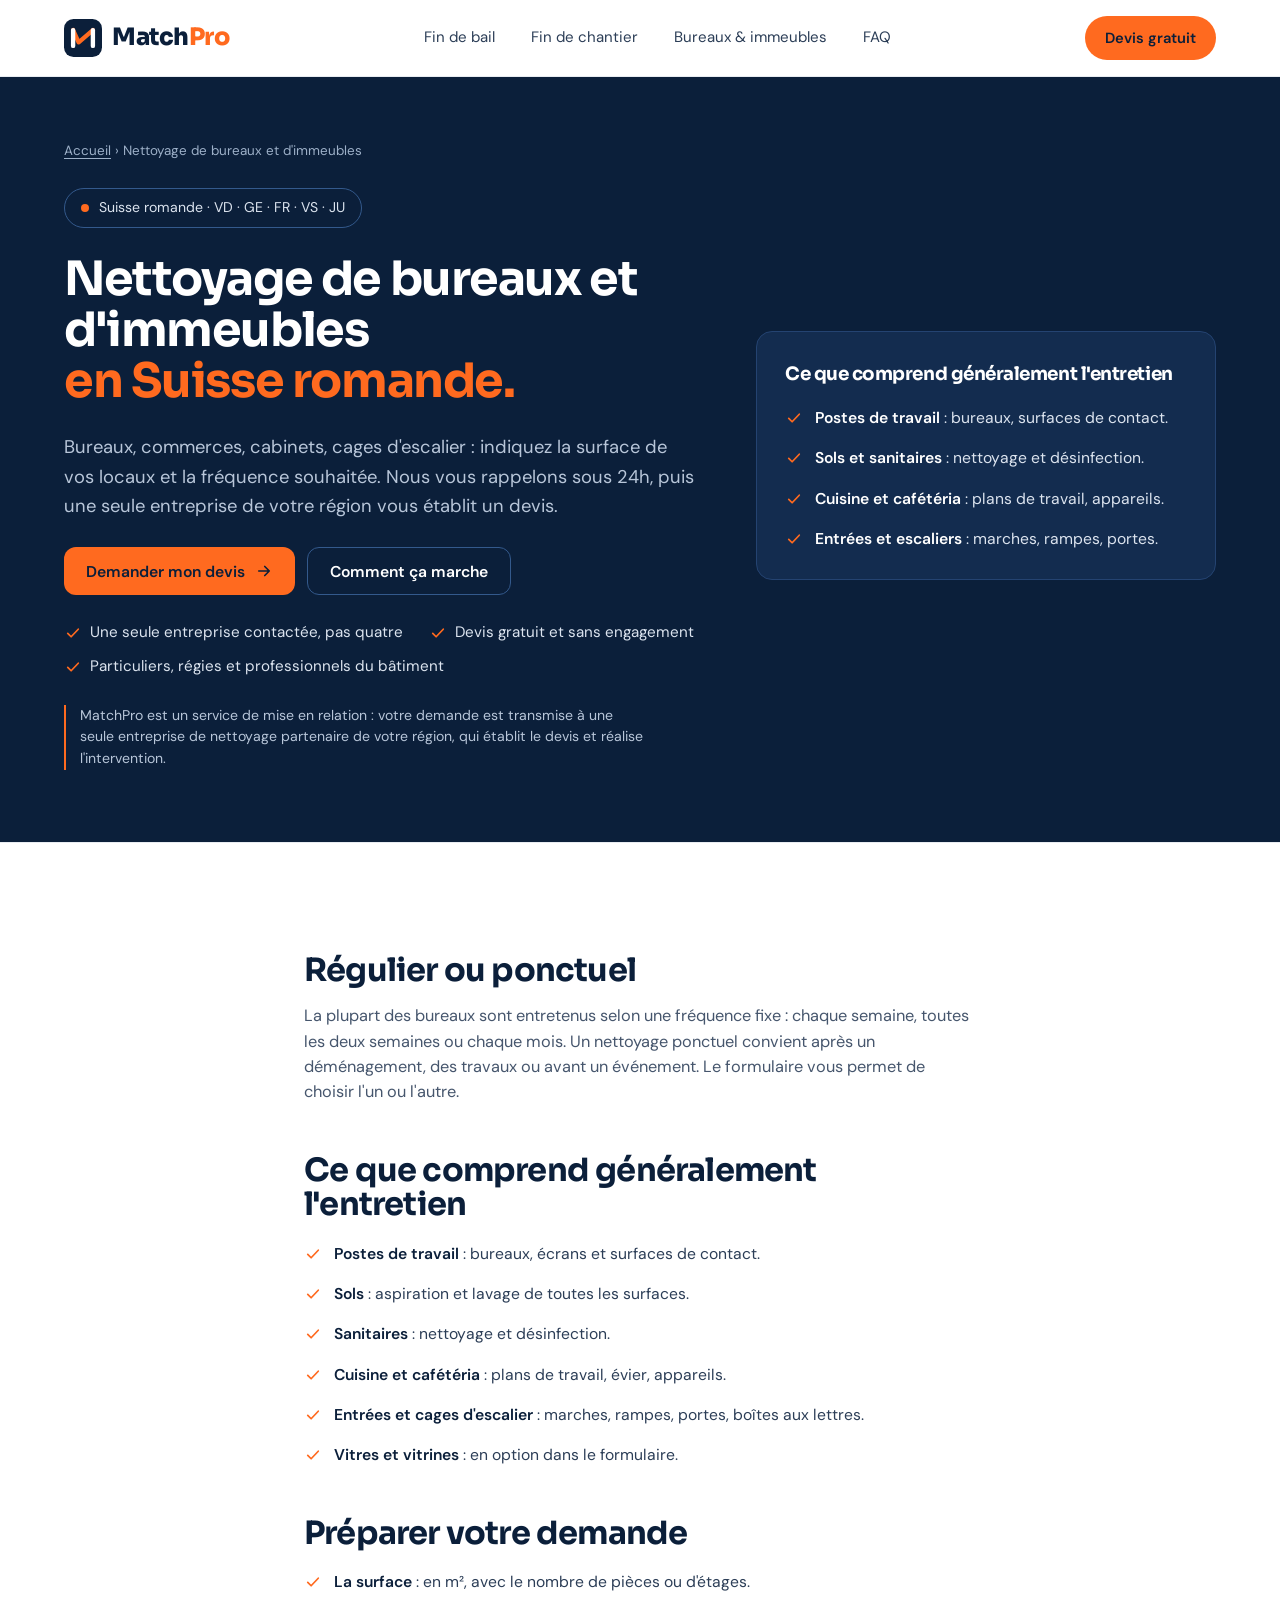
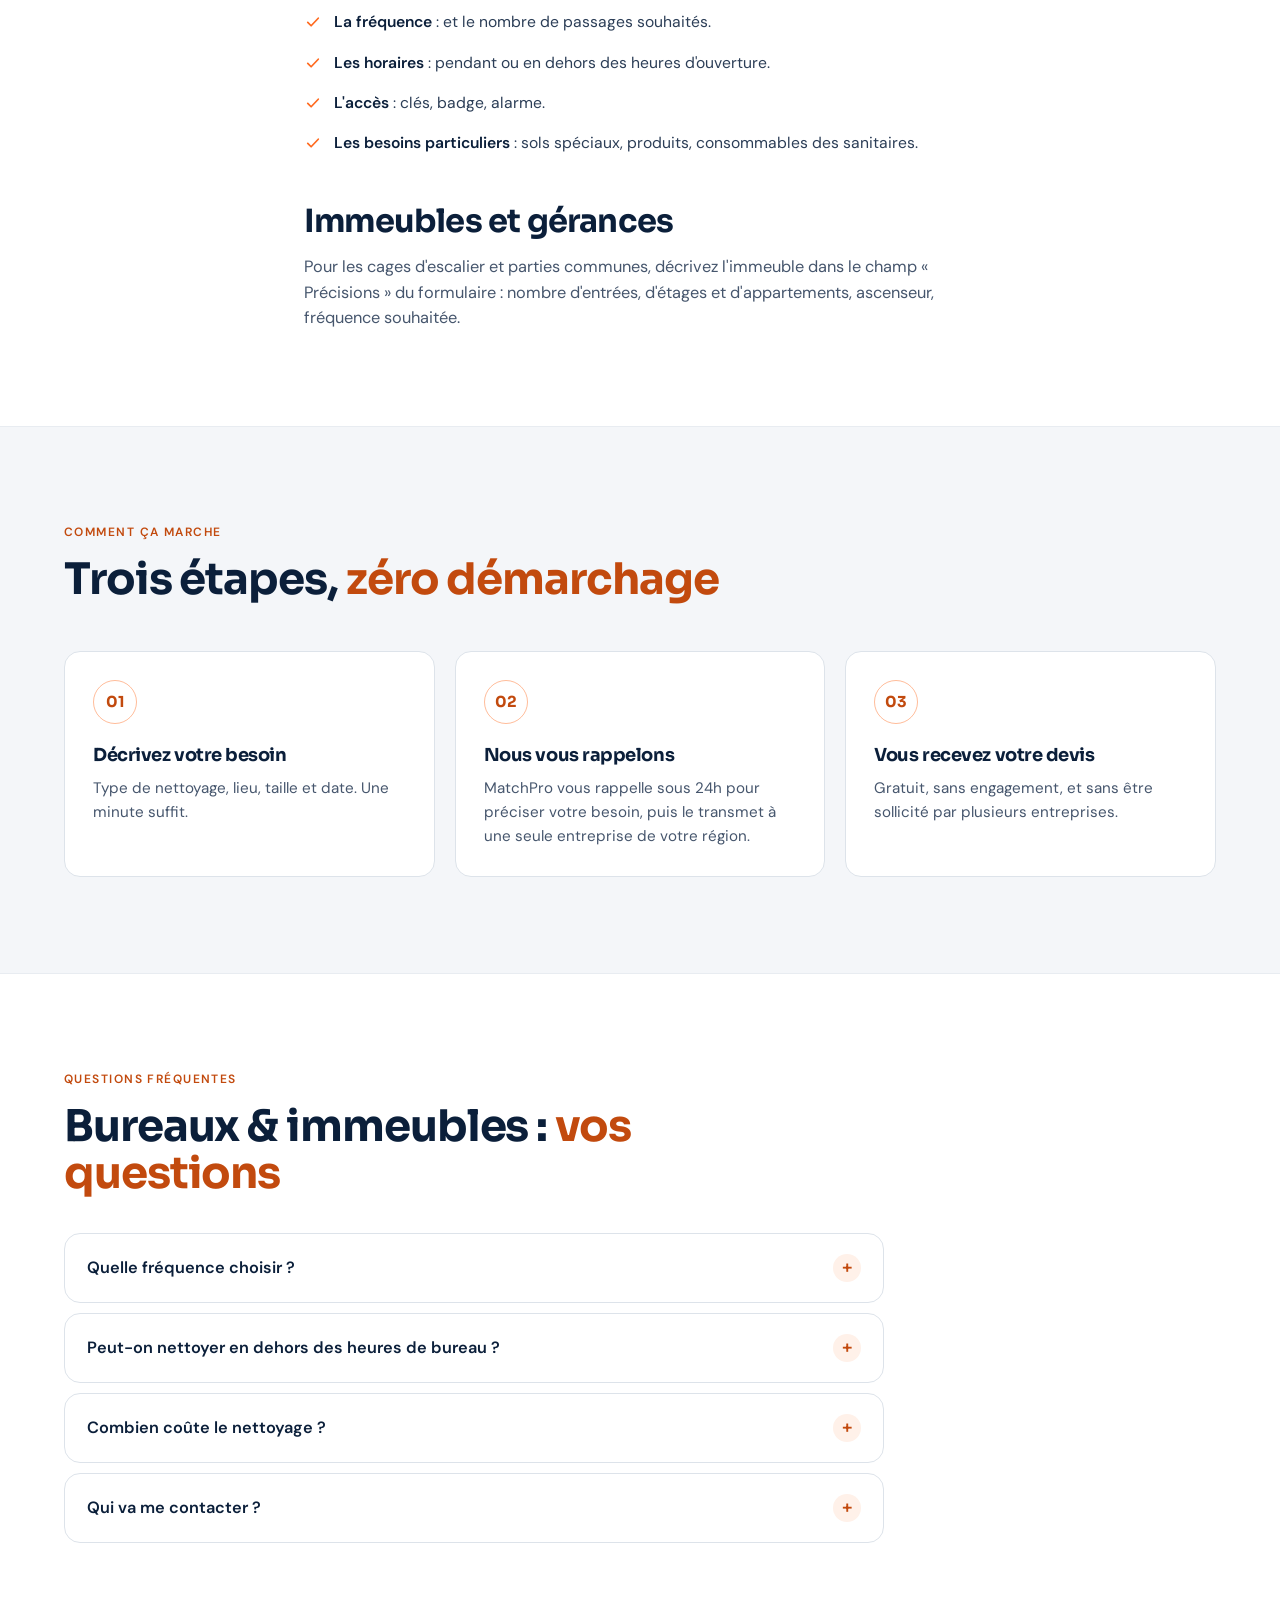
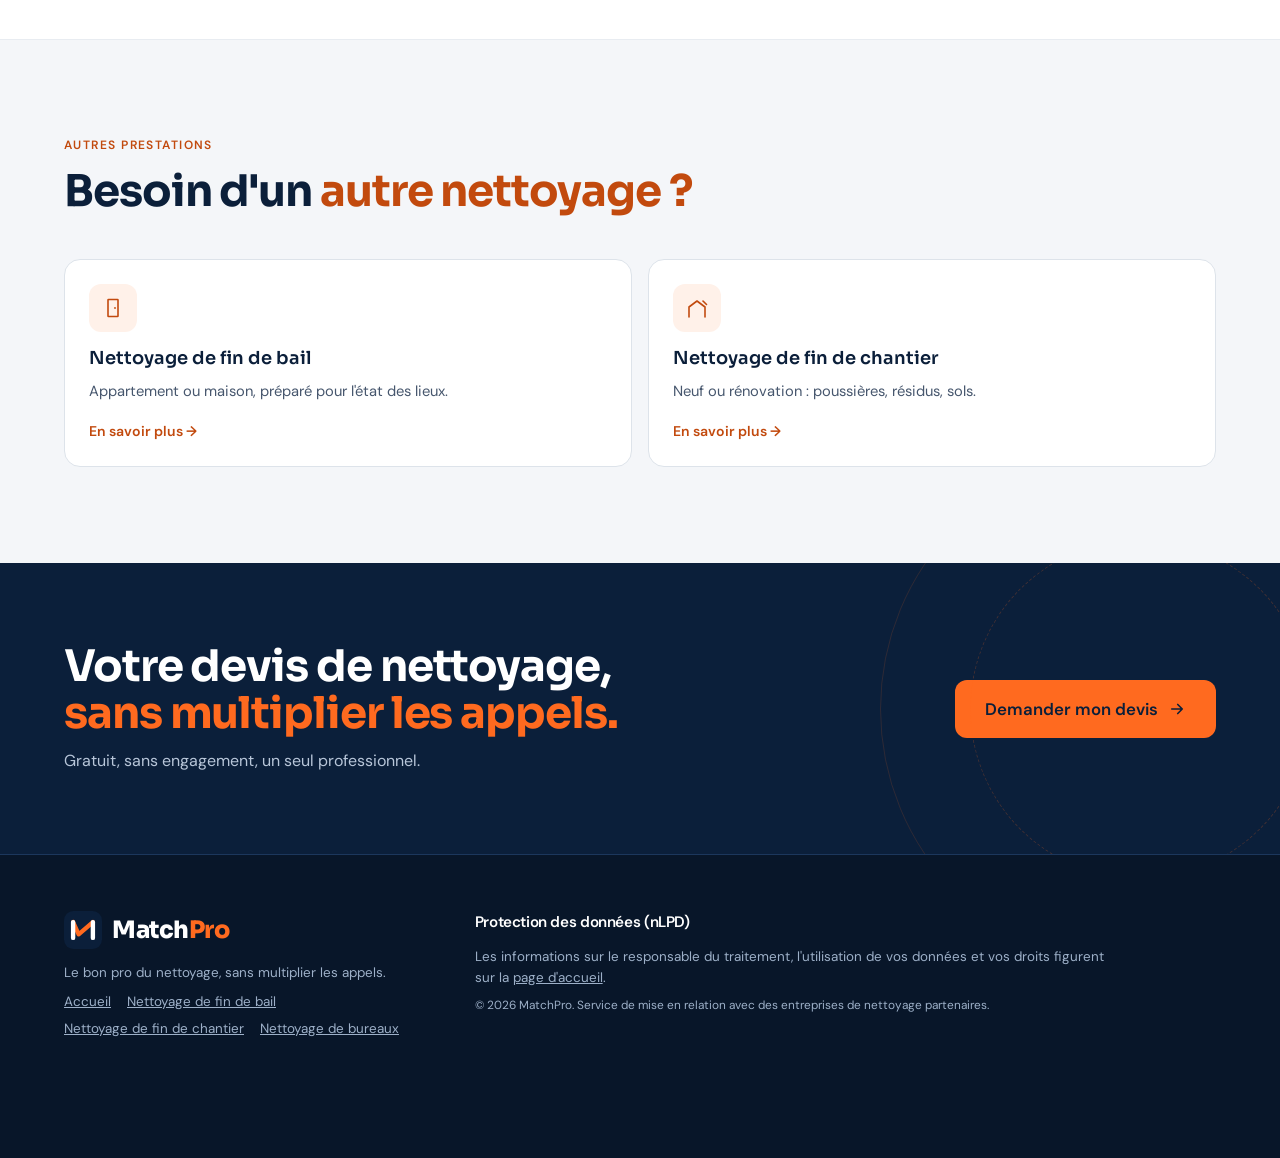
<file: site/nettoyage-bureaux/index.html>
<!DOCTYPE html>
<html lang="fr-CH">
<head>
<meta charset="UTF-8">
<meta name="viewport" content="width=device-width, initial-scale=1, viewport-fit=cover">
<title>Nettoyage de bureaux et d'immeubles en Suisse romande | MatchPro</title>
<meta name="description" content="Nettoyage régulier ou ponctuel de bureaux, commerces et cages d'escalier en Suisse romande. Indiquez la surface et la fréquence : devis gratuit, une seule entreprise contactée.">
<meta name="theme-color" content="#0B1F3A">
<!-- Domaine provisoire https://matchpro.ch : s'il change, le remplacer dans toutes les pages, sitemap.xml et robots.txt. -->
<link rel="canonical" href="https://matchpro.ch/nettoyage-bureaux/">
<meta property="og:type" content="website">
<meta property="og:site_name" content="MatchPro">
<meta property="og:locale" content="fr_CH">
<meta property="og:title" content="Nettoyage de bureaux et d'immeubles en Suisse romande | MatchPro">
<meta property="og:description" content="Nettoyage régulier ou ponctuel de bureaux, commerces et cages d'escalier en Suisse romande. Indiquez la surface et la fréquence : devis gratuit, une seule entreprise contactée.">
<meta property="og:url" content="https://matchpro.ch/nettoyage-bureaux/">
<meta property="og:image" content="https://matchpro.ch/matchpro-partage.png">
<meta property="og:image:width" content="1200">
<meta property="og:image:height" content="630">
<meta name="twitter:card" content="summary_large_image">
<script type="application/ld+json">
{
 "@context": "https://schema.org",
 "@type": "BreadcrumbList",
 "itemListElement": [
  {
   "@type": "ListItem",
   "position": 1,
   "name": "Accueil",
   "item": "https://matchpro.ch/"
  },
  {
   "@type": "ListItem",
   "position": 2,
   "name": "Nettoyage de bureaux et d'immeubles",
   "item": "https://matchpro.ch/nettoyage-bureaux/"
  }
 ]
}
</script>
<link rel="icon" type="image/svg+xml" href="data:image/svg+xml,%3Csvg xmlns='http://www.w3.org/2000/svg' viewBox='0 0 48 48'%3E%3Crect width='48' height='48' rx='12' fill='%230B1F3A'/%3E%3Cpath d='M11.5 14l7 15.5 18-15.5' fill='none' stroke='%23FF6A1F' stroke-width='5.5' stroke-linecap='round' stroke-linejoin='round'/%3E%3Cpath d='M11.5 34V14M36.5 34V14' fill='none' stroke='%23fff' stroke-width='5.5' stroke-linecap='round' stroke-linejoin='round'/%3E%3C/svg%3E">
<link rel="preconnect" href="https://fonts.googleapis.com">
<link rel="preconnect" href="https://fonts.gstatic.com" crossorigin="">
<link href="https://fonts.googleapis.com/css2?family=DM+Sans:opsz,wght@9..40,400;9..40,500;9..40,600&amp;family=Sora:wght@500;600;700;800&amp;display=swap" rel="stylesheet">
<link rel="stylesheet" href="../assets/matchpro.css">
</head>
<body>

<svg width="0" height="0" style="position:absolute" aria-hidden="true">
  <defs>
    <symbol id="mp-icon" viewBox="0 0 48 48">
      <rect width="48" height="48" rx="12" fill="#0B1F3A"></rect>
      <path d="M11.5 14l7 15.5 18-15.5" fill="none" stroke="#FF6A1F" stroke-width="5.5" stroke-linecap="round" stroke-linejoin="round"></path>
      <path d="M11.5 34V14M36.5 34V14" fill="none" stroke="#fff" stroke-width="5.5" stroke-linecap="round" stroke-linejoin="round"></path>
    </symbol>
    <!-- Signe du logo (V orange, jambages blancs) dans un rond bleu nuit, pour les mentions « un seul pro de votre région » -->
    <symbol id="mp-mark-badge" viewBox="8.5 11 31 26">
      <path d="M11.5 14l7 15.5 18-15.5" fill="none" stroke="#FF6A1F" stroke-width="5.5" stroke-linecap="round" stroke-linejoin="round"></path>
      <path d="M11.5 34V14M36.5 34V14" fill="none" stroke="#FFFFFF" stroke-width="5.5" stroke-linecap="round" stroke-linejoin="round"></path>
    </symbol>
    <symbol id="pm-check" viewBox="0 0 24 24">
      <path d="M5 12.5l4.5 4.5L19 7" fill="none" stroke="currentColor" stroke-width="2.3" stroke-linecap="round" stroke-linejoin="round"></path>
    </symbol>
    <symbol id="pm-x" viewBox="0 0 24 24">
      <path d="M7 7l10 10M17 7L7 17" fill="none" stroke="currentColor" stroke-width="2.2" stroke-linecap="round"></path>
    </symbol>
    <symbol id="pm-arrow" viewBox="0 0 24 24">
      <path d="M5 12h14M13 6l6 6-6 6" fill="none" stroke="currentColor" stroke-width="2.2" stroke-linecap="round" stroke-linejoin="round"></path>
    </symbol>
  </defs>
</svg>

<header class="site">
  <div class="wrap header-row">
    <a href="../" class="logo" aria-label="MatchPro, accueil">
      <svg viewBox="0 0 48 48" aria-hidden="true"><use href="#mp-icon"/></svg>
      <span class="wordmark">Match<b>Pro</b></span>
    </a>
    <nav class="nav" aria-label="Navigation principale">
      <a href="../nettoyage-fin-de-bail/">Fin de bail</a><a href="../nettoyage-fin-de-chantier/">Fin de chantier</a><a href="../nettoyage-bureaux/" aria-current="page">Bureaux &amp; immeubles</a><a href="#faq">FAQ</a>
    </nav>
    <div class="header-actions">
      <a class="btn" href="../?service=bureaux#devis">Devis gratuit</a>
    </div>
  </div>
</header>

<main>
<section class="hero">
  <div class="wrap hero-grid">
    <div class="hero-copy">
      <nav class="crumb" aria-label="Fil d'Ariane"><a href="../">Accueil</a> › Nettoyage de bureaux et d'immeubles</nav>
      <div class="pill"><span class="dot"></span><span><span class="full">Suisse romande · </span>VD · GE · FR · VS · JU</span></div>
      <h1>Nettoyage de bureaux et d'immeubles <em>en Suisse romande.</em></h1>
      <p class="hero-lede">Bureaux, commerces, cabinets, cages d'escalier : indiquez la surface de vos locaux et la fréquence souhaitée. Nous vous rappelons sous 24h, puis une seule entreprise de votre région vous établit un devis.</p>
      <div class="cta-row"><a class="btn" href="../?service=bureaux#devis">Demander mon devis<svg width="18" height="18" aria-hidden="true"><use href="#pm-arrow"/></svg></a><a class="btn ghost" href="#comment">Comment ça marche</a></div>
      <ul class="check-list"><li><svg width="18" height="18" aria-hidden="true"><use href="#pm-check"/></svg>Une seule entreprise contactée, pas quatre</li><li><svg width="18" height="18" aria-hidden="true"><use href="#pm-check"/></svg>Devis gratuit et sans engagement</li><li><svg width="18" height="18" aria-hidden="true"><use href="#pm-check"/></svg>Particuliers, régies et professionnels du bâtiment</li></ul>
      <p class="hero-note">MatchPro est un service de mise en relation : votre demande est transmise à une seule entreprise de nettoyage partenaire de votre région, qui établit le devis et réalise l'intervention.</p>
    </div>
    <div class="hero-side">
      <div class="pro-card"><h2>Ce que comprend généralement l'entretien</h2><ul class="pro-list"><li><svg width="18" height="18" aria-hidden="true"><use href="#pm-check"/></svg><span><strong>Postes de travail</strong> : bureaux, surfaces de contact.</span></li><li><svg width="18" height="18" aria-hidden="true"><use href="#pm-check"/></svg><span><strong>Sols et sanitaires</strong> : nettoyage et désinfection.</span></li><li><svg width="18" height="18" aria-hidden="true"><use href="#pm-check"/></svg><span><strong>Cuisine et cafétéria</strong> : plans de travail, appareils.</span></li><li><svg width="18" height="18" aria-hidden="true"><use href="#pm-check"/></svg><span><strong>Entrées et escaliers</strong> : marches, rampes, portes.</span></li></ul></div>
    </div>
  </div>
</section>

<section class="block">
  <div class="wrap prose">
<h2>Régulier ou ponctuel</h2>
<p>La plupart des bureaux sont entretenus selon une fréquence fixe : chaque semaine, toutes les deux semaines ou chaque mois. Un nettoyage ponctuel convient après un déménagement, des travaux ou avant un événement. Le formulaire vous permet de choisir l'un ou l'autre.</p>
<h2>Ce que comprend généralement l'entretien</h2>
<ul class="pro-list"><li><svg width="18" height="18" aria-hidden="true"><use href="#pm-check"/></svg><span><strong>Postes de travail</strong> : bureaux, écrans et surfaces de contact.</span></li><li><svg width="18" height="18" aria-hidden="true"><use href="#pm-check"/></svg><span><strong>Sols</strong> : aspiration et lavage de toutes les surfaces.</span></li><li><svg width="18" height="18" aria-hidden="true"><use href="#pm-check"/></svg><span><strong>Sanitaires</strong> : nettoyage et désinfection.</span></li><li><svg width="18" height="18" aria-hidden="true"><use href="#pm-check"/></svg><span><strong>Cuisine et cafétéria</strong> : plans de travail, évier, appareils.</span></li><li><svg width="18" height="18" aria-hidden="true"><use href="#pm-check"/></svg><span><strong>Entrées et cages d'escalier</strong> : marches, rampes, portes, boîtes aux lettres.</span></li><li><svg width="18" height="18" aria-hidden="true"><use href="#pm-check"/></svg><span><strong>Vitres et vitrines</strong> : en option dans le formulaire.</span></li></ul>
<h2>Préparer votre demande</h2>
<ul class="pro-list"><li><svg width="18" height="18" aria-hidden="true"><use href="#pm-check"/></svg><span><strong>La surface</strong> : en m², avec le nombre de pièces ou d'étages.</span></li><li><svg width="18" height="18" aria-hidden="true"><use href="#pm-check"/></svg><span><strong>La fréquence</strong> : et le nombre de passages souhaités.</span></li><li><svg width="18" height="18" aria-hidden="true"><use href="#pm-check"/></svg><span><strong>Les horaires</strong> : pendant ou en dehors des heures d'ouverture.</span></li><li><svg width="18" height="18" aria-hidden="true"><use href="#pm-check"/></svg><span><strong>L'accès</strong> : clés, badge, alarme.</span></li><li><svg width="18" height="18" aria-hidden="true"><use href="#pm-check"/></svg><span><strong>Les besoins particuliers</strong> : sols spéciaux, produits, consommables des sanitaires.</span></li></ul>
<h2>Immeubles et gérances</h2>
<p>Pour les cages d'escalier et parties communes, décrivez l'immeuble dans le champ « Précisions » du formulaire : nombre d'entrées, d'étages et d'appartements, ascenseur, fréquence souhaitée.</p>
  </div>
</section>

<section class="block alt" id="comment">
  <div class="wrap">
    <div class="eyebrow">Comment ça marche</div>
    <h2>Trois étapes, <em>zéro démarchage</em></h2>
    <div class="steps-grid">
      <div class="step"><div class="num">01</div><h3>Décrivez votre besoin</h3><p>Type de nettoyage, lieu, taille et date. Une minute suffit.</p></div>
      <div class="step"><div class="num">02</div><h3>Nous vous rappelons</h3><p>MatchPro vous rappelle sous 24h pour préciser votre besoin, puis le transmet à une seule entreprise de votre région.</p></div>
      <div class="step"><div class="num">03</div><h3>Vous recevez votre devis</h3><p>Gratuit, sans engagement, et sans être sollicité par plusieurs entreprises.</p></div>
    </div>
  </div>
</section>

<section class="block" id="faq">
  <div class="wrap">
    <div class="eyebrow">Questions fréquentes</div>
    <h2>Bureaux &amp; immeubles : <em>vos questions</em></h2>
    <div class="faq"><details><summary>Quelle fréquence choisir ?</summary><p>Elle dépend du nombre de personnes et du passage dans vos locaux. Indiquez vos habitudes : le professionnel vous conseillera dans son devis.</p></details><details><summary>Peut-on nettoyer en dehors des heures de bureau ?</summary><p>Indiquez vos horaires souhaités dans la demande : le professionnel vous dira ce qui est possible.</p></details><details><summary>Combien coûte le nettoyage ?</summary><p>Le prix dépend de la surface, de l'état des lieux, de la fréquence et des options (vitres, stores, balcon, cave). Il est fixé par le professionnel dans un devis gratuit, que vous êtes libre de refuser.</p></details><details><summary>Qui va me contacter ?</summary><p>D'abord MatchPro, sous 24h, pour préciser votre besoin. Ensuite une seule entreprise de nettoyage partenaire de votre région, qui établit le devis et réalise l'intervention.</p></details></div>
  </div>
</section>

<section class="block alt">
  <div class="wrap">
    <div class="eyebrow">Autres prestations</div>
    <h2>Besoin d'un <em>autre nettoyage ?</em></h2>
    <div class="service-grid"><a class="service-card" href="../nettoyage-fin-de-bail/"><svg class="ico-box" viewBox="0 0 24 24" fill="none" stroke="currentColor" stroke-width="1.6" stroke-linecap="round" stroke-linejoin="round" aria-hidden="true"><rect x="7" y="3.5" width="10" height="17" rx="0.5"/><circle cx="14" cy="12" r="0.9" fill="currentColor" stroke="none"/></svg><strong>Nettoyage de fin de bail</strong><span>Appartement ou maison, préparé pour l'état des lieux.</span><span class="go">En savoir plus →</span></a><a class="service-card" href="../nettoyage-fin-de-chantier/"><svg class="ico-box" viewBox="0 0 24 24" fill="none" stroke="currentColor" stroke-width="1.6" stroke-linecap="round" stroke-linejoin="round" aria-hidden="true"><path d="M4 21V11l8-6 8 6v10"/><line x1="18" y1="5" x2="21.5" y2="8.5"/></svg><strong>Nettoyage de fin de chantier</strong><span>Neuf ou rénovation : poussières, résidus, sols.</span><span class="go">En savoir plus →</span></a></div>
  </div>
</section>

<section class="final-cta">
  <div class="wrap">
    <div>
      <h2>Votre devis de nettoyage, <em>sans multiplier les appels.</em></h2>
      <p>Gratuit, sans engagement, un seul professionnel.</p>
    </div>
    <a class="btn" href="../?service=bureaux#devis">Demander mon devis<svg width="18" height="18" aria-hidden="true"><use href="#pm-arrow"/></svg></a>
  </div>
</section>
</main>

<footer>
  <div class="wrap foot-grid">
    <div>
      <div class="logo" aria-hidden="true"><svg viewBox="0 0 48 48"><use href="#mp-icon"/></svg><span class="wordmark">Match<b>Pro</b></span></div>
      <p>Le bon pro du nettoyage, sans multiplier les appels.</p>
      <p class="foot-links"><a href="../">Accueil</a><a href="../nettoyage-fin-de-bail/">Nettoyage de fin de bail</a><a href="../nettoyage-fin-de-chantier/">Nettoyage de fin de chantier</a><a href="../nettoyage-bureaux/">Nettoyage de bureaux</a></p>
    </div>
    <div>
      <h3>Protection des données (nLPD)</h3>
      <p>Les informations sur le responsable du traitement, l'utilisation de vos données et vos droits figurent sur la <a href="../#confidentialite">page d'accueil</a>.</p>
      <p style="font-size:.74rem;">© 2026 MatchPro. Service de mise en relation avec des entreprises de nettoyage partenaires.</p>
    </div>
  </div>
</footer>

<div class="mobile-bar"><a class="btn" href="../?service=bureaux#devis">Devis gratuit</a></div>
</body>
</html>
</file>
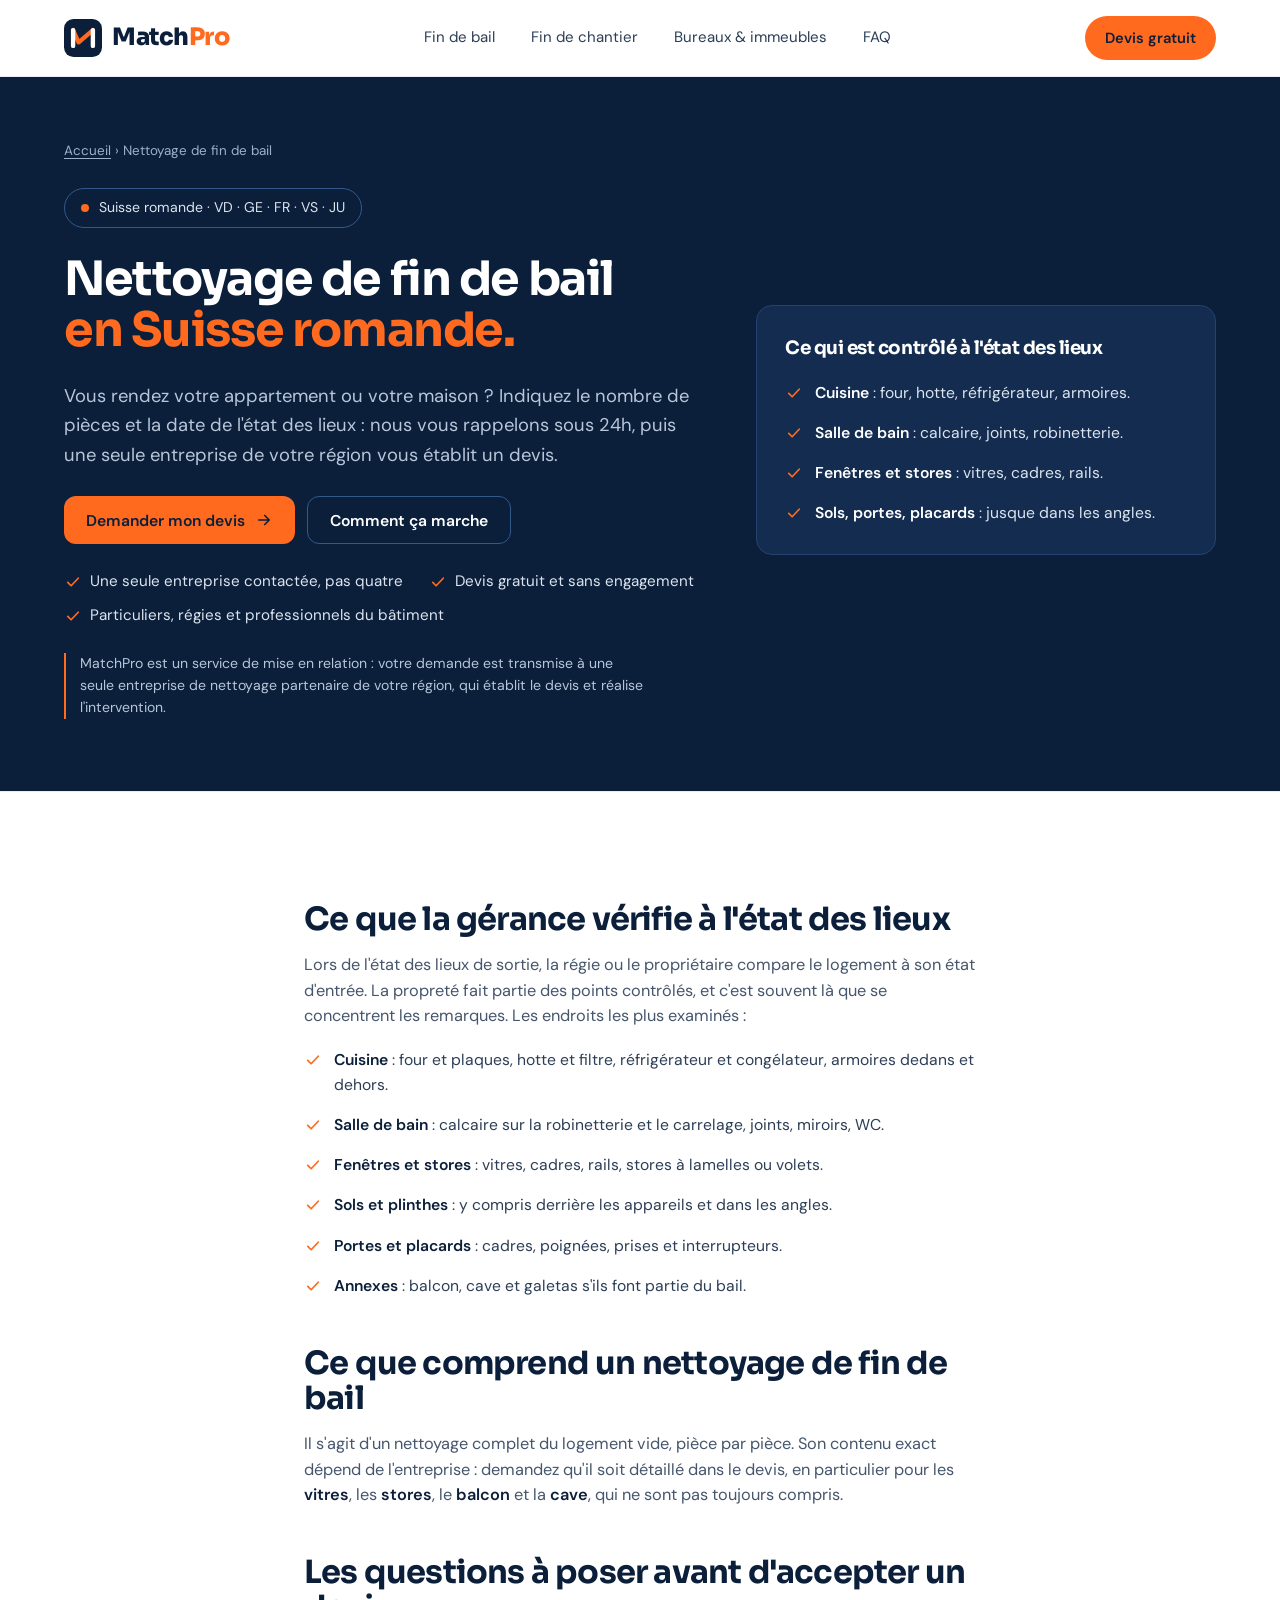
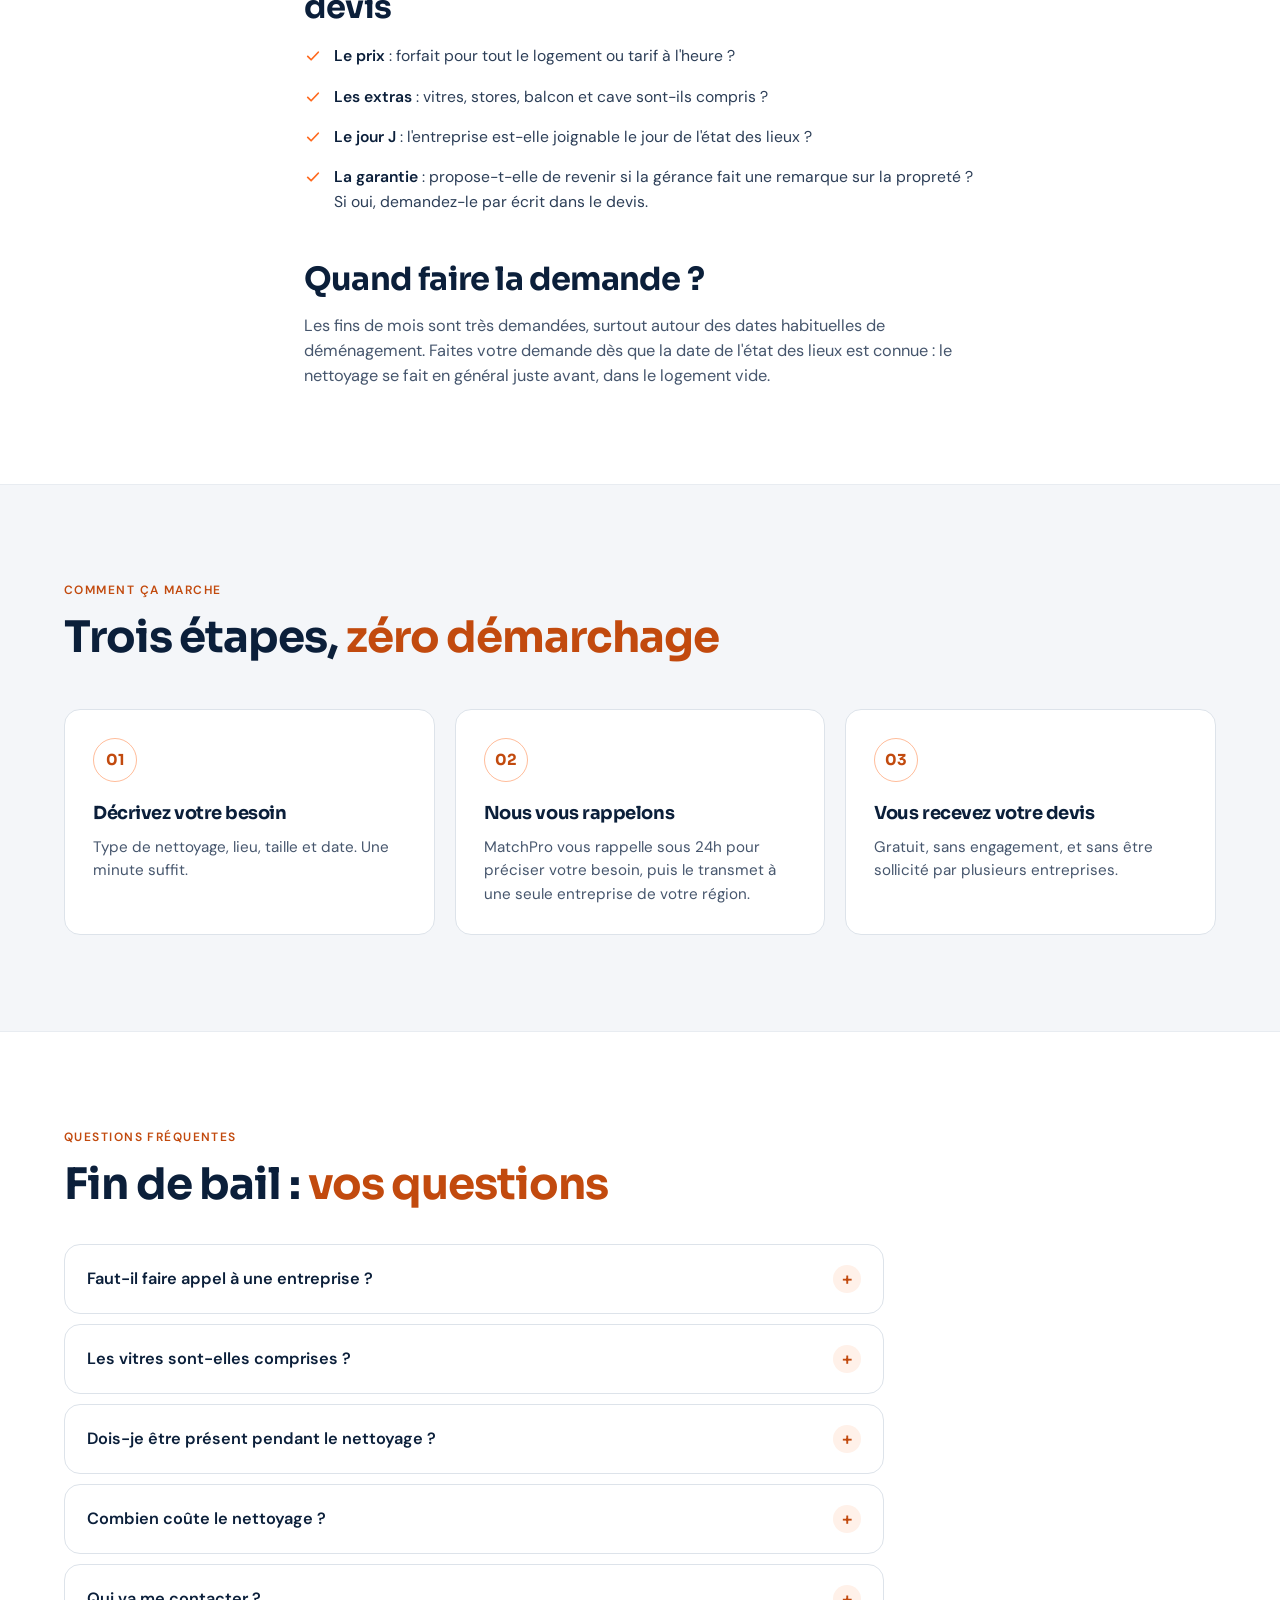
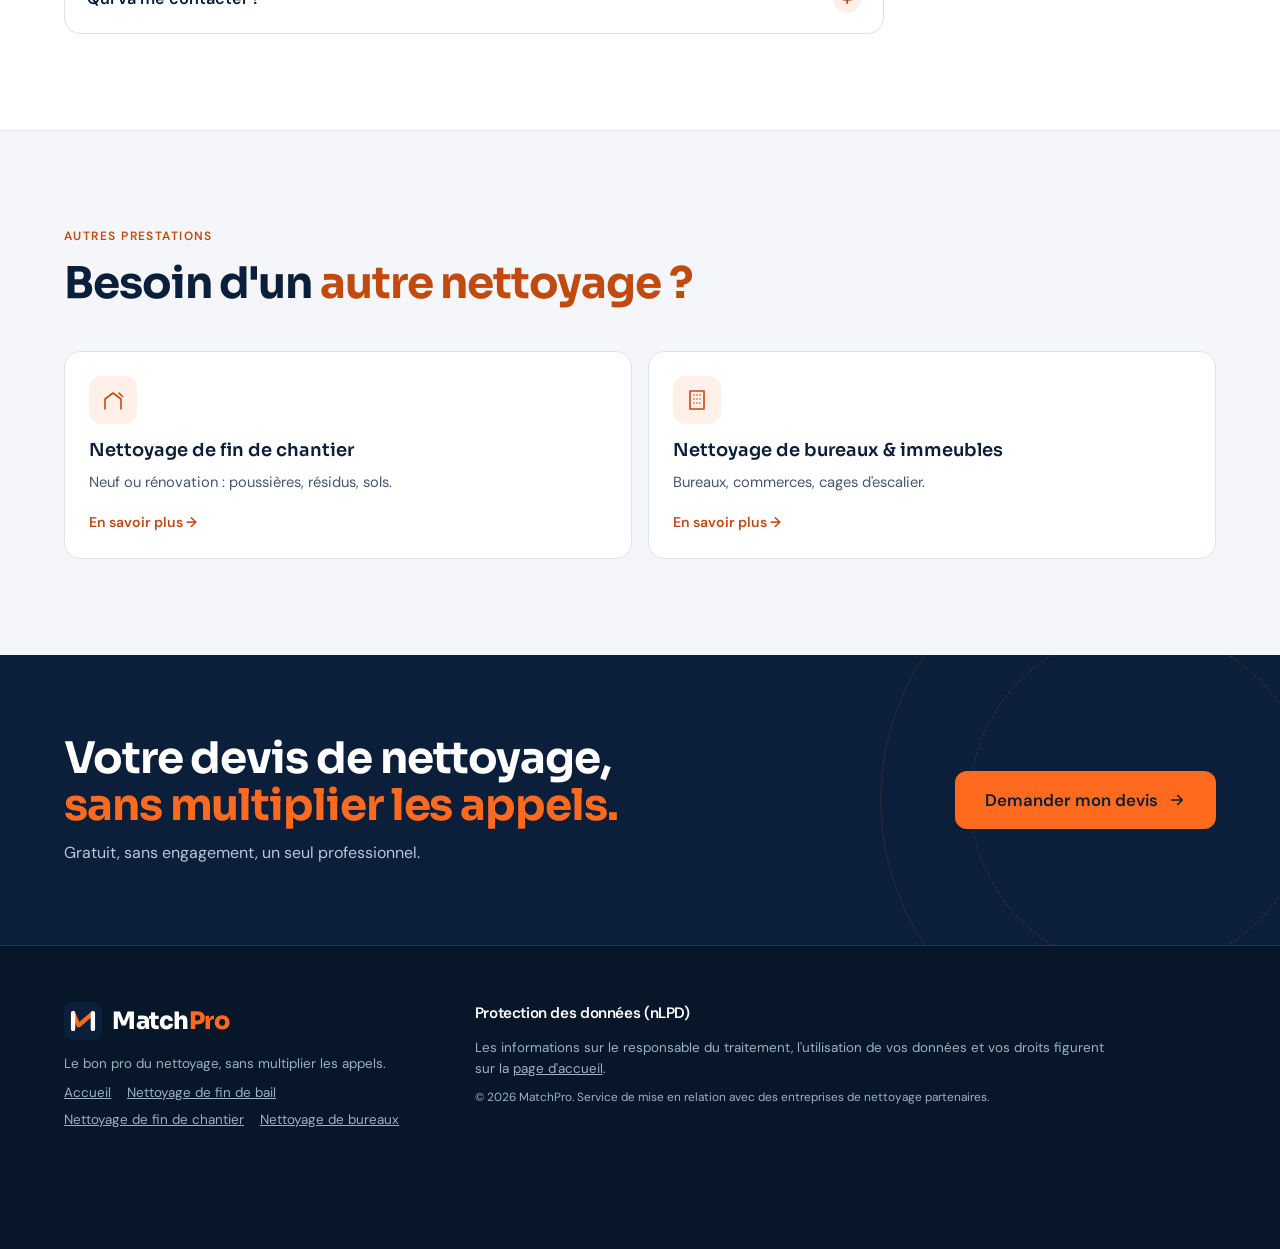
<file: site/nettoyage-fin-de-bail/index.html>
<!DOCTYPE html>
<html lang="fr-CH">
<head>
<meta charset="UTF-8">
<meta name="viewport" content="width=device-width, initial-scale=1, viewport-fit=cover">
<title>Nettoyage de fin de bail en Suisse romande | MatchPro</title>
<meta name="description" content="Vous quittez votre logement ? Nettoyage de fin de bail en Suisse romande : cuisine, salle de bain, vitres, stores, préparés pour l'état des lieux. Devis gratuit, une seule entreprise contactée.">
<meta name="theme-color" content="#0B1F3A">
<!-- Domaine provisoire https://matchpro.ch : s'il change, le remplacer dans toutes les pages, sitemap.xml et robots.txt. -->
<link rel="canonical" href="https://matchpro.ch/nettoyage-fin-de-bail/">
<meta property="og:type" content="website">
<meta property="og:site_name" content="MatchPro">
<meta property="og:locale" content="fr_CH">
<meta property="og:title" content="Nettoyage de fin de bail en Suisse romande | MatchPro">
<meta property="og:description" content="Vous quittez votre logement ? Nettoyage de fin de bail en Suisse romande : cuisine, salle de bain, vitres, stores, préparés pour l'état des lieux. Devis gratuit, une seule entreprise contactée.">
<meta property="og:url" content="https://matchpro.ch/nettoyage-fin-de-bail/">
<meta property="og:image" content="https://matchpro.ch/matchpro-partage.png">
<meta property="og:image:width" content="1200">
<meta property="og:image:height" content="630">
<meta name="twitter:card" content="summary_large_image">
<script type="application/ld+json">
{
 "@context": "https://schema.org",
 "@type": "BreadcrumbList",
 "itemListElement": [
  {
   "@type": "ListItem",
   "position": 1,
   "name": "Accueil",
   "item": "https://matchpro.ch/"
  },
  {
   "@type": "ListItem",
   "position": 2,
   "name": "Nettoyage de fin de bail",
   "item": "https://matchpro.ch/nettoyage-fin-de-bail/"
  }
 ]
}
</script>
<link rel="icon" type="image/svg+xml" href="data:image/svg+xml,%3Csvg xmlns='http://www.w3.org/2000/svg' viewBox='0 0 48 48'%3E%3Crect width='48' height='48' rx='12' fill='%230B1F3A'/%3E%3Cpath d='M11.5 14l7 15.5 18-15.5' fill='none' stroke='%23FF6A1F' stroke-width='5.5' stroke-linecap='round' stroke-linejoin='round'/%3E%3Cpath d='M11.5 34V14M36.5 34V14' fill='none' stroke='%23fff' stroke-width='5.5' stroke-linecap='round' stroke-linejoin='round'/%3E%3C/svg%3E">
<link rel="preconnect" href="https://fonts.googleapis.com">
<link rel="preconnect" href="https://fonts.gstatic.com" crossorigin="">
<link href="https://fonts.googleapis.com/css2?family=DM+Sans:opsz,wght@9..40,400;9..40,500;9..40,600&amp;family=Sora:wght@500;600;700;800&amp;display=swap" rel="stylesheet">
<link rel="stylesheet" href="../assets/matchpro.css">
</head>
<body>

<svg width="0" height="0" style="position:absolute" aria-hidden="true">
  <defs>
    <symbol id="mp-icon" viewBox="0 0 48 48">
      <rect width="48" height="48" rx="12" fill="#0B1F3A"></rect>
      <path d="M11.5 14l7 15.5 18-15.5" fill="none" stroke="#FF6A1F" stroke-width="5.5" stroke-linecap="round" stroke-linejoin="round"></path>
      <path d="M11.5 34V14M36.5 34V14" fill="none" stroke="#fff" stroke-width="5.5" stroke-linecap="round" stroke-linejoin="round"></path>
    </symbol>
    <!-- Signe du logo (V orange, jambages blancs) dans un rond bleu nuit, pour les mentions « un seul pro de votre région » -->
    <symbol id="mp-mark-badge" viewBox="8.5 11 31 26">
      <path d="M11.5 14l7 15.5 18-15.5" fill="none" stroke="#FF6A1F" stroke-width="5.5" stroke-linecap="round" stroke-linejoin="round"></path>
      <path d="M11.5 34V14M36.5 34V14" fill="none" stroke="#FFFFFF" stroke-width="5.5" stroke-linecap="round" stroke-linejoin="round"></path>
    </symbol>
    <symbol id="pm-check" viewBox="0 0 24 24">
      <path d="M5 12.5l4.5 4.5L19 7" fill="none" stroke="currentColor" stroke-width="2.3" stroke-linecap="round" stroke-linejoin="round"></path>
    </symbol>
    <symbol id="pm-x" viewBox="0 0 24 24">
      <path d="M7 7l10 10M17 7L7 17" fill="none" stroke="currentColor" stroke-width="2.2" stroke-linecap="round"></path>
    </symbol>
    <symbol id="pm-arrow" viewBox="0 0 24 24">
      <path d="M5 12h14M13 6l6 6-6 6" fill="none" stroke="currentColor" stroke-width="2.2" stroke-linecap="round" stroke-linejoin="round"></path>
    </symbol>
  </defs>
</svg>

<header class="site">
  <div class="wrap header-row">
    <a href="../" class="logo" aria-label="MatchPro, accueil">
      <svg viewBox="0 0 48 48" aria-hidden="true"><use href="#mp-icon"/></svg>
      <span class="wordmark">Match<b>Pro</b></span>
    </a>
    <nav class="nav" aria-label="Navigation principale">
      <a href="../nettoyage-fin-de-bail/" aria-current="page">Fin de bail</a><a href="../nettoyage-fin-de-chantier/">Fin de chantier</a><a href="../nettoyage-bureaux/">Bureaux &amp; immeubles</a><a href="#faq">FAQ</a>
    </nav>
    <div class="header-actions">
      <a class="btn" href="../?service=fin-de-bail#devis">Devis gratuit</a>
    </div>
  </div>
</header>

<main>
<section class="hero">
  <div class="wrap hero-grid">
    <div class="hero-copy">
      <nav class="crumb" aria-label="Fil d'Ariane"><a href="../">Accueil</a> › Nettoyage de fin de bail</nav>
      <div class="pill"><span class="dot"></span><span><span class="full">Suisse romande · </span>VD · GE · FR · VS · JU</span></div>
      <h1>Nettoyage de fin de bail <em>en Suisse romande.</em></h1>
      <p class="hero-lede">Vous rendez votre appartement ou votre maison ? Indiquez le nombre de pièces et la date de l'état des lieux : nous vous rappelons sous 24h, puis une seule entreprise de votre région vous établit un devis.</p>
      <div class="cta-row"><a class="btn" href="../?service=fin-de-bail#devis">Demander mon devis<svg width="18" height="18" aria-hidden="true"><use href="#pm-arrow"/></svg></a><a class="btn ghost" href="#comment">Comment ça marche</a></div>
      <ul class="check-list"><li><svg width="18" height="18" aria-hidden="true"><use href="#pm-check"/></svg>Une seule entreprise contactée, pas quatre</li><li><svg width="18" height="18" aria-hidden="true"><use href="#pm-check"/></svg>Devis gratuit et sans engagement</li><li><svg width="18" height="18" aria-hidden="true"><use href="#pm-check"/></svg>Particuliers, régies et professionnels du bâtiment</li></ul>
      <p class="hero-note">MatchPro est un service de mise en relation : votre demande est transmise à une seule entreprise de nettoyage partenaire de votre région, qui établit le devis et réalise l'intervention.</p>
    </div>
    <div class="hero-side">
      <div class="pro-card"><h2>Ce qui est contrôlé à l'état des lieux</h2><ul class="pro-list"><li><svg width="18" height="18" aria-hidden="true"><use href="#pm-check"/></svg><span><strong>Cuisine</strong> : four, hotte, réfrigérateur, armoires.</span></li><li><svg width="18" height="18" aria-hidden="true"><use href="#pm-check"/></svg><span><strong>Salle de bain</strong> : calcaire, joints, robinetterie.</span></li><li><svg width="18" height="18" aria-hidden="true"><use href="#pm-check"/></svg><span><strong>Fenêtres et stores</strong> : vitres, cadres, rails.</span></li><li><svg width="18" height="18" aria-hidden="true"><use href="#pm-check"/></svg><span><strong>Sols, portes, placards</strong> : jusque dans les angles.</span></li></ul></div>
    </div>
  </div>
</section>

<section class="block">
  <div class="wrap prose">
<h2>Ce que la gérance vérifie à l'état des lieux</h2>
<p>Lors de l'état des lieux de sortie, la régie ou le propriétaire compare le logement à son état d'entrée. La propreté fait partie des points contrôlés, et c'est souvent là que se concentrent les remarques. Les endroits les plus examinés :</p><ul class="pro-list"><li><svg width="18" height="18" aria-hidden="true"><use href="#pm-check"/></svg><span><strong>Cuisine</strong> : four et plaques, hotte et filtre, réfrigérateur et congélateur, armoires dedans et dehors.</span></li><li><svg width="18" height="18" aria-hidden="true"><use href="#pm-check"/></svg><span><strong>Salle de bain</strong> : calcaire sur la robinetterie et le carrelage, joints, miroirs, WC.</span></li><li><svg width="18" height="18" aria-hidden="true"><use href="#pm-check"/></svg><span><strong>Fenêtres et stores</strong> : vitres, cadres, rails, stores à lamelles ou volets.</span></li><li><svg width="18" height="18" aria-hidden="true"><use href="#pm-check"/></svg><span><strong>Sols et plinthes</strong> : y compris derrière les appareils et dans les angles.</span></li><li><svg width="18" height="18" aria-hidden="true"><use href="#pm-check"/></svg><span><strong>Portes et placards</strong> : cadres, poignées, prises et interrupteurs.</span></li><li><svg width="18" height="18" aria-hidden="true"><use href="#pm-check"/></svg><span><strong>Annexes</strong> : balcon, cave et galetas s'ils font partie du bail.</span></li></ul>
<h2>Ce que comprend un nettoyage de fin de bail</h2>
<p>Il s'agit d'un nettoyage complet du logement vide, pièce par pièce. Son contenu exact dépend de l'entreprise : demandez qu'il soit détaillé dans le devis, en particulier pour les <strong>vitres</strong>, les <strong>stores</strong>, le <strong>balcon</strong> et la <strong>cave</strong>, qui ne sont pas toujours compris.</p>
<h2>Les questions à poser avant d'accepter un devis</h2>
<ul class="pro-list"><li><svg width="18" height="18" aria-hidden="true"><use href="#pm-check"/></svg><span><strong>Le prix</strong> : forfait pour tout le logement ou tarif à l'heure ?</span></li><li><svg width="18" height="18" aria-hidden="true"><use href="#pm-check"/></svg><span><strong>Les extras</strong> : vitres, stores, balcon et cave sont-ils compris ?</span></li><li><svg width="18" height="18" aria-hidden="true"><use href="#pm-check"/></svg><span><strong>Le jour J</strong> : l'entreprise est-elle joignable le jour de l'état des lieux ?</span></li><li><svg width="18" height="18" aria-hidden="true"><use href="#pm-check"/></svg><span><strong>La garantie</strong> : propose-t-elle de revenir si la gérance fait une remarque sur la propreté ? Si oui, demandez-le par écrit dans le devis.</span></li></ul>
<h2>Quand faire la demande ?</h2>
<p>Les fins de mois sont très demandées, surtout autour des dates habituelles de déménagement. Faites votre demande dès que la date de l'état des lieux est connue : le nettoyage se fait en général juste avant, dans le logement vide.</p>
  </div>
</section>

<section class="block alt" id="comment">
  <div class="wrap">
    <div class="eyebrow">Comment ça marche</div>
    <h2>Trois étapes, <em>zéro démarchage</em></h2>
    <div class="steps-grid">
      <div class="step"><div class="num">01</div><h3>Décrivez votre besoin</h3><p>Type de nettoyage, lieu, taille et date. Une minute suffit.</p></div>
      <div class="step"><div class="num">02</div><h3>Nous vous rappelons</h3><p>MatchPro vous rappelle sous 24h pour préciser votre besoin, puis le transmet à une seule entreprise de votre région.</p></div>
      <div class="step"><div class="num">03</div><h3>Vous recevez votre devis</h3><p>Gratuit, sans engagement, et sans être sollicité par plusieurs entreprises.</p></div>
    </div>
  </div>
</section>

<section class="block" id="faq">
  <div class="wrap">
    <div class="eyebrow">Questions fréquentes</div>
    <h2>Fin de bail : <em>vos questions</em></h2>
    <div class="faq"><details><summary>Faut-il faire appel à une entreprise ?</summary><p>Non, le logement doit être rendu propre, mais vous pouvez le nettoyer vous-même. Une entreprise spécialisée connaît toutefois les points contrôlés par les régies et dispose du matériel adapté (calcaire, four, vitres).</p></details><details><summary>Les vitres sont-elles comprises ?</summary><p>Cela dépend de l'entreprise. Cochez « Ajouter le nettoyage des vitres » dans le formulaire : elles seront prévues dans le devis.</p></details><details><summary>Dois-je être présent pendant le nettoyage ?</summary><p>C'est à convenir avec le professionnel au moment du devis : remise des clés, accès au logement et contrôle final.</p></details><details><summary>Combien coûte le nettoyage ?</summary><p>Le prix dépend de la surface, de l'état des lieux, de la fréquence et des options (vitres, stores, balcon, cave). Il est fixé par le professionnel dans un devis gratuit, que vous êtes libre de refuser.</p></details><details><summary>Qui va me contacter ?</summary><p>D'abord MatchPro, sous 24h, pour préciser votre besoin. Ensuite une seule entreprise de nettoyage partenaire de votre région, qui établit le devis et réalise l'intervention.</p></details></div>
  </div>
</section>

<section class="block alt">
  <div class="wrap">
    <div class="eyebrow">Autres prestations</div>
    <h2>Besoin d'un <em>autre nettoyage ?</em></h2>
    <div class="service-grid"><a class="service-card" href="../nettoyage-fin-de-chantier/"><svg class="ico-box" viewBox="0 0 24 24" fill="none" stroke="currentColor" stroke-width="1.6" stroke-linecap="round" stroke-linejoin="round" aria-hidden="true"><path d="M4 21V11l8-6 8 6v10"/><line x1="18" y1="5" x2="21.5" y2="8.5"/></svg><strong>Nettoyage de fin de chantier</strong><span>Neuf ou rénovation : poussières, résidus, sols.</span><span class="go">En savoir plus →</span></a><a class="service-card" href="../nettoyage-bureaux/"><svg class="ico-box" viewBox="0 0 24 24" fill="none" stroke="currentColor" stroke-width="1.6" stroke-linecap="round" stroke-linejoin="round" aria-hidden="true"><rect x="5" y="3" width="14" height="18"/><path d="M9 7h.01M12 7h.01M15 7h.01M9 11h.01M12 11h.01M15 11h.01M9 15h.01M12 15h.01M15 15h.01"/></svg><strong>Nettoyage de bureaux &amp; immeubles</strong><span>Bureaux, commerces, cages d'escalier.</span><span class="go">En savoir plus →</span></a></div>
  </div>
</section>

<section class="final-cta">
  <div class="wrap">
    <div>
      <h2>Votre devis de nettoyage, <em>sans multiplier les appels.</em></h2>
      <p>Gratuit, sans engagement, un seul professionnel.</p>
    </div>
    <a class="btn" href="../?service=fin-de-bail#devis">Demander mon devis<svg width="18" height="18" aria-hidden="true"><use href="#pm-arrow"/></svg></a>
  </div>
</section>
</main>

<footer>
  <div class="wrap foot-grid">
    <div>
      <div class="logo" aria-hidden="true"><svg viewBox="0 0 48 48"><use href="#mp-icon"/></svg><span class="wordmark">Match<b>Pro</b></span></div>
      <p>Le bon pro du nettoyage, sans multiplier les appels.</p>
      <p class="foot-links"><a href="../">Accueil</a><a href="../nettoyage-fin-de-bail/">Nettoyage de fin de bail</a><a href="../nettoyage-fin-de-chantier/">Nettoyage de fin de chantier</a><a href="../nettoyage-bureaux/">Nettoyage de bureaux</a></p>
    </div>
    <div>
      <h3>Protection des données (nLPD)</h3>
      <p>Les informations sur le responsable du traitement, l'utilisation de vos données et vos droits figurent sur la <a href="../#confidentialite">page d'accueil</a>.</p>
      <p style="font-size:.74rem;">© 2026 MatchPro. Service de mise en relation avec des entreprises de nettoyage partenaires.</p>
    </div>
  </div>
</footer>

<div class="mobile-bar"><a class="btn" href="../?service=fin-de-bail#devis">Devis gratuit</a></div>
</body>
</html>
</file>
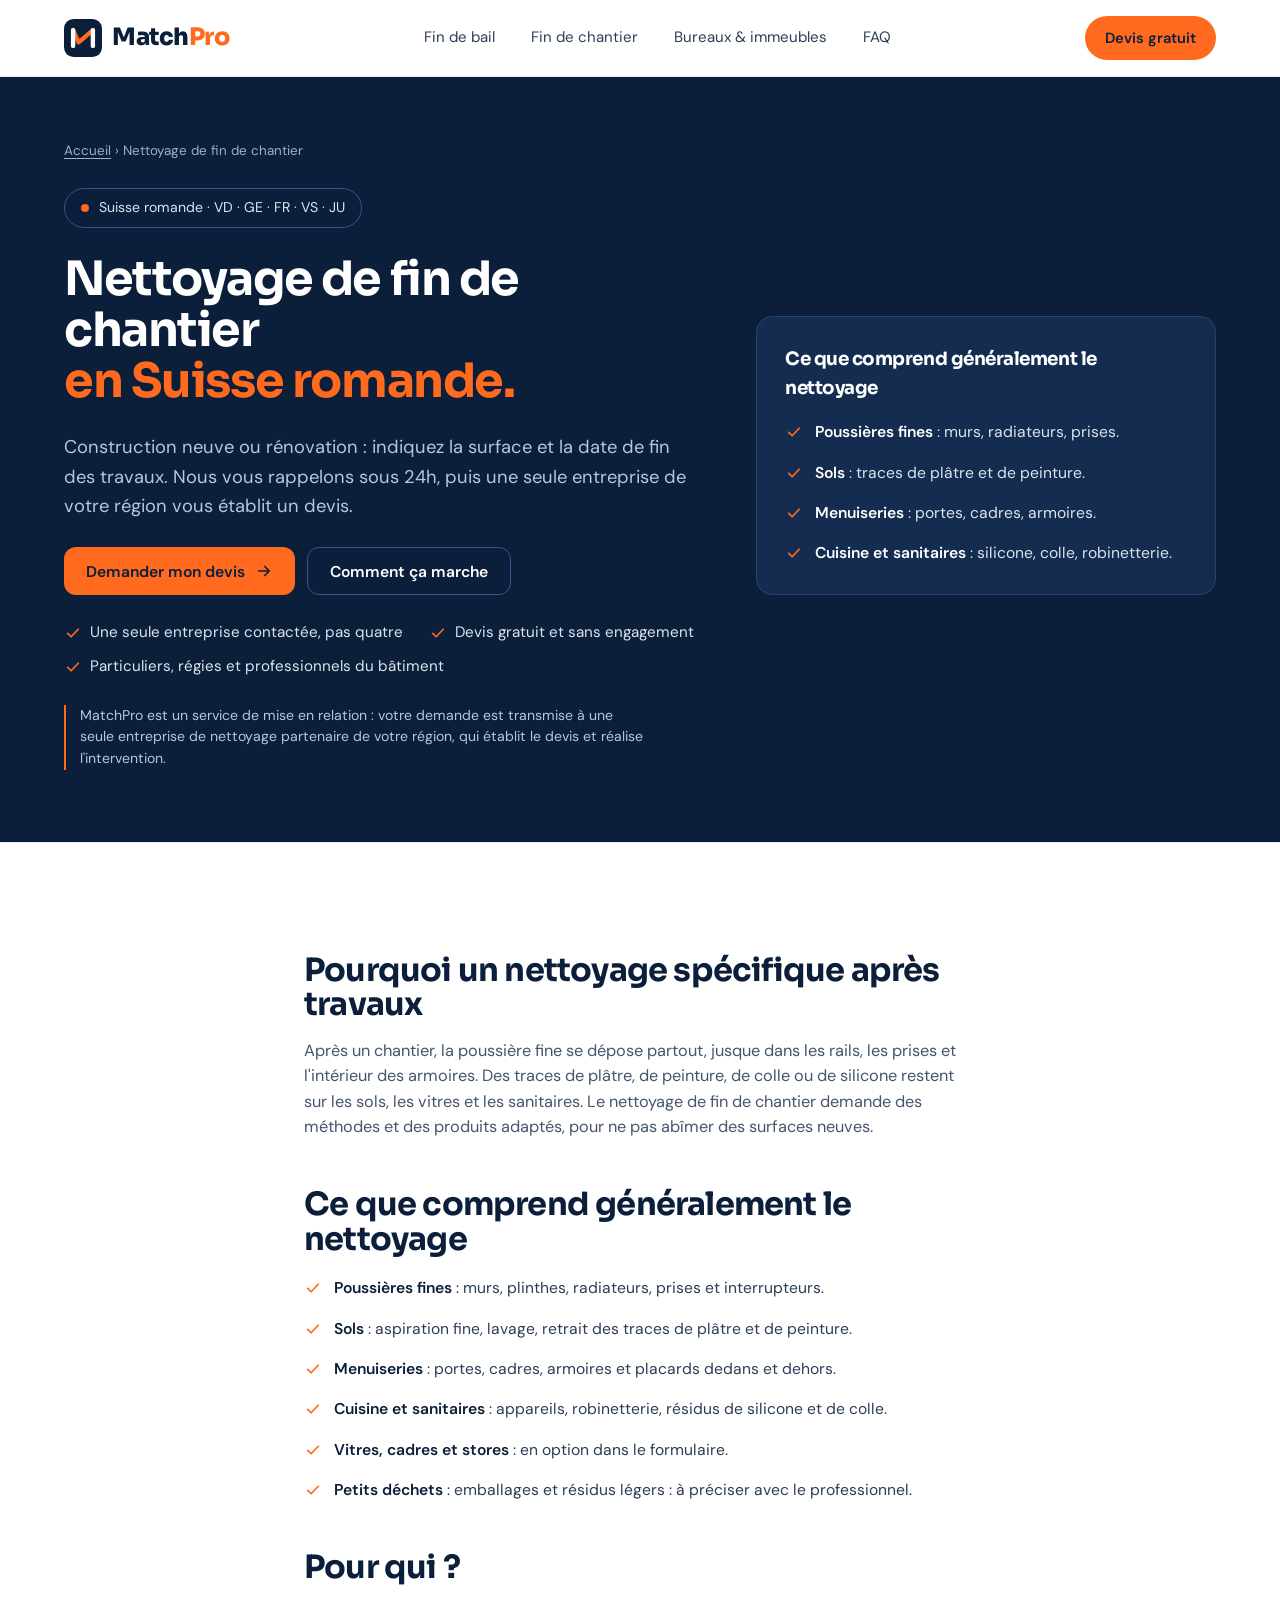
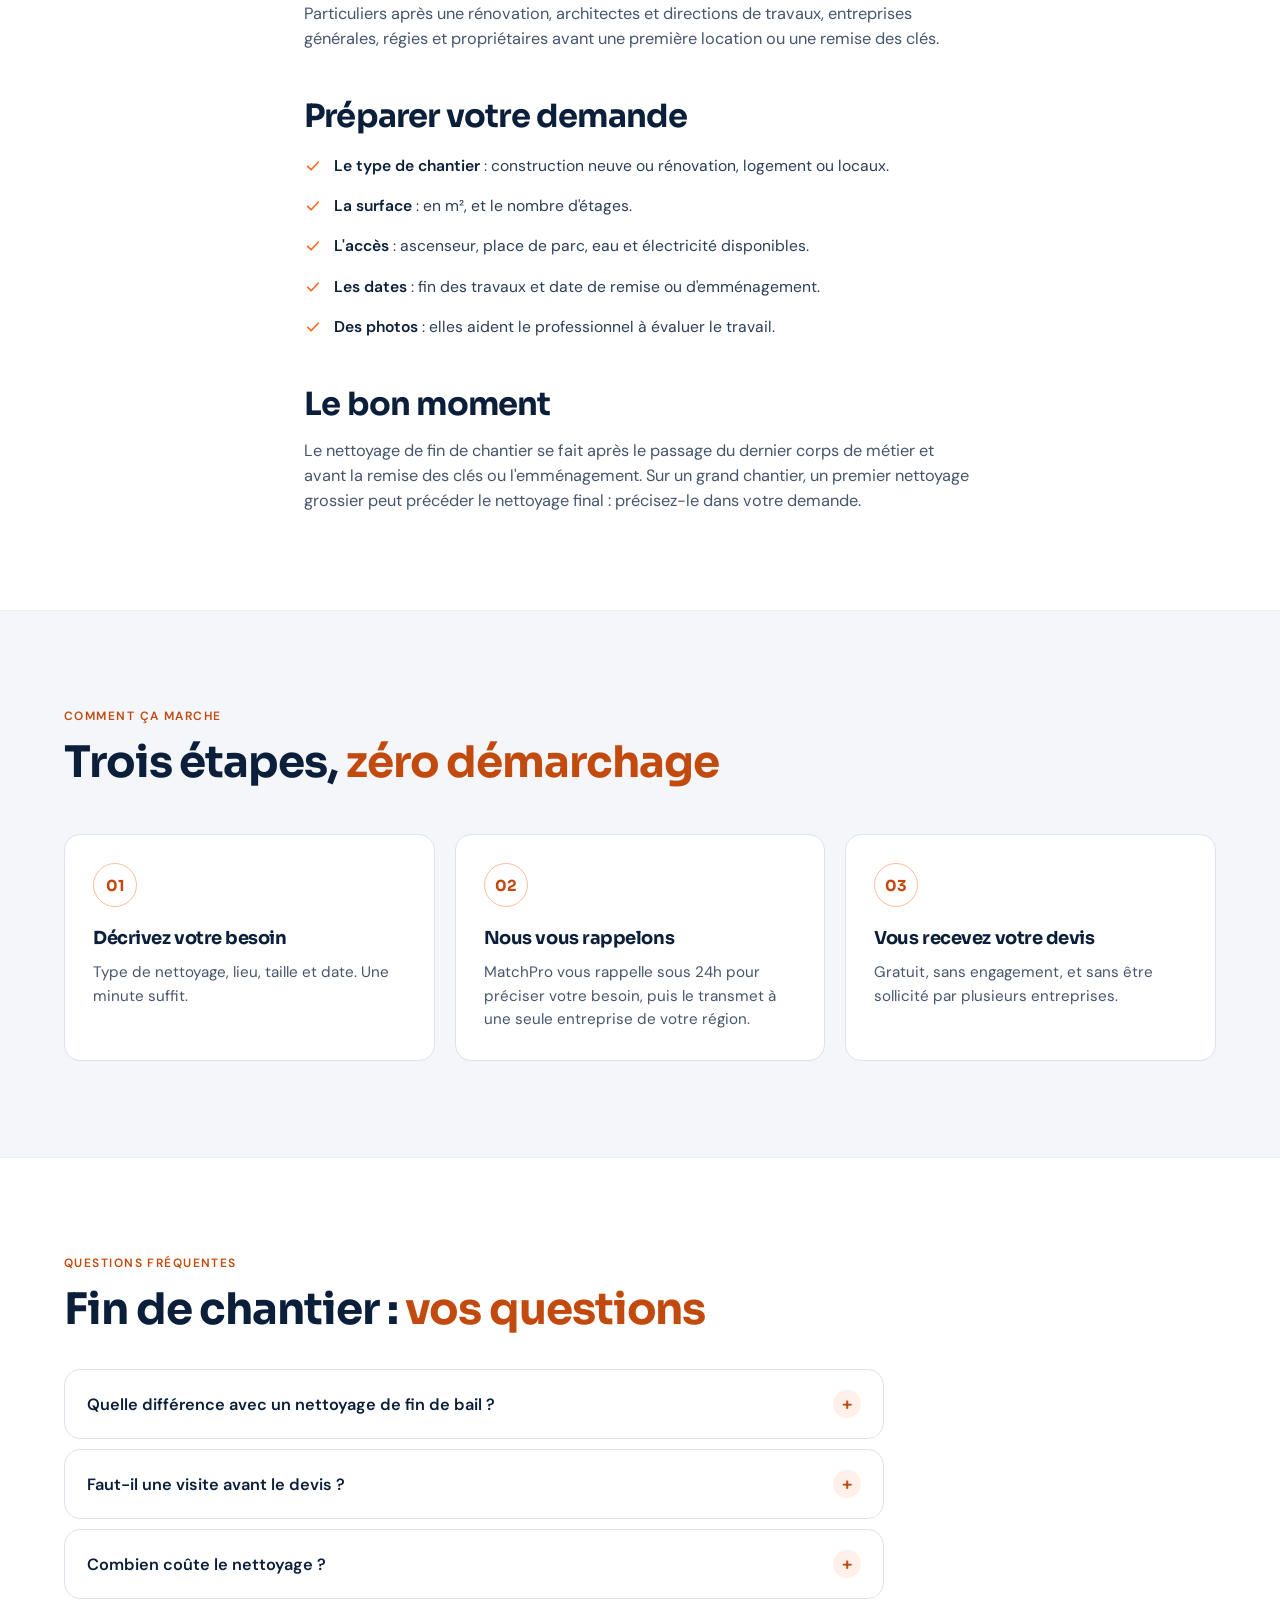
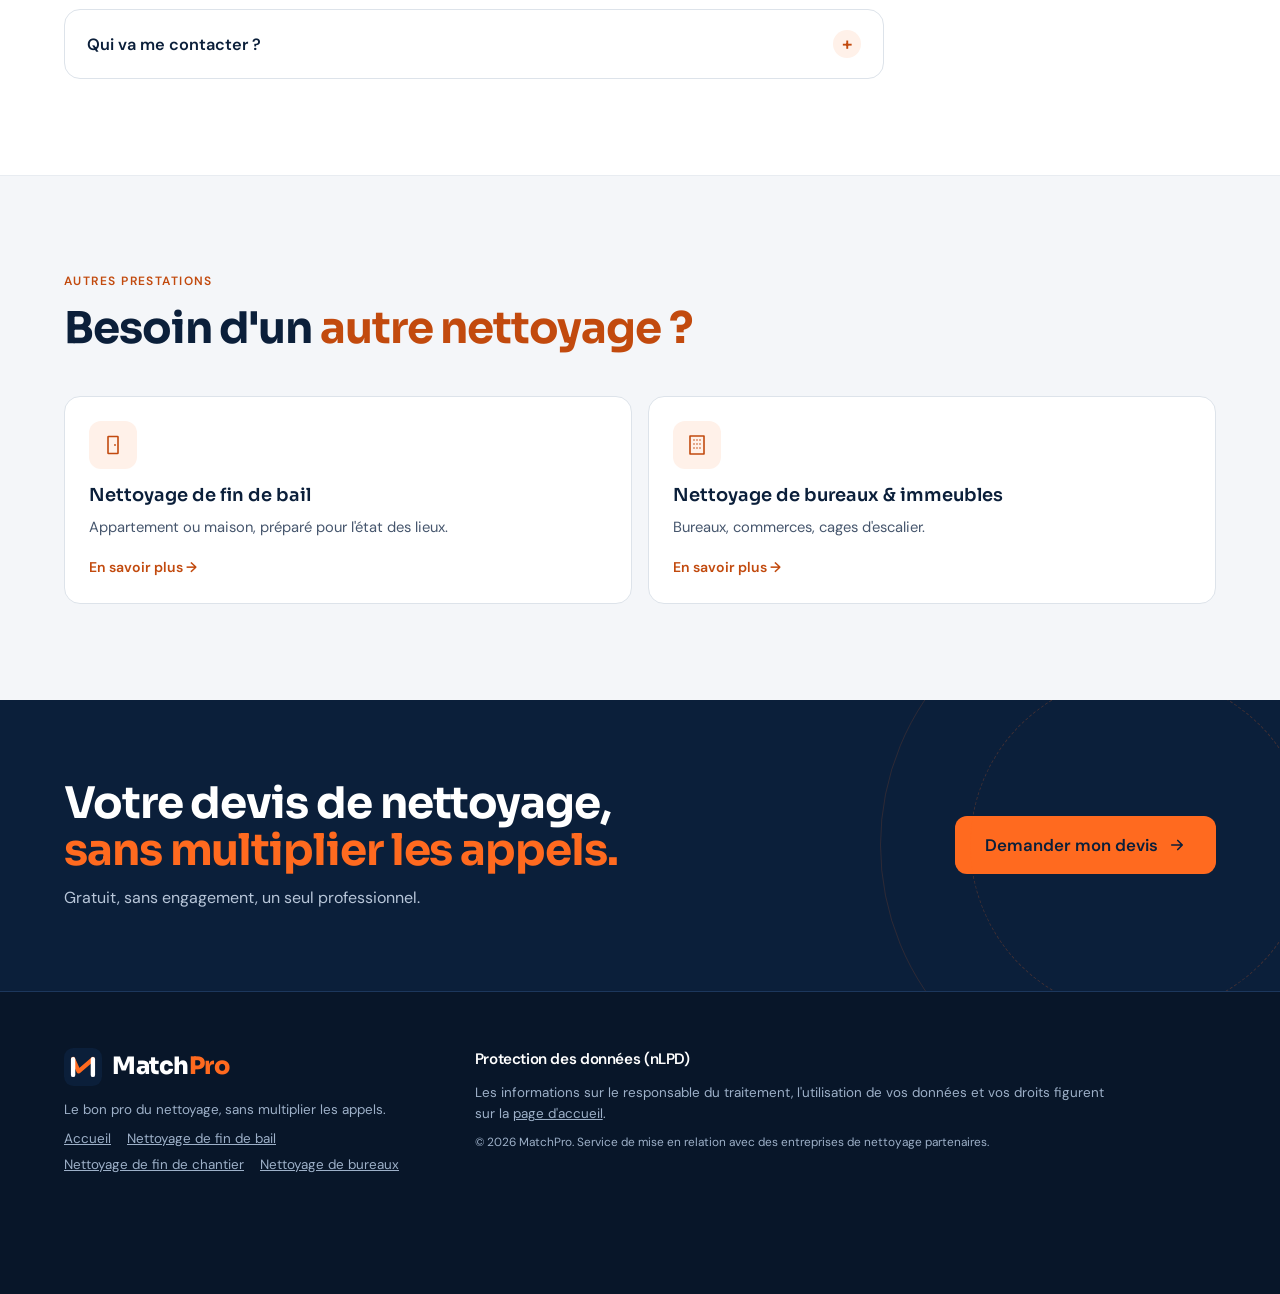
<file: site/nettoyage-fin-de-chantier/index.html>
<!DOCTYPE html>
<html lang="fr-CH">
<head>
<meta charset="UTF-8">
<meta name="viewport" content="width=device-width, initial-scale=1, viewport-fit=cover">
<title>Nettoyage de fin de chantier en Suisse romande | MatchPro</title>
<meta name="description" content="Construction neuve ou rénovation : nettoyage de fin de chantier en Suisse romande avant la remise des clés. Particuliers, architectes, entreprises. Devis gratuit, une seule entreprise contactée.">
<meta name="theme-color" content="#0B1F3A">
<!-- Domaine provisoire https://matchpro.ch : s'il change, le remplacer dans toutes les pages, sitemap.xml et robots.txt. -->
<link rel="canonical" href="https://matchpro.ch/nettoyage-fin-de-chantier/">
<meta property="og:type" content="website">
<meta property="og:site_name" content="MatchPro">
<meta property="og:locale" content="fr_CH">
<meta property="og:title" content="Nettoyage de fin de chantier en Suisse romande | MatchPro">
<meta property="og:description" content="Construction neuve ou rénovation : nettoyage de fin de chantier en Suisse romande avant la remise des clés. Particuliers, architectes, entreprises. Devis gratuit, une seule entreprise contactée.">
<meta property="og:url" content="https://matchpro.ch/nettoyage-fin-de-chantier/">
<meta property="og:image" content="https://matchpro.ch/matchpro-partage.png">
<meta property="og:image:width" content="1200">
<meta property="og:image:height" content="630">
<meta name="twitter:card" content="summary_large_image">
<script type="application/ld+json">
{
 "@context": "https://schema.org",
 "@type": "BreadcrumbList",
 "itemListElement": [
  {
   "@type": "ListItem",
   "position": 1,
   "name": "Accueil",
   "item": "https://matchpro.ch/"
  },
  {
   "@type": "ListItem",
   "position": 2,
   "name": "Nettoyage de fin de chantier",
   "item": "https://matchpro.ch/nettoyage-fin-de-chantier/"
  }
 ]
}
</script>
<link rel="icon" type="image/svg+xml" href="data:image/svg+xml,%3Csvg xmlns='http://www.w3.org/2000/svg' viewBox='0 0 48 48'%3E%3Crect width='48' height='48' rx='12' fill='%230B1F3A'/%3E%3Cpath d='M11.5 14l7 15.5 18-15.5' fill='none' stroke='%23FF6A1F' stroke-width='5.5' stroke-linecap='round' stroke-linejoin='round'/%3E%3Cpath d='M11.5 34V14M36.5 34V14' fill='none' stroke='%23fff' stroke-width='5.5' stroke-linecap='round' stroke-linejoin='round'/%3E%3C/svg%3E">
<link rel="preconnect" href="https://fonts.googleapis.com">
<link rel="preconnect" href="https://fonts.gstatic.com" crossorigin="">
<link href="https://fonts.googleapis.com/css2?family=DM+Sans:opsz,wght@9..40,400;9..40,500;9..40,600&amp;family=Sora:wght@500;600;700;800&amp;display=swap" rel="stylesheet">
<link rel="stylesheet" href="../assets/matchpro.css">
</head>
<body>

<svg width="0" height="0" style="position:absolute" aria-hidden="true">
  <defs>
    <symbol id="mp-icon" viewBox="0 0 48 48">
      <rect width="48" height="48" rx="12" fill="#0B1F3A"></rect>
      <path d="M11.5 14l7 15.5 18-15.5" fill="none" stroke="#FF6A1F" stroke-width="5.5" stroke-linecap="round" stroke-linejoin="round"></path>
      <path d="M11.5 34V14M36.5 34V14" fill="none" stroke="#fff" stroke-width="5.5" stroke-linecap="round" stroke-linejoin="round"></path>
    </symbol>
    <!-- Signe du logo (V orange, jambages blancs) dans un rond bleu nuit, pour les mentions « un seul pro de votre région » -->
    <symbol id="mp-mark-badge" viewBox="8.5 11 31 26">
      <path d="M11.5 14l7 15.5 18-15.5" fill="none" stroke="#FF6A1F" stroke-width="5.5" stroke-linecap="round" stroke-linejoin="round"></path>
      <path d="M11.5 34V14M36.5 34V14" fill="none" stroke="#FFFFFF" stroke-width="5.5" stroke-linecap="round" stroke-linejoin="round"></path>
    </symbol>
    <symbol id="pm-check" viewBox="0 0 24 24">
      <path d="M5 12.5l4.5 4.5L19 7" fill="none" stroke="currentColor" stroke-width="2.3" stroke-linecap="round" stroke-linejoin="round"></path>
    </symbol>
    <symbol id="pm-x" viewBox="0 0 24 24">
      <path d="M7 7l10 10M17 7L7 17" fill="none" stroke="currentColor" stroke-width="2.2" stroke-linecap="round"></path>
    </symbol>
    <symbol id="pm-arrow" viewBox="0 0 24 24">
      <path d="M5 12h14M13 6l6 6-6 6" fill="none" stroke="currentColor" stroke-width="2.2" stroke-linecap="round" stroke-linejoin="round"></path>
    </symbol>
  </defs>
</svg>

<header class="site">
  <div class="wrap header-row">
    <a href="../" class="logo" aria-label="MatchPro, accueil">
      <svg viewBox="0 0 48 48" aria-hidden="true"><use href="#mp-icon"/></svg>
      <span class="wordmark">Match<b>Pro</b></span>
    </a>
    <nav class="nav" aria-label="Navigation principale">
      <a href="../nettoyage-fin-de-bail/">Fin de bail</a><a href="../nettoyage-fin-de-chantier/" aria-current="page">Fin de chantier</a><a href="../nettoyage-bureaux/">Bureaux &amp; immeubles</a><a href="#faq">FAQ</a>
    </nav>
    <div class="header-actions">
      <a class="btn" href="../?service=chantier#devis">Devis gratuit</a>
    </div>
  </div>
</header>

<main>
<section class="hero">
  <div class="wrap hero-grid">
    <div class="hero-copy">
      <nav class="crumb" aria-label="Fil d'Ariane"><a href="../">Accueil</a> › Nettoyage de fin de chantier</nav>
      <div class="pill"><span class="dot"></span><span><span class="full">Suisse romande · </span>VD · GE · FR · VS · JU</span></div>
      <h1>Nettoyage de fin de chantier <em>en Suisse romande.</em></h1>
      <p class="hero-lede">Construction neuve ou rénovation : indiquez la surface et la date de fin des travaux. Nous vous rappelons sous 24h, puis une seule entreprise de votre région vous établit un devis.</p>
      <div class="cta-row"><a class="btn" href="../?service=chantier#devis">Demander mon devis<svg width="18" height="18" aria-hidden="true"><use href="#pm-arrow"/></svg></a><a class="btn ghost" href="#comment">Comment ça marche</a></div>
      <ul class="check-list"><li><svg width="18" height="18" aria-hidden="true"><use href="#pm-check"/></svg>Une seule entreprise contactée, pas quatre</li><li><svg width="18" height="18" aria-hidden="true"><use href="#pm-check"/></svg>Devis gratuit et sans engagement</li><li><svg width="18" height="18" aria-hidden="true"><use href="#pm-check"/></svg>Particuliers, régies et professionnels du bâtiment</li></ul>
      <p class="hero-note">MatchPro est un service de mise en relation : votre demande est transmise à une seule entreprise de nettoyage partenaire de votre région, qui établit le devis et réalise l'intervention.</p>
    </div>
    <div class="hero-side">
      <div class="pro-card"><h2>Ce que comprend généralement le nettoyage</h2><ul class="pro-list"><li><svg width="18" height="18" aria-hidden="true"><use href="#pm-check"/></svg><span><strong>Poussières fines</strong> : murs, radiateurs, prises.</span></li><li><svg width="18" height="18" aria-hidden="true"><use href="#pm-check"/></svg><span><strong>Sols</strong> : traces de plâtre et de peinture.</span></li><li><svg width="18" height="18" aria-hidden="true"><use href="#pm-check"/></svg><span><strong>Menuiseries</strong> : portes, cadres, armoires.</span></li><li><svg width="18" height="18" aria-hidden="true"><use href="#pm-check"/></svg><span><strong>Cuisine et sanitaires</strong> : silicone, colle, robinetterie.</span></li></ul></div>
    </div>
  </div>
</section>

<section class="block">
  <div class="wrap prose">
<h2>Pourquoi un nettoyage spécifique après travaux</h2>
<p>Après un chantier, la poussière fine se dépose partout, jusque dans les rails, les prises et l'intérieur des armoires. Des traces de plâtre, de peinture, de colle ou de silicone restent sur les sols, les vitres et les sanitaires. Le nettoyage de fin de chantier demande des méthodes et des produits adaptés, pour ne pas abîmer des surfaces neuves.</p>
<h2>Ce que comprend généralement le nettoyage</h2>
<ul class="pro-list"><li><svg width="18" height="18" aria-hidden="true"><use href="#pm-check"/></svg><span><strong>Poussières fines</strong> : murs, plinthes, radiateurs, prises et interrupteurs.</span></li><li><svg width="18" height="18" aria-hidden="true"><use href="#pm-check"/></svg><span><strong>Sols</strong> : aspiration fine, lavage, retrait des traces de plâtre et de peinture.</span></li><li><svg width="18" height="18" aria-hidden="true"><use href="#pm-check"/></svg><span><strong>Menuiseries</strong> : portes, cadres, armoires et placards dedans et dehors.</span></li><li><svg width="18" height="18" aria-hidden="true"><use href="#pm-check"/></svg><span><strong>Cuisine et sanitaires</strong> : appareils, robinetterie, résidus de silicone et de colle.</span></li><li><svg width="18" height="18" aria-hidden="true"><use href="#pm-check"/></svg><span><strong>Vitres, cadres et stores</strong> : en option dans le formulaire.</span></li><li><svg width="18" height="18" aria-hidden="true"><use href="#pm-check"/></svg><span><strong>Petits déchets</strong> : emballages et résidus légers : à préciser avec le professionnel.</span></li></ul>
<h2>Pour qui ?</h2>
<p>Particuliers après une rénovation, architectes et directions de travaux, entreprises générales, régies et propriétaires avant une première location ou une remise des clés.</p>
<h2>Préparer votre demande</h2>
<ul class="pro-list"><li><svg width="18" height="18" aria-hidden="true"><use href="#pm-check"/></svg><span><strong>Le type de chantier</strong> : construction neuve ou rénovation, logement ou locaux.</span></li><li><svg width="18" height="18" aria-hidden="true"><use href="#pm-check"/></svg><span><strong>La surface</strong> : en m², et le nombre d'étages.</span></li><li><svg width="18" height="18" aria-hidden="true"><use href="#pm-check"/></svg><span><strong>L'accès</strong> : ascenseur, place de parc, eau et électricité disponibles.</span></li><li><svg width="18" height="18" aria-hidden="true"><use href="#pm-check"/></svg><span><strong>Les dates</strong> : fin des travaux et date de remise ou d'emménagement.</span></li><li><svg width="18" height="18" aria-hidden="true"><use href="#pm-check"/></svg><span><strong>Des photos</strong> : elles aident le professionnel à évaluer le travail.</span></li></ul>
<h2>Le bon moment</h2>
<p>Le nettoyage de fin de chantier se fait après le passage du dernier corps de métier et avant la remise des clés ou l'emménagement. Sur un grand chantier, un premier nettoyage grossier peut précéder le nettoyage final : précisez-le dans votre demande.</p>
  </div>
</section>

<section class="block alt" id="comment">
  <div class="wrap">
    <div class="eyebrow">Comment ça marche</div>
    <h2>Trois étapes, <em>zéro démarchage</em></h2>
    <div class="steps-grid">
      <div class="step"><div class="num">01</div><h3>Décrivez votre besoin</h3><p>Type de nettoyage, lieu, taille et date. Une minute suffit.</p></div>
      <div class="step"><div class="num">02</div><h3>Nous vous rappelons</h3><p>MatchPro vous rappelle sous 24h pour préciser votre besoin, puis le transmet à une seule entreprise de votre région.</p></div>
      <div class="step"><div class="num">03</div><h3>Vous recevez votre devis</h3><p>Gratuit, sans engagement, et sans être sollicité par plusieurs entreprises.</p></div>
    </div>
  </div>
</section>

<section class="block" id="faq">
  <div class="wrap">
    <div class="eyebrow">Questions fréquentes</div>
    <h2>Fin de chantier : <em>vos questions</em></h2>
    <div class="faq"><details><summary>Quelle différence avec un nettoyage de fin de bail ?</summary><p>Le nettoyage de fin de chantier retire les résidus de travaux (poussière fine, plâtre, peinture, silicone), qui demandent des méthodes et des produits spécifiques. Le nettoyage de fin de bail prépare un logement déjà habité pour l'état des lieux.</p></details><details><summary>Faut-il une visite avant le devis ?</summary><p>Pour un chantier, une courte visite ou des photos permettent au professionnel d'évaluer le travail et d'établir un devis précis.</p></details><details><summary>Combien coûte le nettoyage ?</summary><p>Le prix dépend de la surface, de l'état des lieux, de la fréquence et des options (vitres, stores, balcon, cave). Il est fixé par le professionnel dans un devis gratuit, que vous êtes libre de refuser.</p></details><details><summary>Qui va me contacter ?</summary><p>D'abord MatchPro, sous 24h, pour préciser votre besoin. Ensuite une seule entreprise de nettoyage partenaire de votre région, qui établit le devis et réalise l'intervention.</p></details></div>
  </div>
</section>

<section class="block alt">
  <div class="wrap">
    <div class="eyebrow">Autres prestations</div>
    <h2>Besoin d'un <em>autre nettoyage ?</em></h2>
    <div class="service-grid"><a class="service-card" href="../nettoyage-fin-de-bail/"><svg class="ico-box" viewBox="0 0 24 24" fill="none" stroke="currentColor" stroke-width="1.6" stroke-linecap="round" stroke-linejoin="round" aria-hidden="true"><rect x="7" y="3.5" width="10" height="17" rx="0.5"/><circle cx="14" cy="12" r="0.9" fill="currentColor" stroke="none"/></svg><strong>Nettoyage de fin de bail</strong><span>Appartement ou maison, préparé pour l'état des lieux.</span><span class="go">En savoir plus →</span></a><a class="service-card" href="../nettoyage-bureaux/"><svg class="ico-box" viewBox="0 0 24 24" fill="none" stroke="currentColor" stroke-width="1.6" stroke-linecap="round" stroke-linejoin="round" aria-hidden="true"><rect x="5" y="3" width="14" height="18"/><path d="M9 7h.01M12 7h.01M15 7h.01M9 11h.01M12 11h.01M15 11h.01M9 15h.01M12 15h.01M15 15h.01"/></svg><strong>Nettoyage de bureaux &amp; immeubles</strong><span>Bureaux, commerces, cages d'escalier.</span><span class="go">En savoir plus →</span></a></div>
  </div>
</section>

<section class="final-cta">
  <div class="wrap">
    <div>
      <h2>Votre devis de nettoyage, <em>sans multiplier les appels.</em></h2>
      <p>Gratuit, sans engagement, un seul professionnel.</p>
    </div>
    <a class="btn" href="../?service=chantier#devis">Demander mon devis<svg width="18" height="18" aria-hidden="true"><use href="#pm-arrow"/></svg></a>
  </div>
</section>
</main>

<footer>
  <div class="wrap foot-grid">
    <div>
      <div class="logo" aria-hidden="true"><svg viewBox="0 0 48 48"><use href="#mp-icon"/></svg><span class="wordmark">Match<b>Pro</b></span></div>
      <p>Le bon pro du nettoyage, sans multiplier les appels.</p>
      <p class="foot-links"><a href="../">Accueil</a><a href="../nettoyage-fin-de-bail/">Nettoyage de fin de bail</a><a href="../nettoyage-fin-de-chantier/">Nettoyage de fin de chantier</a><a href="../nettoyage-bureaux/">Nettoyage de bureaux</a></p>
    </div>
    <div>
      <h3>Protection des données (nLPD)</h3>
      <p>Les informations sur le responsable du traitement, l'utilisation de vos données et vos droits figurent sur la <a href="../#confidentialite">page d'accueil</a>.</p>
      <p style="font-size:.74rem;">© 2026 MatchPro. Service de mise en relation avec des entreprises de nettoyage partenaires.</p>
    </div>
  </div>
</footer>

<div class="mobile-bar"><a class="btn" href="../?service=chantier#devis">Devis gratuit</a></div>
</body>
</html>
</file>
<file: site/assets/matchpro.css>
/* Styles des pages service MatchPro.
   Copie des styles de la landing (site/index.html, qui garde les siens dans la page) + ajouts en fin de fichier.
   Si le design de la landing change, reporter le changement ici. */
:root {
  --bg: #FFFFFF; --bg-alt: #F4F6F9; --surface: #FFFFFF; --surface-2: #EAEEF3; --footer: #081629;
  --line: #DDE3EA; --line-soft: #E8ECF1; --line-strong: #C3CDD9;
  --ink: #0B1F3A; --text-2: #2C3E57; --text-3: #46566D; --muted: #5B687B; --placeholder: #7D8898;
  --accent: #FF6A1F; --accent-hi: #FF8246; --accent-ink: #C24A0E; --accent-soft: #FFF1E9; --accent-line: rgba(255,106,31,.45);
  --navy: #0B1F3A;
  --warn: #B83A12; --warn-soft: #FDECE6;
  --shadow: 0 1px 2px rgba(11,31,58,.06), 0 18px 40px -18px rgba(11,31,58,.28);
  --radius: 16px;
  --font-body: 'DM Sans', system-ui, -apple-system, sans-serif;
  --font-display: 'Sora', 'DM Sans', system-ui, sans-serif;
  --font-logo: 'Sora', var(--font-body);
}
/* Zones sombres : hero, CTA final, footer */
.hero, .final-cta, footer, .pro-band {
  --bg: #0B1F3A; --bg-alt: #0E2544; --surface: #132C4F; --surface-2: #1B3A63;
  --line: #244371; --line-soft: #1C375C; --line-strong: #33598C;
  --ink: #FFFFFF; --text-2: #DCE4EF; --text-3: #B8C6D9; --muted: #9DB0C8; --placeholder: #8CA0BA;
  --accent-ink: #FF6A1F; --accent-soft: rgba(255,106,31,.14);
  --shadow: 0 24px 60px rgba(3,10,22,.5);
  color: var(--ink);
}
/* La carte formulaire redevient claire dans le hero */
.hero .form-card {
  --bg: #F4F6F9; --surface: #FFFFFF; --surface-2: #EAEEF3;
  --line: #DDE3EA; --line-soft: #E8ECF1; --line-strong: #C3CDD9;
  --ink: #0B1F3A; --text-2: #2C3E57; --text-3: #46566D; --muted: #5B687B; --placeholder: #7D8898;
  --accent-ink: #C24A0E; --accent-soft: #FFF1E9;
  color: var(--ink);
}
html { scroll-behavior: smooth; scroll-padding-top: 92px; }
*, *::before, *::after { box-sizing: border-box; }
body { margin: 0; background: var(--bg); color: var(--ink); font-family: var(--font-body); line-height: 1.55; -webkit-font-smoothing: antialiased; }
h1, h2, h3 { margin: 0; font-family: var(--font-display); font-weight: 700; letter-spacing: -0.025em; }
a { color: inherit; text-decoration: none; }
a:hover { color: var(--accent-ink); }
:focus-visible { outline: 2px solid var(--accent); outline-offset: 4px; border-radius: 8px; }
[hidden] { display: none !important; }
.wrap { width: 100%; max-width: 1280px; margin: 0 auto; padding: 0 64px; }
.eyebrow { font-size: .75rem; font-weight: 600; color: var(--accent-ink); text-transform: uppercase; letter-spacing: .12em; }
em { font-style: normal; color: var(--accent-ink); }

/* Sections */
section.block { padding: 96px 0; border-top: 1px solid var(--line-soft); }
section.block.alt { background: var(--bg-alt); }
section.block h2 { font-size: clamp(1.9rem, 3.4vw, 2.75rem); line-height: 1.08; margin-top: 14px; max-width: 20ch; }
p.sub { color: var(--text-3); margin: 16px 0 0; max-width: 56ch; font-size: 1.05rem; }

.demo-banner { display: none; background: var(--warn-soft); color: #8A2E12; border-bottom: 1px solid #F4C3B2; font-size: .8rem; text-align: center; padding: 7px 12px; }
.demo-banner.show { display: block; }
.noscript-note { margin: 0; padding: 10px 12px; border-radius: 10px; background: var(--warn-soft); color: #8A2E12; font-size: .86rem; }

/* Boutons */
.btn { display: inline-flex; align-items: center; justify-content: center; gap: 10px; min-height: 48px; padding: 0 22px; border-radius: 12px; border: 0; background: var(--accent); color: #0B1F3A; font: 600 .98rem var(--font-body); cursor: pointer; white-space: nowrap; transition: background .2s, transform .15s; }
.btn:hover { background: var(--accent-hi); color: #0B1F3A; }
.btn:active { transform: translateY(1px); }
.btn:disabled { opacity: .7; cursor: default; transform: none; }
.btn.ghost { background: transparent; color: var(--ink); border: 1px solid var(--line-strong); }
.btn.ghost:hover { border-color: var(--accent); color: var(--ink); }
.btn svg { flex-shrink: 0; }

/* Header */
header.site { position: sticky; top: 0; z-index: 20; background: rgba(255,255,255,.92); backdrop-filter: saturate(1.3) blur(12px); -webkit-backdrop-filter: saturate(1.3) blur(12px); border-bottom: 1px solid var(--line-soft); }
.header-row { height: 76px; display: flex; align-items: center; justify-content: space-between; gap: 24px; }
.logo { display: flex; align-items: center; gap: 10px; }
.logo svg { width: 38px; height: 38px; flex-shrink: 0; }
.wordmark { font-family: var(--font-logo); font-weight: 800; font-size: 24px; letter-spacing: -0.02em; color: var(--ink); }
.wordmark b { font-weight: 800; color: #FF6A1F; }
.nav { display: flex; gap: 36px; font-size: .94rem; }
.nav a { color: var(--text-2); }
.nav a:hover { color: var(--accent-ink); }
.header-actions { display: flex; align-items: center; gap: 18px; }
.header-tel { font-size: .92rem; font-weight: 600; white-space: nowrap; color: var(--accent-ink); }
.header-actions .btn { min-height: 44px; border-radius: 999px; padding: 0 20px; font-size: .92rem; }

/* Hero */
.hero { position: relative; overflow: hidden; background: var(--bg); }
.hero.has-photo { background: linear-gradient(90deg, rgba(11,31,58,.97) 0%, rgba(11,31,58,.88) 50%, rgba(11,31,58,.55) 100%), var(--hero-img) center / cover no-repeat; }
.hero-grid { display: grid; grid-template-columns: minmax(0, 1fr) minmax(0, 460px); gap: 56px; align-items: center; padding-top: 64px; padding-bottom: 72px; }
.hero-copy { display: flex; flex-direction: column; gap: 26px; min-width: 0; }
.pill { align-self: flex-start; display: inline-flex; align-items: center; gap: 10px; padding: 8px 16px; border: 1px solid var(--line-strong); border-radius: 999px; font-size: .88rem; color: var(--text-2); }
.dot { width: 8px; height: 8px; border-radius: 50%; background: var(--accent); flex-shrink: 0; }
.hero h1 { font-size: clamp(2.1rem, 3.7vw, 3.35rem); line-height: 1.08; letter-spacing: -0.03em; max-width: 17ch; }
.hero.is-open .hero-grid { align-items: start; }
.hero h1 em { display: block; }
.hero-lede { margin: 0; font-size: 1.15rem; line-height: 1.6; color: var(--text-3); max-width: 54ch; }

/* Étape 1 : barre de recherche */
.search { display: flex; align-items: stretch; padding: 8px; background: var(--surface); border: 1px solid var(--line); border-radius: 20px; }
.search .field { display: flex; flex-direction: column; gap: 4px; padding: 10px 16px; position: relative; min-width: 0; }
.search .field--svc { flex: 1.2; }
.search .field--npa { flex: 1; }
.search label { white-space: nowrap; font-size: .72rem; font-weight: 600; letter-spacing: .08em; text-transform: uppercase; color: var(--muted); }
.search select, .search input { background: transparent; border: 0; padding: 0; font: 500 1.05rem/1.3 var(--font-body); color: var(--ink); width: 100%; }
.search select { appearance: none; -webkit-appearance: none; padding-right: 28px; cursor: pointer; }
.search select:focus, .search input:focus { outline: none; }
.search .field:focus-within { background: rgba(255,255,255,.05); border-radius: 12px; }
.search .chev { position: absolute; right: 16px; bottom: 16px; pointer-events: none; }
.search .sep { width: 1px; background: var(--line); margin: 10px 0; }
.search .btn { min-height: 64px; padding: 0 22px; border-radius: 14px; font-size: 1.02rem; }
select option { background: var(--surface); color: var(--ink); }
::placeholder { color: var(--placeholder); }

.check-list { list-style: none; margin: 0; padding: 0; display: flex; flex-wrap: wrap; gap: 10px 26px; font-size: .95rem; color: var(--text-2); }
.check-list li { display: flex; align-items: center; gap: 8px; }
.check-list svg { color: var(--accent); flex-shrink: 0; }

.match-mini { display: none; align-items: center; gap: 14px; padding: 14px 16px; background: var(--surface); border: 1px solid var(--line); border-radius: 16px; }
.match-mini .ico { width: 52px; height: 52px; flex-shrink: 0; border-radius: 50%; background: #0B1F3A; border: 1px solid #2F5282; display: flex; align-items: center; justify-content: center; }
.match-mini strong { display: block; font-size: .95rem; font-weight: 600; }
.match-mini span { font-size: .84rem; color: var(--text-3); }

/* Illustration */
.hero-side { min-width: 0; }
.visual { position: relative; width: 100%; aspect-ratio: 560 / 580; }
.ring { position: absolute; border-radius: 50%; left: 50%; top: 50%; transform: translate(-50%, -50%); aspect-ratio: 1; }
.ring--1 { width: 92.8%; border: 1px solid rgba(255,106,31,.12); }
.ring--2 { width: 67.8%; border: 1px solid rgba(255,106,31,.18); }
.ring--3 { width: 42.8%; border: 1px dashed rgba(255,106,31,.28); animation: spin 60s linear infinite; }
@keyframes spin { to { transform: translate(-50%, -50%) rotate(360deg); } }
.links { position: absolute; inset: 0; width: 100%; height: 100%; }
.links path { animation: dash 3s linear infinite; }
@keyframes dash { to { stroke-dashoffset: -20; } }
.node { position: absolute; left: 50%; top: 50%; width: 22.8%; aspect-ratio: 1; transform: translate(-50%, -50%); border-radius: 50%; background: var(--surface); border: 1px solid var(--accent); display: flex; align-items: center; justify-content: center; color: var(--accent); box-shadow: 0 0 0 10px rgba(255,106,31,.06); }
.node svg { width: 52%; height: auto; }
.vcard { position: absolute; width: 56%; padding: 20px; background: var(--surface); border: 1px solid var(--line); border-radius: 18px; display: flex; flex-direction: column; gap: 12px; box-shadow: var(--shadow); }
.vcard--req { left: 0; top: 6%; animation: float 6s ease-in-out infinite; }
.vcard--pro { right: 0; top: 62%; gap: 14px; animation: float 6s ease-in-out -3s infinite; }
@keyframes float { 50% { transform: translateY(-8px); } }
.vkicker { display: flex; align-items: center; gap: 8px; font-size: .72rem; font-weight: 600; letter-spacing: .08em; text-transform: uppercase; color: var(--muted); }
.vkicker .dot { width: 7px; height: 7px; background: var(--accent-hi); }
.vtitle { font-family: var(--font-display); font-weight: 600; font-size: 1.15rem; line-height: 1.2; }
.vmeta { display: flex; flex-direction: column; gap: 6px; font-size: .86rem; color: var(--text-3); }
.vmeta div { display: flex; align-items: center; gap: 8px; min-width: 0; }
.vmeta span { overflow: hidden; text-overflow: ellipsis; white-space: nowrap; }
.pro-head { display: flex; align-items: center; gap: 12px; }
.avatar { width: 44px; height: 44px; border-radius: 50%; background: #0B1F3A; border: 1px solid #2F5282; display: flex; align-items: center; justify-content: center; flex-shrink: 0; }
.pro-name { font-size: .98rem; font-weight: 600; }
.pro-sub { font-size: .86rem; color: var(--text-3); }
.pro-foot { display: flex; align-items: center; justify-content: space-between; gap: 8px; padding-top: 14px; border-top: 1px solid var(--line); font-size: .86rem; color: var(--text-3); }
.badge { display: inline-flex; align-items: center; gap: 6px; padding: 6px 12px; border-radius: 999px; background: var(--accent); color: #0B1F3A; font-size: .8rem; font-weight: 600; }

/* Carte formulaire (étapes 2 et 3) */
.form-card { display: none; background: var(--surface); border: 1px solid var(--line); border-radius: 22px; padding: clamp(20px, 4vw, 30px); box-shadow: var(--shadow); }
.hero.is-open .form-card { display: block; }
.hero.is-open .visual, .hero.is-open .match-mini { display: none !important; }
.form-card h2 { font-size: 1.4rem; line-height: 1.2; }
.form-card h2:focus { outline: none; }
.form-card .sub { font-size: .9rem; color: var(--text-3); margin: 8px 0 0; }
.recap { margin-top: 18px; display: flex; align-items: center; justify-content: space-between; gap: 12px; padding: 6px 6px 6px 16px; background: var(--bg); border: 1px solid var(--line); border-radius: 12px; font-size: .9rem; }
.recap span { display: flex; align-items: center; gap: 8px; min-width: 0; overflow: hidden; text-overflow: ellipsis; white-space: nowrap; }
.link-btn { min-height: 40px; padding: 0 12px; border: 0; background: transparent; color: var(--accent-ink); font: 600 .86rem var(--font-body); text-decoration: underline; text-underline-offset: 3px; cursor: pointer; border-radius: 8px; flex-shrink: 0; }
.progress { margin-top: 18px; }
.progress-label { display: flex; justify-content: space-between; font-size: .76rem; color: var(--muted); font-weight: 500; }
.progress-bar { height: 6px; background: var(--surface-2); border-radius: 99px; margin-top: 8px; overflow: hidden; }
.progress-bar span { display: block; height: 100%; width: 33%; background: var(--accent); border-radius: 99px; transition: width .3s ease; }
#leadForm { margin-top: 20px; }
fieldset.pane { border: none; margin: 0; padding: 0; display: flex; flex-direction: column; gap: 14px; min-width: 0; }
.q { font-size: .92rem; font-weight: 600; color: var(--ink); padding: 0; margin-bottom: 2px; }
.form-card .field { display: flex; flex-direction: column; gap: 6px; }
.form-card .field > label, .field-label { font-size: .8rem; color: var(--text-3); font-weight: 500; }
.row-2 { display: grid; grid-template-columns: 1fr 1fr; gap: 12px; }
@media (max-width: 420px) { .row-2 { grid-template-columns: 1fr; } }
.form-card input, .form-card select, .form-card textarea { font: inherit; font-size: 16px; padding: 12px 13px; border: 1px solid var(--line); border-radius: 10px; background: var(--bg); color: var(--ink); width: 100%; transition: border-color .15s, box-shadow .15s; color-scheme: light; }
.form-card select { appearance: none; -webkit-appearance: none; padding-right: 36px; background: var(--bg) url("data:image/svg+xml,%3Csvg xmlns='http://www.w3.org/2000/svg' viewBox='0 0 24 24' fill='none' stroke='%235B687B' stroke-width='2' stroke-linecap='round'%3E%3Cpath d='M6 9l6 6 6-6'/%3E%3C/svg%3E") right 12px center / 16px no-repeat; }
.form-card input:hover, .form-card select:hover, .form-card textarea:hover { border-color: var(--line-strong); }
.form-card input:focus, .form-card select:focus, .form-card textarea:focus { outline: none; border-color: var(--accent); box-shadow: 0 0 0 4px var(--accent-soft); }
textarea { resize: vertical; min-height: 76px; }
.tiles { display: grid; grid-template-columns: 1fr 1fr; gap: 8px; }
.tile { position: relative; }
.tile input { position: absolute; opacity: 0; width: 1px; height: 1px; }
.tile label { display: flex; align-items: center; height: 100%; min-height: 48px; padding: 10px 12px; border: 1px solid var(--line); border-radius: 10px; background: var(--bg); font-size: .88rem; font-weight: 500; color: var(--ink); cursor: pointer; transition: border-color .15s, background .15s; }
.tile label:hover { border-color: var(--line-strong); }
.tile input:checked + label { border-color: var(--accent); background: var(--accent-soft); box-shadow: inset 0 0 0 1px var(--accent); }
.tile input:focus-visible + label { box-shadow: 0 0 0 4px var(--accent-soft), inset 0 0 0 1px var(--accent); }
.form-nav { display: flex; gap: 10px; margin-top: 4px; }
.form-nav .btn { flex: 1; min-height: 52px; }
.form-nav .btn.ghost { flex: 0 0 auto; }
.optional { font-weight: 400; color: var(--muted); }
.consent { display: flex; gap: 10px; align-items: flex-start; font-size: .8rem; color: var(--text-3); line-height: 1.45; cursor: pointer; }
.consent input { width: 18px !important; height: 18px; flex-shrink: 0; margin-top: 1px; padding: 0 !important; accent-color: var(--accent); }
.consent a { color: var(--accent-ink); text-decoration: underline; }
.hp { position: absolute; left: -9999px; width: 1px; height: 1px; overflow: hidden; }
.form-error { display: none; font-size: .86rem; color: #8A2E12; background: var(--warn-soft); border: 1px solid #F4C3B2; padding: 10px 12px; border-radius: 10px; }
.form-error.show { display: block; }
.addon { display: flex; gap: 12px; align-items: flex-start; padding: 13px 14px; border: 1px solid var(--accent-line); border-radius: 10px; background: var(--accent-soft); cursor: pointer; }
.addon input { width: 20px !important; height: 20px; flex-shrink: 0; margin: 1px 0 0; padding: 0 !important; accent-color: var(--accent); }
.addon strong { display: block; font-size: .92rem; font-weight: 600; }
.addon small { display: block; font-size: .8rem; color: var(--text-3); margin-top: 2px; }
.success { display: none; }
.success.show { display: block; }
.success .check { width: 56px; height: 56px; border-radius: 50%; background: var(--accent); color: #0B1F3A; display: flex; align-items: center; justify-content: center; margin-bottom: 18px; box-shadow: 0 0 0 8px var(--accent-soft); }
.success ol { padding-left: 18px; font-size: .94rem; color: var(--text-3); margin: 18px 0 0; }
.success li + li { margin-top: 8px; }

/* Bandeau services du hero */
.strip { border-top: 1px solid var(--line-soft); }
.strip .wrap { display: flex; align-items: center; gap: 12px; padding-top: 24px; padding-bottom: 24px; flex-wrap: wrap; }
.strip-label { font-size: .78rem; font-weight: 600; letter-spacing: .08em; text-transform: uppercase; color: var(--muted); margin-right: 10px; }
.chip { display: inline-flex; align-items: center; gap: 8px; min-height: 44px; padding: 0 18px; border: 1px solid var(--line); border-radius: 999px; font-size: .94rem; color: var(--ink); transition: border-color .2s; }
a.chip:hover { border-color: var(--accent); color: var(--ink); }
.chip svg { width: 18px; height: 18px; color: var(--accent-ink); flex-shrink: 0; }

/* Services */
.service-grid { margin-top: 44px; display: grid; grid-template-columns: repeat(auto-fit, minmax(220px, 1fr)); gap: 16px; }
.service-card { display: flex; flex-direction: column; gap: 10px; padding: 24px; border: 1px solid var(--line); border-radius: var(--radius); background: var(--surface); transition: border-color .2s, transform .2s; }
.service-card:hover { border-color: var(--accent-line); transform: translateY(-3px); color: var(--ink); }
/* Écrans tactiles : la carte ne reste pas « soulevée » après un toucher */
@media (hover: none) { .service-card:hover { transform: none; border-color: var(--line); } }
.ico-box { width: 48px; height: 48px; padding: 12px; border-radius: 12px; background: var(--accent-soft); color: var(--accent-ink); flex-shrink: 0; }
.service-card strong { font-family: var(--font-display); font-weight: 600; font-size: 1.12rem; line-height: 1.2; margin-top: 6px; }
.service-card span { font-size: .92rem; color: var(--text-3); }
.service-card .go { font-size: .88rem; font-weight: 600; color: var(--accent-ink); margin-top: auto; padding-top: 8px; }
.option-strip { margin-top: 16px; display: flex; align-items: center; gap: 16px; padding: 20px 24px; border-radius: var(--radius); background: var(--accent-soft); border: 1px solid var(--accent-line); }
.option-strip .ico-box { background: var(--bg); }
.option-strip strong { display: block; font-family: var(--font-display); font-weight: 600; font-size: 1.05rem; }
.option-strip span { font-size: .92rem; color: var(--text-3); }

/* Pourquoi un seul pro */
.compare-grid { margin-top: 44px; display: grid; grid-template-columns: repeat(2, minmax(0, 1fr)); gap: 18px; }
.cmp { position: relative; padding: 30px; border-radius: var(--radius); border: 1px solid var(--line); background: var(--surface); }
.cmp.us { border-color: var(--accent-line); box-shadow: var(--shadow); }
.cmp-label { font-size: .78rem; font-weight: 600; letter-spacing: .08em; text-transform: uppercase; color: var(--muted); }
.cmp.us .cmp-label { color: var(--accent-ink); }
.cmp-num { margin-top: 10px; font-family: var(--font-display); font-weight: 800; font-size: clamp(2rem, 4vw, 2.8rem); letter-spacing: -0.03em; line-height: 1; color: var(--muted); }
.cmp.us .cmp-num { color: var(--ink); }
.cmp.us .cmp-num span { color: var(--accent-ink); }
.cmp ul { list-style: none; margin: 22px 0 0; padding: 0; display: grid; gap: 12px; }
.cmp li { display: flex; gap: 10px; align-items: flex-start; font-size: .97rem; color: var(--text-2); }
.cmp li svg { flex-shrink: 0; margin-top: 3px; }
.cmp.them li svg { color: var(--muted); }
.cmp.us li svg { color: var(--accent-ink); }

/* Prix indicatifs */
.price-grid { margin-top: 44px; display: grid; grid-template-columns: repeat(auto-fit, minmax(320px, 1fr)); gap: 16px; }
.price-card { padding: 24px; border: 1px solid var(--line); border-radius: var(--radius); background: var(--surface); display: flex; flex-direction: column; gap: 16px; transition: border-color .2s, box-shadow .2s; }
.price-card.is-active { border-color: var(--accent); box-shadow: inset 0 0 0 1px var(--accent), var(--shadow); }
.price-head { display: flex; align-items: center; gap: 12px; }
.price-head .ico-box { width: 40px; height: 40px; padding: 10px; }
.price-card h3 { font-size: 1.05rem; line-height: 1.25; }
.price-card dl { margin: 0; display: grid; gap: 10px; }
.price-row { display: flex; justify-content: space-between; align-items: baseline; gap: 12px; padding-bottom: 10px; border-bottom: 1px dashed var(--line); font-size: .92rem; }
.price-row dt { color: var(--text-3); }
.price-row dd { margin: 0; font-weight: 600; white-space: nowrap; color: var(--ink); }
.price-card .go { margin-top: auto; font-size: .88rem; font-weight: 600; color: var(--accent-ink); }
.price-foot { margin-top: 20px; display: flex; flex-wrap: wrap; align-items: center; justify-content: space-between; gap: 16px 24px; }
.price-note { margin: 0; font-size: .86rem; color: var(--muted); max-width: 70ch; }
.price-extra { display: inline-flex; align-items: center; gap: 8px; font-size: .9rem; color: var(--text-2); }
.price-extra svg { width: 18px; height: 18px; color: var(--accent-ink); }

/* Professionnels du bâtiment */
.pro-band { background: var(--bg); padding: 96px 0; }
.pro-grid { display: grid; grid-template-columns: minmax(0, 1.05fr) minmax(0, .95fr); gap: 56px; align-items: center; }
.pro-band h2 { font-size: clamp(1.9rem, 3.4vw, 2.75rem); line-height: 1.08; margin-top: 14px; max-width: 18ch; }
.pro-band .btn { margin-top: 28px; }
.pro-card { padding: 28px; border-radius: var(--radius); background: var(--surface); border: 1px solid var(--line); }
.pro-list { list-style: none; margin: 0; padding: 0; display: grid; gap: 16px; }
.pro-list li { display: flex; gap: 12px; align-items: flex-start; color: var(--text-2); font-size: .98rem; }
.pro-list li svg { flex-shrink: 0; margin-top: 3px; color: var(--accent); }
.pro-list strong { color: var(--ink); font-weight: 600; }

/* Note avis (uniquement si CONFIG.avis est renseigné) */
.rating { display: inline-flex; align-items: center; gap: 8px; font-size: .92rem; color: var(--text-2); }
.rating .stars { color: var(--accent); letter-spacing: 2px; }
.rating strong { color: var(--ink); }
.foot-contact { margin-top: 12px; }

/* Étapes */
.steps-grid { margin-top: 48px; display: grid; grid-template-columns: repeat(3, minmax(0, 1fr)); gap: 20px; }
.step { padding: 28px; border-radius: var(--radius); background: var(--surface); border: 1px solid var(--line); }
.step .num { display: inline-flex; align-items: center; justify-content: center; width: 44px; height: 44px; border-radius: 50%; border: 1px solid var(--accent-line); color: var(--accent-ink); font-family: var(--font-display); font-weight: 700; font-size: .95rem; }
.step h3 { font-size: 1.12rem; margin-top: 18px; }
.step p { font-size: .95rem; color: var(--text-3); margin: 8px 0 0; }

/* Zone */
.chip-row { margin-top: 32px; display: flex; flex-wrap: wrap; gap: 8px; }
.chip-row .chip { min-height: 40px; font-size: .9rem; padding: 0 16px; background: var(--surface); }

/* Témoignages */
.testi-grid { margin-top: 40px; display: grid; grid-template-columns: repeat(auto-fit, minmax(260px, 1fr)); gap: 18px; }
.testi { margin: 0; padding: 28px; background: var(--surface); border: 1px solid var(--line); border-radius: var(--radius); }
.testi p { margin: 0; font-family: var(--font-display); font-weight: 500; font-size: 1.02rem; line-height: 1.45; }
.testi cite { display: block; margin-top: 16px; font-style: normal; font-size: .84rem; font-weight: 600; color: var(--muted); }

/* FAQ */
.faq { margin-top: 36px; max-width: 820px; display: grid; gap: 10px; }
.faq details { border: 1px solid var(--line); border-radius: var(--radius); padding: 20px 22px; background: var(--surface); transition: border-color .15s; }
.faq details[open] { border-color: var(--accent-line); }
.faq summary { cursor: pointer; font-weight: 600; font-size: 1.02rem; list-style: none; display: flex; justify-content: space-between; align-items: center; gap: 16px; }
.faq summary::-webkit-details-marker { display: none; }
.faq summary::after { content: "+"; flex-shrink: 0; width: 28px; height: 28px; border-radius: 50%; display: inline-flex; align-items: center; justify-content: center; background: var(--accent-soft); color: var(--accent-ink); font-size: 1.15rem; line-height: 1; transition: transform .2s; }
.faq details[open] summary::after { transform: rotate(45deg); }
.faq details p { margin: 12px 0 0; color: var(--text-3); font-size: .96rem; max-width: 66ch; }

/* CTA final */
.final-cta { position: relative; overflow: hidden; background: var(--bg); }
.final-cta::before, .final-cta::after { content: ""; position: absolute; border-radius: 50%; border: 1px solid rgba(255,106,31,.14); right: -120px; top: 50%; transform: translateY(-50%); pointer-events: none; }
.final-cta::before { width: 520px; height: 520px; }
.final-cta::after { width: 340px; height: 340px; right: -30px; border-style: dashed; border-color: rgba(255,106,31,.22); }
.final-cta .wrap { position: relative; padding-top: 80px; padding-bottom: 80px; display: flex; flex-wrap: wrap; align-items: center; justify-content: space-between; gap: 28px; }
.final-cta h2 { font-size: clamp(1.8rem, 3.4vw, 2.75rem); line-height: 1.08; max-width: 18ch; }
.final-cta p { margin: 12px 0 0; color: var(--text-3); }
.final-cta .btn { min-height: 58px; padding: 0 30px; font-size: 1.05rem; }

/* Footer */
footer { padding: 56px 0 110px; font-size: .84rem; color: var(--muted); background: var(--footer); border-top: 1px solid var(--line-soft); }
footer h3 { font-family: var(--font-body); font-size: .95rem; font-weight: 600; color: var(--ink); margin-bottom: 12px; }
.foot-grid { display: grid; grid-template-columns: 1fr 2fr; gap: 40px; }
footer p { margin: 0 0 8px; max-width: 72ch; }
footer .logo { margin-bottom: 14px; }
footer a { text-decoration: underline; }

/* Barre mobile fixe */
.mobile-bar { display: none; }

/* Responsive */
@media (max-width: 1180px) {
  .wrap { padding: 0 40px; }
  .nav { gap: 24px; }
  .hero-grid { gap: 40px; grid-template-columns: minmax(0, 1fr) minmax(0, 420px); }
  .search { flex-wrap: wrap; }
  .search .btn { flex: 1 0 100%; min-height: 56px; margin-top: 6px; }
}
@media (max-width: 980px) {
  .nav { display: none; }
  .hero-grid { grid-template-columns: 1fr; padding-top: 40px; padding-bottom: 48px; gap: 28px; }
  .hero-copy { max-width: 680px; }
  .visual { display: none; }
  .match-mini { display: flex; }
  .form-card { max-width: 680px; }
  .steps-grid { grid-template-columns: 1fr; }
  .foot-grid { grid-template-columns: 1fr; }
  .compare-grid, .pro-grid { grid-template-columns: minmax(0, 1fr); }
  .pro-grid { gap: 32px; }
}
@media (max-width: 640px) {
  .wrap { padding: 0 20px; }
  section.block { padding: 64px 0; }
  .header-row { height: 64px; }
  .logo svg { width: 36px; height: 25px; }
  .wordmark { font-size: 18px; }
  .header-tel, .header-actions .btn { display: none; }
  .hero-grid { padding-top: 24px; padding-bottom: 32px; }
  .hero-copy { gap: 18px; }
  .pill { font-size: .8rem; padding: 6px 12px; }
  .pill .full { display: none; }
  .hero h1 em { display: inline; }
  .hero-lede { font-size: 1rem; }
  .search { flex-direction: column; border-radius: 18px; }
  .search .field { padding: 10px 12px; }
  .search .chev { right: 14px; bottom: 14px; }
  .search .sep { width: auto; height: 1px; margin: 0 12px; }
  .search .btn { min-height: 56px; margin-top: 6px; border-radius: 12px; }
  .check-list { flex-direction: column; gap: 8px; font-size: .9rem; }
  .strip .wrap { flex-wrap: nowrap; overflow-x: auto; padding-top: 16px; padding-bottom: 20px; scrollbar-width: none; }
  .strip .wrap::-webkit-scrollbar { display: none; }
  .strip-label { display: none; }
  .strip .chip { flex-shrink: 0; font-size: .88rem; padding: 0 16px; }
  .service-grid, .price-grid { grid-template-columns: 1fr; }
  .price-grid .price-row dt { min-width: 0; }
  .pro-band { padding: 64px 0; }
  .cmp, .pro-card { padding: 22px; }
  .final-cta .wrap { padding-top: 56px; padding-bottom: 56px; }
  .final-cta .btn { width: 100%; }
  .mobile-bar { display: flex; gap: 8px; position: fixed; left: 0; right: 0; bottom: 0; z-index: 30; padding: 10px 12px calc(10px + env(safe-area-inset-bottom, 0px)); background: rgba(255,255,255,.95); backdrop-filter: blur(10px); -webkit-backdrop-filter: blur(10px); border-top: 1px solid var(--line); transition: transform .2s ease; }
  .mobile-bar.hide { transform: translateY(110%); }
  .mobile-bar .btn { flex: 1; min-height: 50px; }
  .mobile-bar .btn.ghost { flex: 0 0 auto; }
}
/* Très petits écrans : le bouton du bloc « professionnels » peut passer sur deux lignes au lieu de dépasser */
@media (max-width: 359px) { .pro-band .btn { white-space: normal; text-align: center; padding-block: 12px; } }
@media (prefers-reduced-motion: reduce) {
  html { scroll-behavior: auto; }
  *, *::before, *::after { animation: none !important; transition: none !important; }
}

/* ===== Ajouts : pages service ===== */
.cta-row { display: flex; flex-wrap: wrap; gap: 12px; }
.hero-note { margin: 0; font-size: .88rem; color: var(--text-3); border-left: 2px solid var(--accent); padding-left: 14px; max-width: 58ch; }
.hero .pro-card h2 { font-size: 1.15rem; margin: 0 0 18px; }
.crumb { font-size: .84rem; color: var(--muted); }
.crumb a { text-decoration: underline; text-underline-offset: 3px; }
.prose { max-width: 800px; }
section.block .prose h2 { font-size: clamp(1.5rem, 2.6vw, 2rem); max-width: 28ch; margin-top: 48px; }
section.block .prose h2:first-child { margin-top: 14px; }
.prose p { color: var(--text-3); font-size: 1.02rem; margin: 16px 0 0; max-width: 68ch; }
.prose .pro-list { margin-top: 20px; }
.prose strong { color: var(--ink); font-weight: 600; }
.foot-links { display: flex; flex-wrap: wrap; gap: 6px 16px; }
@media (max-width: 640px) { .cta-row .btn { flex: 1 1 100%; } }

/* Page 404 : liens vers les pages service, soulignés pour être reconnus comme des liens */
.liens-404 a { text-decoration: underline; text-underline-offset: 3px; }
</file>
